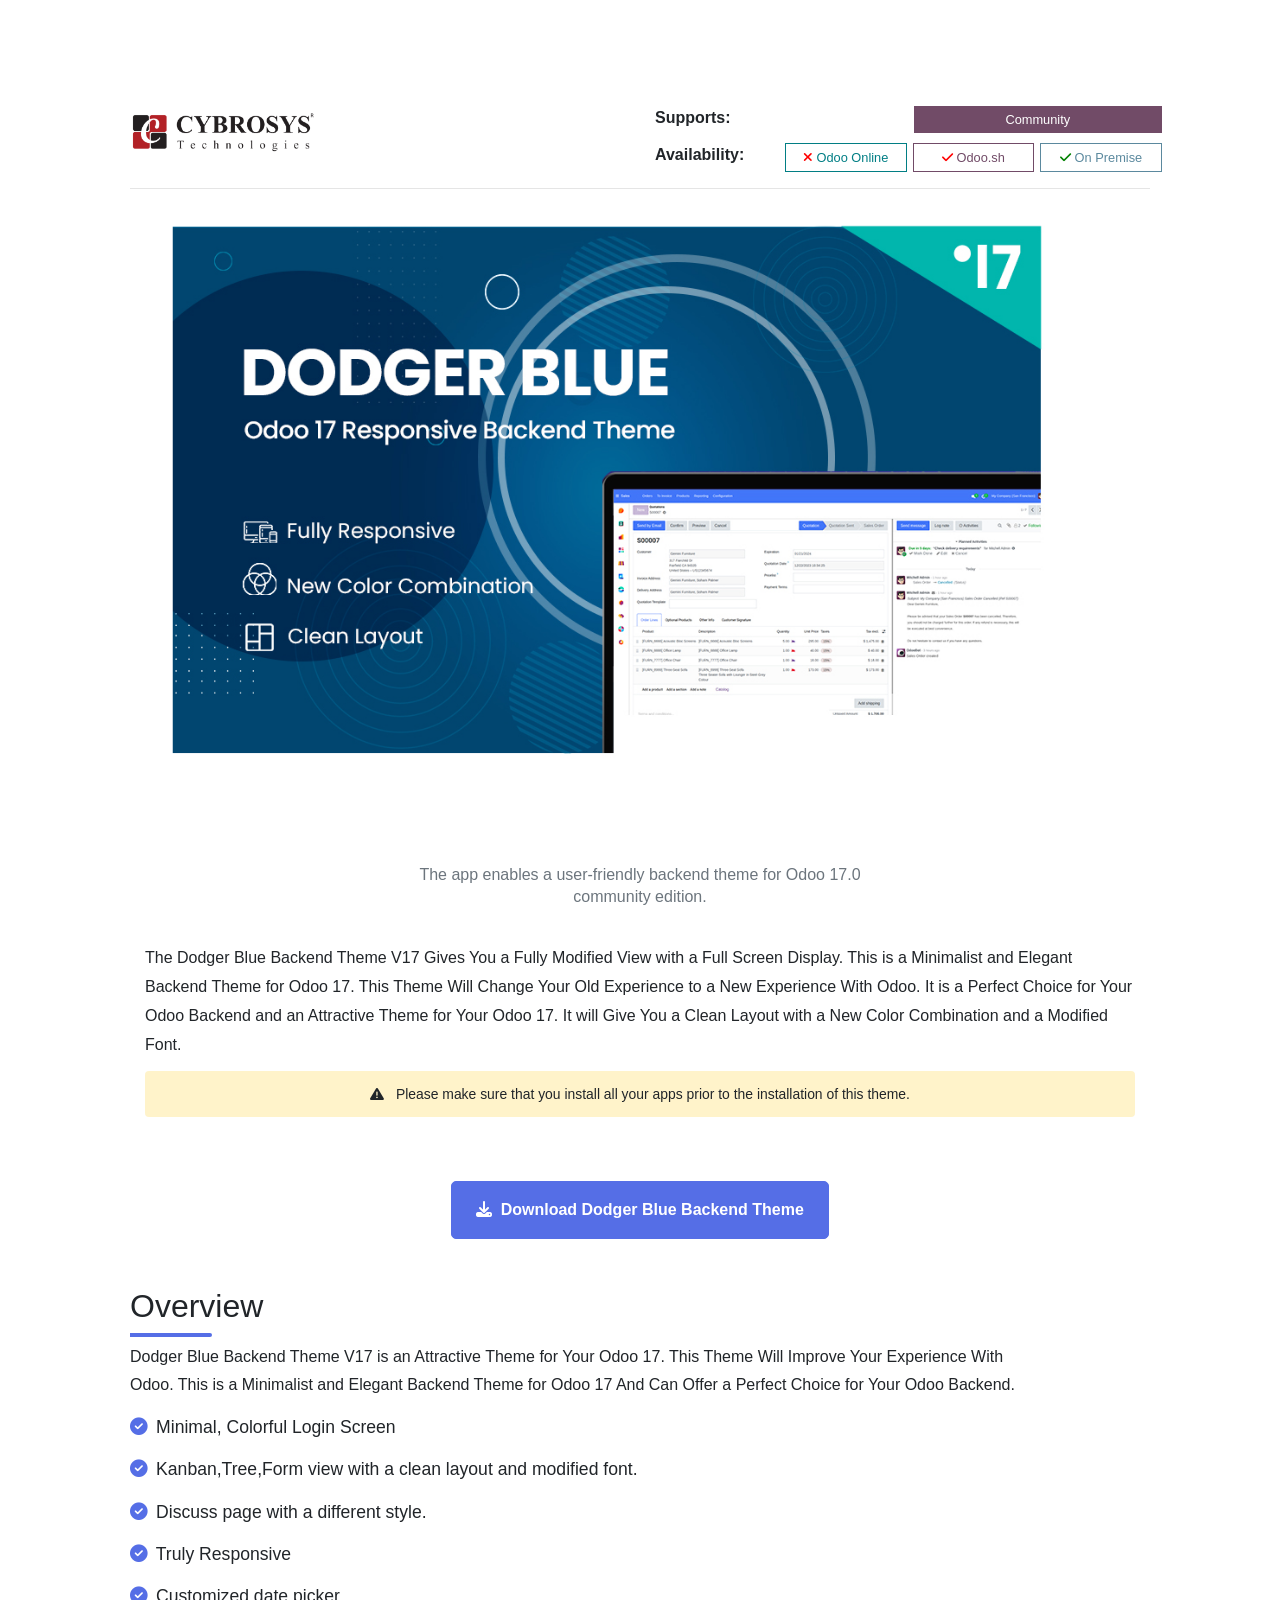
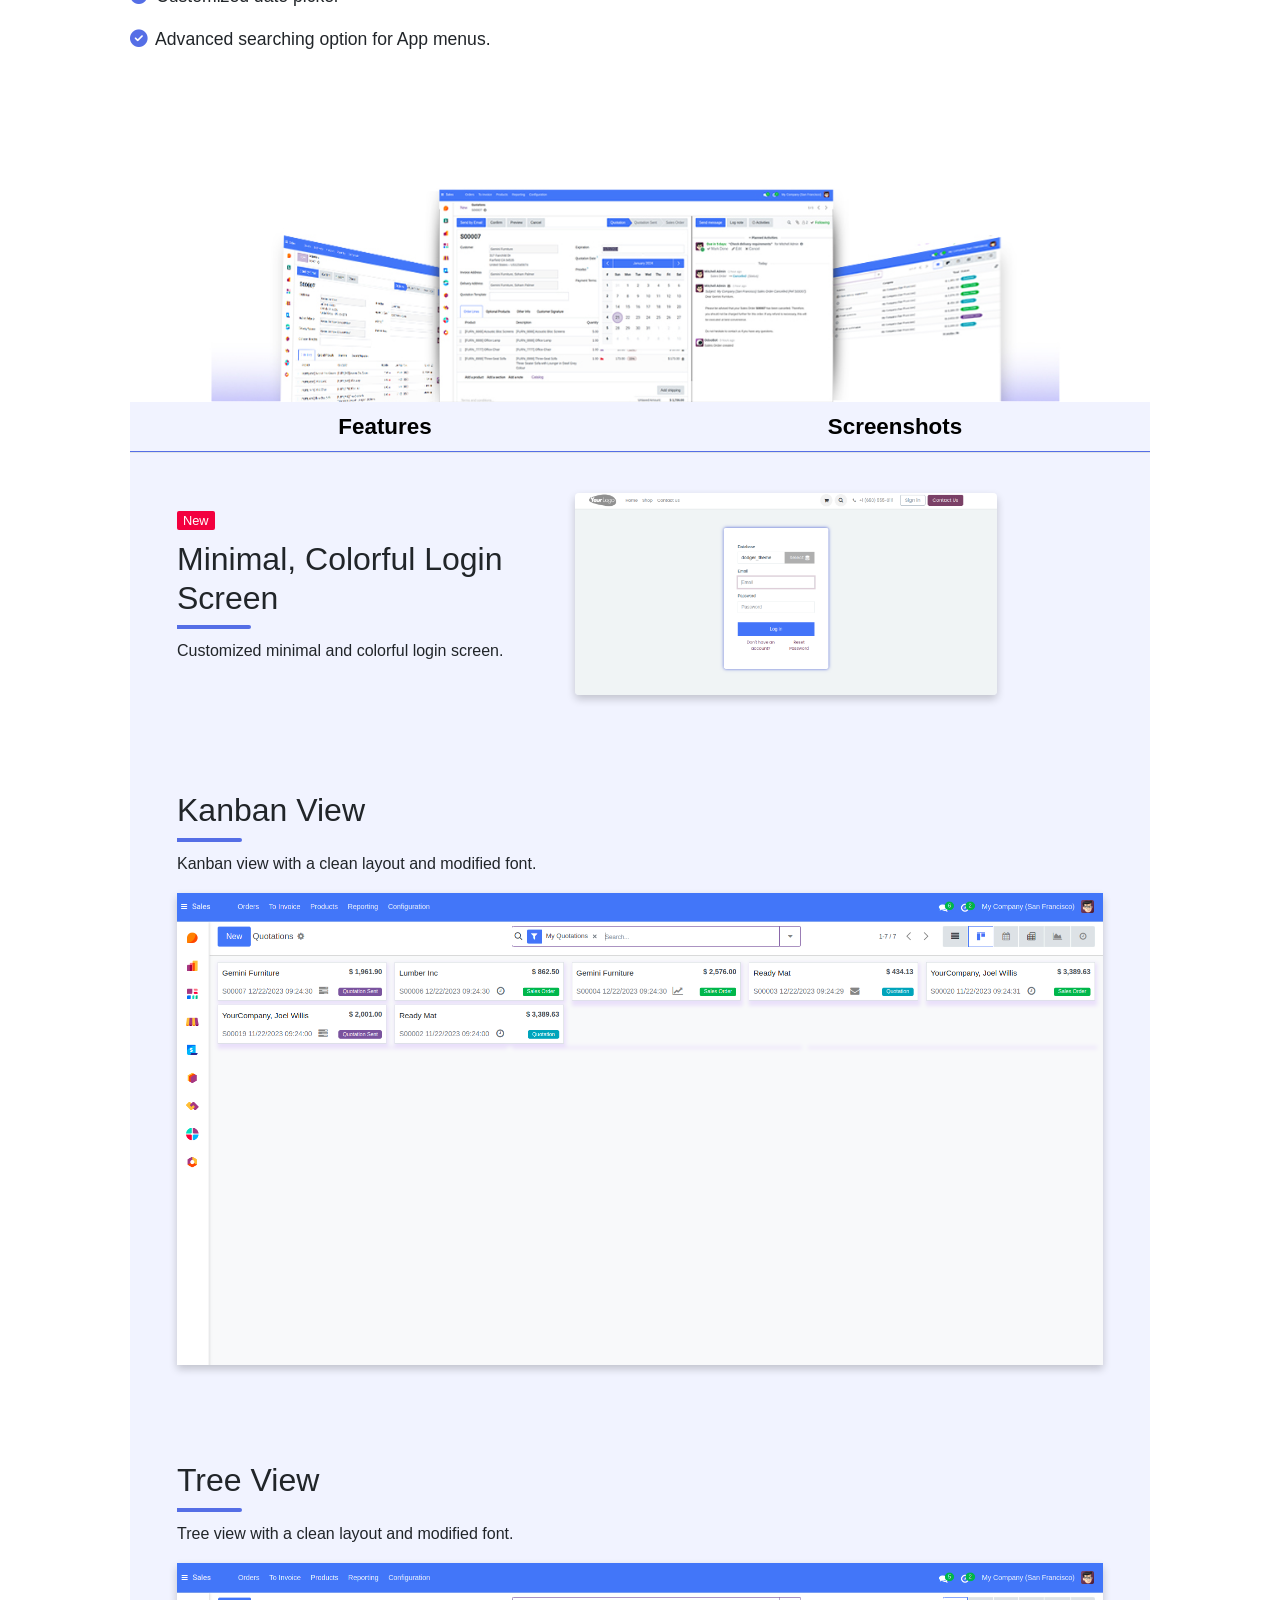
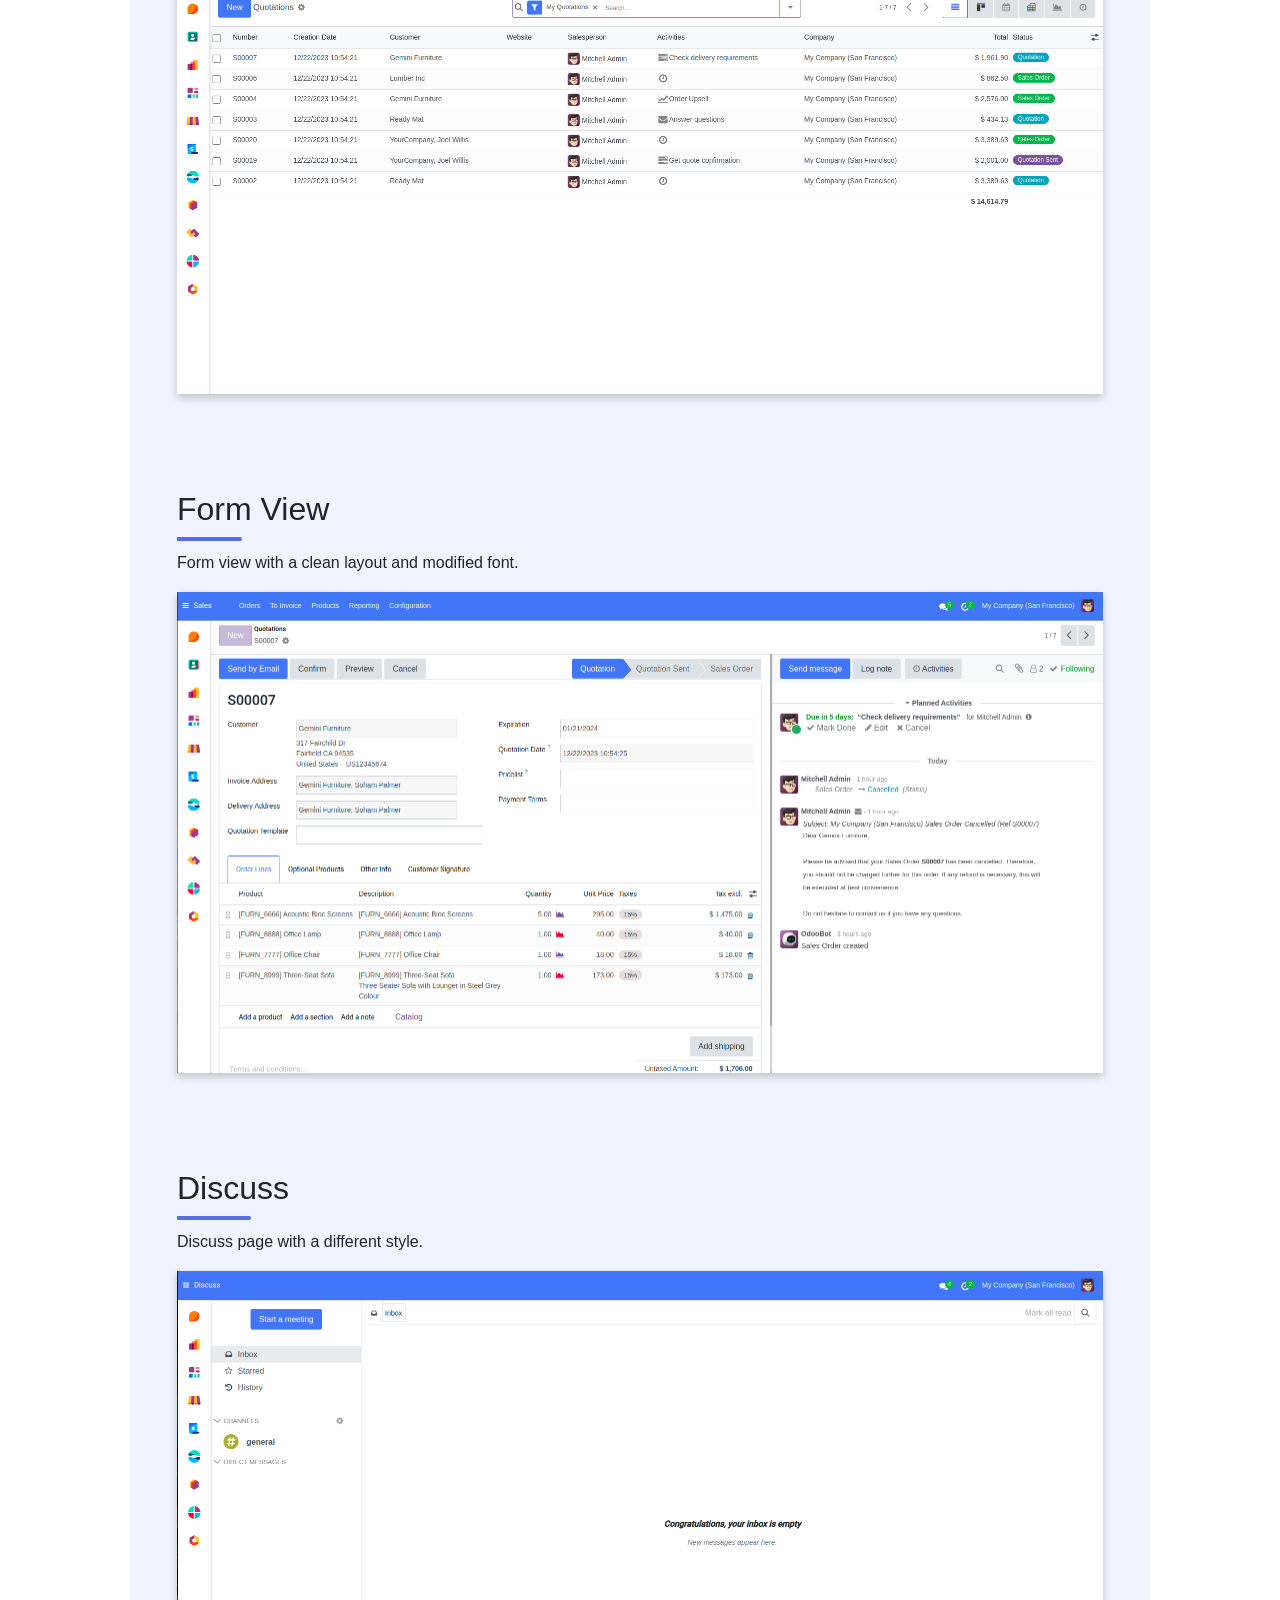
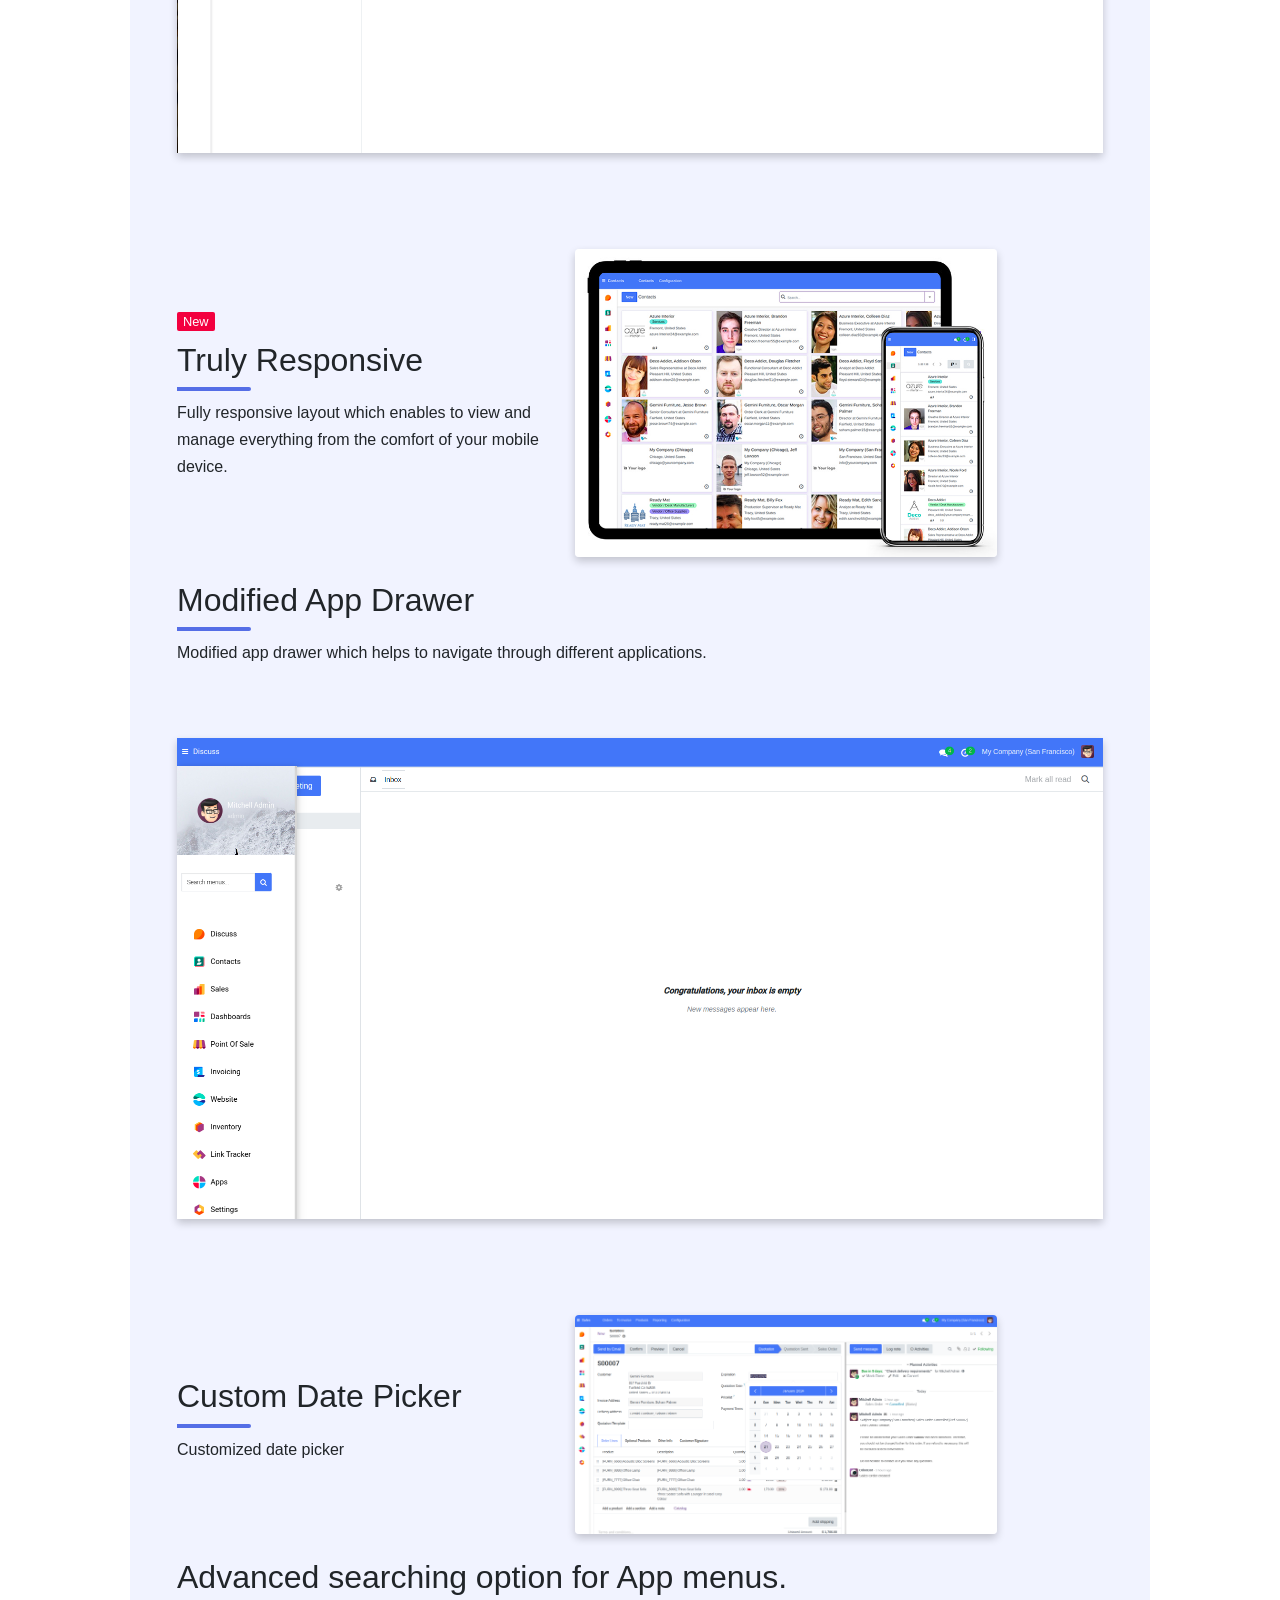
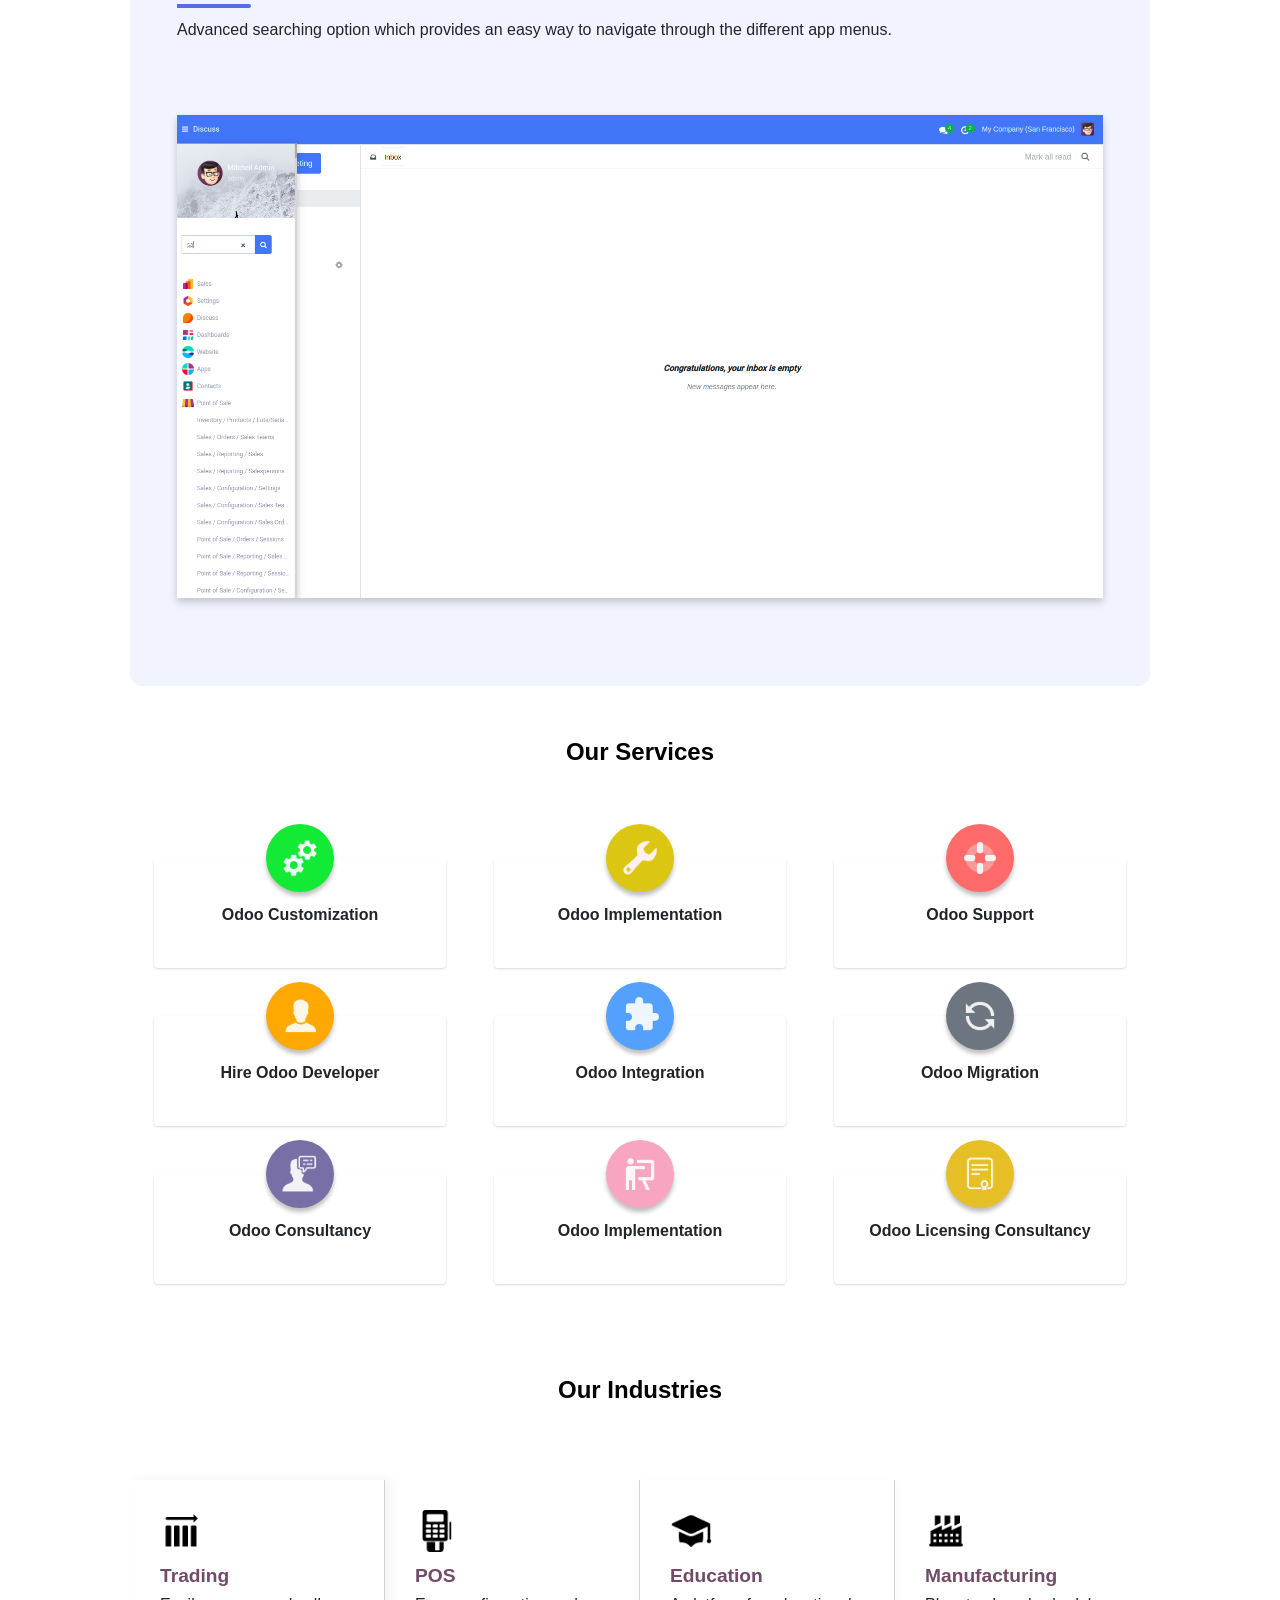
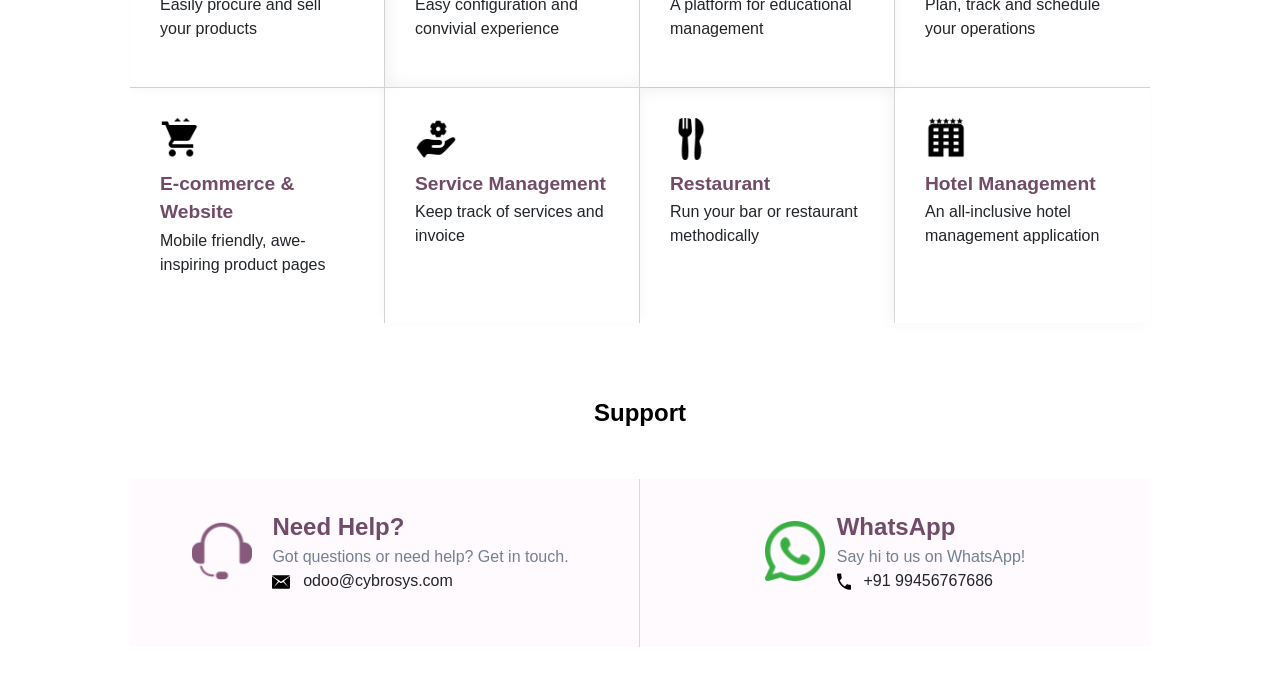
<file: dodger_blue/static/description/index.html>
<!DOCTYPE html>
<html lang="en">

<head>
    <meta charset="UTF-8">
    <meta name="viewport" content="width=device-width, initial-scale=1.0">
    <link rel="stylesheet" href="https://cdn.jsdelivr.net/npm/bootstrap@4.0.0/dist/css/bootstrap.min.css"
          integrity="sha384-Gn5384xqQ1aoWXA+058RXPxPg6fy4IWvTNh0E263XmFcJlSAwiGgFAW/dAiS6JXm" crossorigin="anonymous">
    <link rel="stylesheet" href="https://cdnjs.cloudflare.com/ajax/libs/font-awesome/6.2.1/css/all.min.css">
    <link rel="preconnect" href="https://fonts.googleapis.com">
    <link rel="preconnect" href="https://fonts.gstatic.com" crossorigin>
    <link href="https://fonts.googleapis.com/css2?family=Inter:wght@400;500;600;700;800&display=swap" rel="stylesheet">
    <title>Dodger Blue</title>

    <style>

        @media screen and (max-width: 1200px) {
      .supports-enterprise {
        width:99% !important;
      }
    }

    </style>

</head>
<body class="">
<div id="wrapwrap" class="loempia_themes_page o_footer_effect_enable">

    <main style="padding-top: 95.8px;">
        <div id="wrap" itemscope="" itemtype="http://schema.org/SoftwareApplication" class="js_apps auto_pop">
            <div class="container apps_page">
                <div id="module-description">
                    <div class="container loempia_srt_container">
                        <div class="container">
                            <div class="oe_styling_v8">
                                <div class="container">
                                    <div class="supports">
                                        <div class="row justify-content-between">
                                            <div class="col-4">
                                                <div class="my-3">
                                                    <img src="images/Cybrosys R.png"
                                                         style="width:auto !important; height:40px !important">
                                                </div>
                                            </div>
                                            <div class="col-6">
                                                <div class="row" style="margin-top:10px;">
                                                    <div class="col">
                                                        <span><b>Supports: </b></span>
                                                    </div>
                                                    <div class="text-center col"
                                                         style="background-color:#714b67 !important; font-size:0.8rem !important; color:#fff !important; font-weight:500 !important; padding:4px !important; margin:0 3px !important; border-radius:0px !important; min-width:120px !important">
                                                        Community
                                                    </div>
                                                </div>
                                                <div class="row" style="margin-top:10px;">
                                                    <div class="col">
                                                        <span><b>Availability: </b></span>
                                                    </div>
                                                    <div class="text-center col"
                                                         style="border: 1px solid #017E84; font-size:0.8rem !important; color:#017E84 !important; font-weight:500 !important; padding:4px !important; margin:0 3px !important; border-radius:0px !important; min-width:120px !important">
                                                        <i class="fa fa-times" style="color: red;"></i> Odoo Online
                                                    </div>
                                                    <div class="text-center col"
                                                         style="font-size:0.8rem !important; border:1px solid #714b67; color:#714b67 !important; font-weight:500 !important; padding:4px !important; margin:0 3px !important; border-radius:0px !important; min-width:120px !important">
                                                        <i class="fa fa-check" style="color: red;"></i> Odoo.sh
                                                    </div>
                                                    <div class="text-center col"
                                                         style="font-size:0.8rem !important; color:#5B899E !important; border:1px solid #5B899E; font-weight:500 !important; padding:4px !important; margin:0 3px !important; border-radius:0px !important; min-width:120px !important">
                                                        <i class="fa fa-check" style="color: green;"></i> On Premise
                                                    </div>
                                                </div>
                                            </div>
                                        </div>
                                    </div>
                                    <hr/>
                                    <div class="container">
                                            <div>
                                                <img src="images/template02.jpg" alt="" width="100%">
                                            </div>
                                        </div>

                                    <!-- SHORT DESCRIPTION -->
                                    <br/>
                                    <br/>
                                    <div class="container">
                                        <div class="row my-4">
                                            <div class="col-lg-12 d-flex justify-content-center align-items-center">

                                                <h6 class="text-muted text-center w-50" style="line-height: 22px;">
                                                    The
                                                    app enables a user-friendly backend
                                                    theme for Odoo 17.0 community edition.</h6>
                                            </div>
                                        </div>
                                    </div>
                                    <!-- END OF SHORT DESCRIPTION -->
                                    <!-- FEATURE ICONS -->
                                    <div class="col-lg-12 d-flex flex-column justify-content-center">
                                        <p class="my-1 " style="line-height: 1.8;">
                                            The Dodger Blue Backend Theme V17 Gives You a Fully Modified View with
                                            a Full Screen Display.
                                            This is a Minimalist and Elegant Backend Theme for Odoo 17.
                                            This Theme Will Change Your Old Experience to a New Experience
                                            With Odoo.
                                            It is a Perfect Choice for Your Odoo Backend and an Attractive
                                            Theme for Your Odoo 17.
                                            It will Give You a Clean Layout with a New Color Combination and
                                            a Modified Font.
                                        </p>
                                        <div class="mt-2">
                                            <div class="alert " role="alert"
                                                 style="width: 100%; text-align: center; background-color: #ffeca79a;font-size: 0.87rem !important;padding: 0.7rem !important;">
                                                <i class="fa fa-exclamation-triangle mr-2"
                                                   aria-hidden="true"></i>
                                                Please make sure that you install all your apps prior to the
                                                installation of this theme.
                                            </div>
                                        </div>
                                        <div style="text-align: center;">
                                            <div class="col-lg-12 text-center mt-5">
                                                <a href="https://apps.odoo.com/apps/themes/17.0/dodger_blue/"
                                                   style="background-color:#556EE6 !important;border: 1px solid #556EE6; color:#fff ; font-weight: 600; padding: 16px 24px; margin: 0 5px; border-radius: 5px; text-decoration: none; display: inline-block; transition: background-color 0.3s ease-in-out;">
                                                    <i class="fa fa-download mr-1"></i> Download Dodger Blue
                                                    Backend Theme
                                                </a>
                                                <br>
                                            </div>
                                        </div>
                                    </div>
                                    <div class="row m-0">
                                        <div class="my-4 py-3">
                                            <h2 class="my-2">Overview</h2>

                                            <div style="width: 8% !important;height: 4px
                                                            !important;background-color: #556EE6
                                                            !important;border-radius: 0px 6px 6px 0px!important;
                                                            margin-bottom: 0.4rem;"></div>
                                            <p
                                                    style="line-height: 1.7 !important;font-size: 1rem;width: 90% !important;">
                                                Dodger Blue
                                                Backend Theme V17 is an Attractive Theme for Your Odoo
                                                17.
                                                This Theme Will Improve Your Experience With
                                                Odoo.
                                                This is a Minimalist and Elegant Backend Theme for Odoo
                                                17
                                                And Can Offer a Perfect Choice for Your Odoo Backend.
                                            </p>
                                            <ul class="p-0 my-3 list-unstyled" style="list-style: none!important; ">
                                                <li class="mb-3"><span
                                                        style="font-size: 1.1rem;font-weight: 500;max-width: 80%;color: #212529 !important; margin-bottom: 1rem !important;"><i
                                                        class="fa fa-check-circle"
                                                        style="color: #556EE6 !important;margin-right: 0.2rem;"></i>
                                                                        Minimal, Colorful Login Screen</span>
                                                </li>
                                                <li class="mb-3"><span
                                                        style="font-size: 1.1rem;font-weight: 500;max-width: 80%;color: #212529 !important; margin-bottom: 1rem !important;"><i
                                                        class="fa fa-check-circle"
                                                        style="color: #556EE6 !important; margin-right: 0.2rem;"></i>
                                                                        Kanban,Tree,Form view with a clean layout and modified font.</span>
                                                </li>
                                                <li class="mb-3"><span
                                                        style="font-size: 1.1rem;font-weight: 500;max-width: 80%;color: #212529 !important; margin-bottom: 1rem !important;"><i
                                                        class="fa fa-check-circle"
                                                        style="color: #556EE6 !important;margin-right: 0.2rem;"></i>

                                                                        Discuss page with a different style.</span>
                                                </li>
                                                <li class="mb-3"><span
                                                        style="font-size: 1.1rem;font-weight: 500;max-width: 80%;color: #212529 !important; margin-bottom: 1rem !important;"><i
                                                        class="fa fa-check-circle"
                                                        style="color: #556EE6 !important;margin-right: 0.2rem;"></i>
                                                                        Truly Responsive</span></li>
                                                <li class="mb-3"><span
                                                        style="font-size: 1.1rem;font-weight: 500;max-width: 80%;color: #212529 !important; margin-bottom: 1rem !important;"><i
                                                        class="fa fa-check-circle"
                                                        style="color: #556EE6 !important;margin-right: 0.2rem;"></i>
                                                                        Customized date picker</span></li>
                                                <li class="mb-3"><span
                                                        style="font-size: 1.1rem;font-weight: 500;max-width: 80%;color: #212529;"><i
                                                        class="fa fa-check-circle"
                                                        style="color: #556EE6 !important;margin-right: 0.2rem;"></i>
                                                                        Advanced searching option for App menus.</span>
                                                </li>
                                            </ul>
                                        </div>
                                    </div>

                                    <!-- END OF FEATURE ICONS -->
                                    <div class="container p-0">
                                        <img src="images/template01.jpg" class="img-responsive"
                                             width="100% !important"
                                             height="auto !important">
                                    </div>
                                    <div class="container mb-5 p-0"
                                         style="background-color: #f1f3fff8 !important;border-radius: 0px 0px 12px 12px;">
                                        <ul class="nav nav-tabs d-flex justify-content-around list-unstyled"
                                            style="list-style:none !important; ">
                                            <li class="col text-center p-1 py-2"
                                                style="border-bottom: 1px solid #556EE6 !important;"><a
                                                    data-toggle="tab" href="#tab1"
                                                    style="color: #000;font-weight: 600;  text-decoration: none;font-size: 1.4rem;">Features</a>
                                            </li>
                                            <li class="col text-center p-1 py-2"
                                                style="border-bottom: 1px solid #556EE6 !important;"><a
                                                    data-toggle="tab" href="#tab2"
                                                    style="color: #000;font-weight: 600;  text-decoration: none !important;font-size: 1.4rem;">

                                                Screenshots</a></li>
                                        </ul>

                                        <div class="tab-content overflow-hidden" style="overflow: hidden;">
                                            <div id="tab1" class="tab-pane fade in active show">
                                                <div class="col-mg-12 active" style="padding: 1rem 2rem;">


                                                    <div class="row m-0 align-items-center py-4 ">
                                                        <div class="col-lg-5">
                                                                <span class=" mb-3"
                                                                      style="background-color:#f3003f !important;border-radius: 2px !important;font-size:0.8rem;color:#fff !important;padding: 2px 6px;">New</span>
                                                            <h2 class="my-2">Minimal, Colorful Login Screen</h2>
                                                            <div
                                                                    style="width: 20% !important;height: 4px !important;background-color: #556EE6 !important;border-radius: 0px 6px 6px 0px!important; margin-bottom: 0.4rem;">
                                                            </div>

                                                            <p
                                                                    style=" font-size: 1rem;line-height: 1.7;margin-top: 0.5rem;">
                                                                Customized minimal and colorful login screen.</p>


                                                        </div>
                                                        <div class="col-lg-7">
                                                            <div>
                                                                <img src="./images/login_page.png" width="80%"
                                                                     height="auto"
                                                                     class="img-responsive rounded"
                                                                     style="box-shadow: 0 4px 8px rgba(0, 0, 0, 0.2) !important;">
                                                            </div>

                                                        </div>
                                                    </div>
                                                    <div
                                                            class="row align-items-center py-4 position-relative m-0 my-5">
                                                        <div class="col-12">
                                                            <h2 class="mb-2">Kanban View</h2>
                                                            <div
                                                                    style="width: 7% !important;height: 4px !important;background-color: #556EE6 !important;border-radius: 0px 6px 6px 0px!important; margin-bottom: 0.4rem !important;">
                                                            </div>
                                                            <p
                                                                    style=" font-size: 1rem;line-height: 1.7; margin-top: 0.5rem;">
                                                                Kanban view with a clean layout and modified font.

                                                            </p>


                                                        </div>
                                                        <div class="col-lg-12">
                                                            <img src="./images/kanban.png?720ba0a"
                                                                 width="100%" height="auto"
                                                                 class="img-responsive position-relative"
                                                                 style="box-shadow: 0 4px 8px rgba(0, 0, 0, 0.2)!important;"/>

                                                        </div>
                                                    </div>
                                                    <div
                                                            class="row align-items-center py-4 position-relative m-0 my-5">
                                                        <div class="col-12">
                                                            <h2 class="mb-2">Tree View</h2>
                                                            <div
                                                                    style="width: 7% !important;height: 4px !important;background-color: #556EE6 !important;border-radius: 0px 6px 6px 0px!important; margin-bottom: 0.4rem !important;">
                                                            </div>
                                                            <p
                                                                    style=" font-size: 1rem;line-height: 1.7; margin-top: 0.5rem;">
                                                                Tree view with a clean layout and
                                                                modified font.
                                                            </p>
                                                        </div>
                                                        <div class="col-lg-12">
                                                            <img src="./images/tree_views.png?720ba0a"
                                                                 width="100%" height="auto"
                                                                 class="img-responsive position-relative"
                                                                 style="box-shadow: 0 4px 8px rgba(0, 0, 0, 0.2)!important;"/>
                                                        </div>
                                                    </div>
                                                    <div
                                                            class="row align-items-center py-4 position-relative m-0 my-5">
                                                        <div class="col-12">
                                                            <h2 class="mb-2">Form View</h2>
                                                            <div
                                                                    style="width: 7% !important;height: 4px !important;background-color: #556EE6 !important;border-radius: 0px 6px 6px 0px!important; margin-bottom: 0.4rem !important;">
                                                            </div>
                                                            <p
                                                                    style=" font-size: 1rem;line-height: 1.7; margin-top: 0.5rem;">
                                                                Form view with a clean layout and
                                                                modified font.
                                                            </p>
                                                        </div>
                                                        <div class="col-lg-12">
                                                            <img src="./images/form_views.png?720ba0a"
                                                                 width="100%" height="auto"
                                                                 class="img-responsive position-relative"
                                                                 style="box-shadow: 0 4px 8px rgba(0, 0, 0, 0.2)!important;"/>
                                                        </div>
                                                    </div>
                                                    <div
                                                            class="row align-items-center py-4  position-relative m-0 my-5">
                                                        <div class="col-lg-12">
                                                            <h2 class="mb-2">
                                                                Discuss</h2>
                                                            <div
                                                                    style="width: 8% !important;height: 4px !important;background-color: #556EE6 !important;border-radius: 0px 6px 6px 0px!important; margin-bottom: 0.4rem;">
                                                            </div>
                                                            <p
                                                                    style=" font-size: 1rem;line-height: 1.7; margin-top: 0.5rem;">
                                                                Discuss page with a different style.</p>
                                                        </div>
                                                        <div class="col-lg-12">
                                                            <img class="" src="./images/discuss_desktop.png"
                                                                 width="100%"
                                                                 height="auto" class="img-responsive"
                                                                 style="box-shadow: 0 4px 8px rgba(0, 0, 0, 0.2) !important;">
                                                        </div>
                                                    </div>
                                                    <div class="row m-0 align-items-center py-4 ">
                                                        <div class="col-lg-5">
                                                                <span class=" mb-3"
                                                                      style="background-color:#f3003f !important;border-radius: 2px !important;font-size:0.8rem;color:#fff !important;padding: 2px 6px;">New</span>
                                                            <h2 class="my-2">Truly Responsive</h2>
                                                            <div
                                                                    style="width: 20% !important;height: 4px !important;background-color: #556EE6 !important;border-radius: 0px 6px 6px 0px!important; margin-bottom: 0.4rem;">
                                                            </div>
                                                            <p
                                                                    style=" font-size: 1rem;line-height: 1.7;margin-top: 0.5rem;">
                                                                Fully responsive layout which enables to view and manage
                                                                everything from the comfort of your mobile device.</p>
                                                        </div>
                                                        <div class="col-lg-7">
                                                            <div>
                                                                <img src="./images/responsive_page.jpg" width="80%"
                                                                     height="auto"
                                                                     class="img-responsive rounded"
                                                                     style="box-shadow: 0 4px 8px rgba(0, 0, 0, 0.2) !important;">
                                                            </div>
                                                        </div>
                                                    </div>
                                                    <div class="col-12">
                                                        <h2 class="mb-2">Modified App Drawer</h2>
                                                        <div
                                                                style="width: 8% !important;height: 4px !important;background-color: #556EE6 !important;border-radius: 0px 6px 6px 0px!important; margin-bottom: 0.4rem;">
                                                        </div>
                                                        <p
                                                                style=" font-size: 1rem;line-height: 1.7 !important; margin-top: 0.5rem;">
                                                            Modified app drawer which helps to navigate through
                                                            different applications.</p>
                                                    </div>
                                                    <div class="col-lg-12">
                                                        <div
                                                                class="row align-items-center py-4 position-relative m-0 my-5">
                                                            <img src="./images/app_drawer1.png" width="100%"
                                                                 height="auto"
                                                                 class="img-responsive " style="box-shadow: 0 4px 8px rgba(0, 0, 0, 0.2)!important;
                                                                  ">
                                                        </div>
                                                    </div>
                                                    <div class="row m-0 align-items-center py-4 ">
                                                        <div class="col-lg-5">
                                                            <h2 class="my-2">Custom Date Picker</h2>
                                                            <div
                                                                    style="width: 20% !important;height: 4px !important;background-color: #556EE6 !important;border-radius: 0px 6px 6px 0px!important; margin-bottom: 0.4rem;">
                                                            </div>
                                                            <p
                                                                    style=" font-size: 1rem;line-height: 1.7;margin-top: 0.5rem;">
                                                                Customized date picker</p>
                                                        </div>
                                                        <div class="col-lg-7">
                                                            <div>
                                                                <img src="./images/custom_date_picker.png" width="80%"
                                                                     height="auto"
                                                                     class="img-responsive rounded"
                                                                     style="box-shadow: 0 4px 8px rgba(0, 0, 0, 0.2) !important;">
                                                            </div>
                                                        </div>
                                                    </div>
                                                    <div class="col-12">
                                                        <h2 class="mb-2">Advanced searching option for App menus.</h2>
                                                        <div
                                                                style="width: 8% !important;height: 4px !important;background-color: #556EE6 !important;border-radius: 0px 6px 6px 0px!important; margin-bottom: 0.4rem;">
                                                        </div>
                                                        <p
                                                                style=" font-size: 1rem;line-height: 1.7 !important; margin-top: 0.5rem;">
                                                            Advanced searching option which provides an easy way to
                                                            navigate through the different app menus.</p>
                                                    </div>
                                                    <div class="col-lg-12">
                                                        <div
                                                                class="row align-items-center py-4 position-relative m-0 my-5">
                                                            <img src="./images/search_page.png" width="100%"
                                                                 height="auto"
                                                                 class="img-responsive " style="box-shadow: 0 4px 8px rgba(0, 0, 0, 0.2)!important;
                                                                  ">
                                                        </div>
                                                    </div>
                                                </div>
                                            </div>
                                            <div id="tab2" class="tab-pane fade">
                                                <div class="col-mg-12 d-flex align-items-center flex-column active
                                                        justify-content-center" style="padding: 1rem 2rem;">
                                                    <div class="mb-3" style="max-width: 90%;">
                                                        <div class="d-flex align-items-center gap-2 my-3"> <span
                                                                style="margin-right: 0.4rem !important;    font-size: 1rem;
                                                                           font-weight: 400;
                                                                                color: #f3003f;">01</span>
                                                            <p class="m-0 bold"
                                                               style="font-weight: 500 !important;color: #212529 !important;">

                                                                Custom Login</p>
                                                        </div>
                                                        <img src="./images/login_page.png" width="100%" height="auto"
                                                             class="img-responsive"
                                                             style="box-shadow: 0 4px 8px rgba(0, 0, 0, 0.2)!important;">
                                                    </div>
                                                    <div class="mb-3" style="max-width: 90%;">
                                                        <div class="d-flex align-items-center gap-2 my-3"> <span
                                                                style="margin-right: 0.4rem !important;    font-size: 1rem;
                                                                font-weight: 400;
                                                                     color: #f3003f;">02</span>
                                                            <p class="m-0 bold"
                                                               style="font-weight: 500 !important;color: #212529 !important; ">
                                                                Discuss</p>
                                                        </div>
                                                        <img src="./images/discuss_desktop.png" width="100%"
                                                             height="auto"
                                                             class="img-responsive">
                                                    </div>
                                                    <div class="mb-3" style="max-width: 90%;">
                                                        <div class="d-flex align-items-center gap-2 my-3"> <span
                                                                style="margin-right: 0.4rem !important;    font-size: 1rem;
                                                            font-weight: 400;
                                                                 color: #f3003f;">03</span>
                                                            <p class="m-0 bold"
                                                               style="font-weight: 500 !important;color: #212529 !important;">

                                                                Responsive Layout
                                                            </p>
                                                        </div>
                                                        <img src="./images/responsive_page.jpg" width="100%"
                                                             height="auto"
                                                             class="img-responsive"
                                                             style="box-shadow: 0 4px 8px rgba(0, 0, 0, 0.2)!important;">
                                                    </div>
                                                    <div class="mb-3" style="max-width: 90%;">
                                                        <div class="d-flex align-items-center gap-2 my-3"> <span
                                                                style="margin-right: 0.4rem !important;    font-size: 1rem;
                                                            font-weight: 400;
                                                                 color: #f3003f;">04</span>
                                                            <p class="m-0 bold"
                                                               style="font-weight: 500 !important;color: #212529 !important; ">
                                                                Custom App Drawer
                                                            </p>
                                                        </div>
                                                        <img src="./images/app_drawer1.png" width="100%"
                                                             height="auto"
                                                             class="img-responsive"
                                                             style="box-shadow: 0 4px 8px rgba(0, 0, 0, 0.2)!important;">
                                                    </div>
                                                    <div class="mb-3" style="max-width: 90%;">
                                                        <div class="d-flex align-items-center gap-2 my-3"> <span
                                                                style="margin-right: 0.4rem !important;    font-size: 1rem;
                                                            font-weight: 400;
                                                                 color: #f3003f;">05</span>
                                                            <p class="m-0 bold"
                                                               style="font-weight: 500 !important;color: #212529 !important; ">
                                                                Custom Search option
                                                            </p>
                                                        </div>
                                                        <img src="./images/search_page.png" width="100%"
                                                             height="auto" class="img-responsive"
                                                             style="box-shadow: 0 4px 8px rgba(0, 0, 0, 0.2)!important;">
                                                    </div>
                                                    <div class="mb-3" style="max-width: 90%;">
                                                        <div class="d-flex align-items-center gap-2 my-3"> <span
                                                                style="margin-right: 0.4rem !important;    font-size: 1rem;
                                                            font-weight: 400;
                                                                 color: #f3003f;">06</span>
                                                            <p class="m-0 bold"
                                                               style="font-weight: 500 !important;color: #212529 !important;">
                                                                Custom Date Picker
                                                            </p>
                                                        </div>
                                                        <img src="./images/custom_date_picker.png" width="100%"
                                                             height="auto"
                                                             class="img-responsive"
                                                             style="box-shadow: 0 4px 8px rgba(0, 0, 0, 0.2)!important;">
                                                    </div>
                                                    <div class="mb-3" style="max-width: 90%;">
                                                        <div class="d-flex align-items-center gap-2 my-3"> <span
                                                                style="margin-right: 0.4rem !important;    font-size: 1rem;
                                                            font-weight: 400;
                                                                 color: #f3003f;">07</span>
                                                            <p class="m-0 bold"
                                                               style="font-weight: 500 !important;color: #212529 !important;">
                                                                Tree View
                                                            </p>
                                                        </div>
                                                        <img src="./images/tree_views.png"
                                                             width="100%"
                                                             height="auto" class="img-responsive"
                                                             style="box-shadow: 0 4px 8px rgba(0, 0, 0, 0.2)!important;">
                                                    </div>
                                                    <div class="mb-3" style="max-width: 90%;">
                                                        <div class="d-flex align-items-center gap-2 my-3"> <span
                                                                style="margin-right: 0.4rem !important;    font-size: 1rem;
                                                            font-weight: 400;
                                                                 color: #f3003f;">08</span>
                                                            <p class="m-0 bold"
                                                               style="font-weight: 500 !important;color: #212529 !important;">
                                                                Form View

                                                            </p>
                                                        </div>
                                                        <img src="./images/form_views.png" width="100%" height="auto"
                                                             class="img-responsive"
                                                             style="box-shadow: 0 4px 8px rgba(0, 0, 0, 0.2)!important;">
                                                    </div>
                                                    <div class="mb-3" style="max-width: 90%;">
                                                        <div class="d-flex align-items-center gap-2 my-3"> <span
                                                                style="margin-right: 0.4rem !important;    font-size: 1rem;
                                                            font-weight: 400;
                                                                 color: #f3003f;">09</span>
                                                            <p class="m-0 bold"
                                                               style="font-weight: 500 !important;color: #212529 !important;">
                                                                Kanban View
                                                            </p>
                                                        </div>
                                                        <img src="./images/kanban.png" width="100%"
                                                             height="auto"
                                                             class="img-responsive"
                                                             style="box-shadow: 0 4px 8px rgba(0, 0, 0, 0.2)!important;">
                                                    </div>
                                                </div>
                                            </div>

                                        </div>
                                    </div>
                                </div>
                                <!-- OUR SERVICES -->
                                <div class="container mt-5">
                                    <div
                                            class="col-lg-12 d-flex flex-column justify-content-center align-items-center mt-4">
                                        <p class="m-0"
                                           style="font-weight: 600; font-size: 24px; color:#000 !important">Our
                                            Services</p>
                                    </div>
                                </div>
                                <div class="container my-5">
                                    <div class="row py-3 m-0">
                                        <div class="col-md-4 col-sm-6 px-4 py-4">
                                            <div
                                                    style="background-color: #fff; padding: 25px; text-align: center;  box-shadow: rgba(0, 0, 0, 0.1) 0px 1px 3px 0px, rgba(0, 0, 0, 0.06) 0px 1px 2px 0px !important; position: relative;border-radius: 4px;">
                                                <div
                                                        style="position: absolute; top: 0%; left: 50%; transform: translate(-50%, -50%);">
                                                    <div
                                                            style="background-color:#13EA36 ; border-radius: 50%; padding: 15px;    width: 68px;
                                                            height: 68px; display: inline-block; box-shadow:0px 4px 4px rgba(0, 0, 0, 0.25);">
                                                        <img src="assets/icons/cogs.png" alt="service-icon" width="38px"
                                                             height="auto">
                                                    </div>
                                                </div>
                                                <p style="margin-top: 20px; font-weight: bold;">Odoo Customization
                                                </p>

                                            </div>
                                        </div>
                                        <div class="col-md-4 col-sm-6 px-4 py-4">
                                            <div
                                                    style="background-color: #fff; padding: 25px; text-align: center; box-shadow: rgba(0, 0, 0, 0.1) 0px 1px 3px 0px, rgba(0, 0, 0, 0.06) 0px 1px 2px 0px; position: relative;border-radius: 4px;">

                                                <div
                                                        style="position: absolute; top: 0%; left: 50%; transform: translate(-50%, -50%);">
                                                    <div
                                                            style="background-color:#DBC711; border-radius: 50%; padding: 15px;    width: 68px;
                                                            height: 68px; display: inline-block; box-shadow:0px 4px 4px rgba(0, 0, 0, 0.25);">
                                                        <img src="assets/icons/wrench.png" alt="service-icon"
                                                             width="38px"
                                                             height="auto">
                                                    </div>
                                                </div>
                                                <p style="margin-top: 20px; font-weight: bold;">Odoo Implementation
                                                </p>

                                            </div>
                                        </div>
                                        <div class="col-md-4 col-sm-6 px-4 py-4">
                                            <div
                                                    style="background-color: #fff; padding: 25px; text-align: center;  box-shadow: rgba(0, 0, 0, 0.1) 0px 1px 3px 0px, rgba(0, 0, 0, 0.06) 0px 1px 2px  !important; position: relative; border-radius: 4px;">

                                                <div
                                                        style="position: absolute; top: 0%; left: 50%; transform: translate(-50%, -50%) !important;">
                                                    <div
                                                            style="background-color:#FF6B6B ; border-radius: 50%; padding: 15px;    width: 68px;
                                                            height: 68px; display: inline-block; box-shadow:0px 4px 4px rgba(0, 0, 0, 0.25) !important;">
                                                        <img src="assets/icons/lifebuoy.png" alt="service-icon"
                                                             width="38px" height="auto">
                                                    </div>
                                                </div>
                                                <p style="margin-top: 20px; font-weight: bold;">Odoo Support</p>

                                            </div>
                                        </div>
                                        <div class="col-md-4 col-sm-6 px-4 py-4">
                                            <div
                                                    style="background-color: #fff; padding: 25px; text-align: center; box-shadow: rgba(0, 0, 0, 0.1) 0px 1px 3px 0px, rgba(0, 0, 0, 0.06) 0px 1px 2px 0px !important; position: relative; border-radius: 4px;">

                                                <div
                                                        style="position: absolute; top: 0%; left: 50%; transform: translate(-50%, -50%) !important;">
                                                    <div
                                                            style="background-color:#FFA801 ; border-radius: 50%; padding: 15px;    width: 68px;
                                                            height: 68px; display: inline-block; box-shadow:0px 4px 4px rgba(0, 0, 0, 0.25) !important;">
                                                        <img src="assets/icons/user.png" alt="service-icon" width="38px"
                                                             height="auto">
                                                    </div>
                                                </div>
                                                <p style="margin-top: 20px; font-weight: bold;">Hire Odoo Developer
                                                </p>

                                            </div>
                                        </div>
                                        <div class="col-md-4 col-sm-6 px-4 py-4">
                                            <div
                                                    style="background-color: #fff; padding: 25px; text-align: center;  box-shadow: rgba(0, 0, 0, 0.1) 0px 1px 3px 0px, rgba(0, 0, 0, 0.06) 0px 1px 2px 0px !important; position: relative; border-radius: 4px;">

                                                <div
                                                        style="position: absolute; top: 0%; left: 50% !important; transform: translate(-50%, -50%) !important;">
                                                    <div
                                                            style="background-color:#54A0FF; border-radius: 50%; padding: 15px;    width: 68px;
                                                            height: 68px; display: inline-block; box-shadow:0px 4px 4px rgba(0, 0, 0, 0.25) !important;">
                                                        <img src="assets/icons/puzzle.png" alt="service-icon"
                                                             width="38px"
                                                             height="auto">
                                                    </div>
                                                </div>
                                                <p style="margin-top: 20px; font-weight: bold;">Odoo Integration</p>

                                            </div>
                                        </div>
                                        <div class="col-md-4 col-sm-6 px-4 py-4">
                                            <div
                                                    style="background-color: #fff; padding: 25px; text-align: center;  box-shadow: rgba(0, 0, 0, 0.1) 0px 1px 3px 0px, rgba(0, 0, 0, 0.06) 0px 1px 2px 0px !important; position: relative;border-radius: 4px;">

                                                <div
                                                        style="position: absolute; top: 0%; left: 50%; transform: translate(-50%, -50%) !important;">
                                                    <div
                                                            style="background-color:#6D7680 ; border-radius: 50%; padding: 15px;    width: 68px;
                                                            height: 68px; display: inline-block; box-shadow:0px 4px 4px rgba(0, 0, 0, 0.25) !important;">
                                                        <img src="assets/icons/update.png" alt="service-icon"
                                                             width="38px"
                                                             height="auto">
                                                    </div>
                                                </div>
                                                <p style="margin-top: 20px; font-weight: bold;">Odoo Migration</p>

                                            </div>
                                        </div>
                                        <div class="col-md-4 col-sm-6 px-4 py-4">
                                            <div
                                                    style="background-color: #fff; padding: 25px; text-align: center;  box-shadow: rgba(0, 0, 0, 0.1) 0px 1px 3px 0px, rgba(0, 0, 0, 0.06) 0px 1px 2px 0px !important; position: relative;border-radius: 4px;">

                                                <div
                                                        style="position: absolute; top: 0%; left: 50%; transform: translate(-50%, -50%) !important;">
                                                    <div
                                                            style="background-color:#786FA6 ; border-radius: 50%; padding: 15px;    width: 68px;
                                                            height: 68px; display: inline-block; box-shadow:0px 4px 4px rgba(0, 0, 0, 0.25) !important;">
                                                        <img src="assets/icons/consultation.png" alt="service-icon"
                                                             width="38px" height="auto">
                                                    </div>
                                                </div>
                                                <p style="margin-top: 20px; font-weight: bold;">Odoo Consultancy</p>

                                            </div>
                                        </div>
                                        <div class="col-md-4 col-sm-6 px-4 py-4">
                                            <div
                                                    style="background-color: #fff; padding: 25px; text-align: center; box-shadow: rgba(0, 0, 0, 0.1) 0px 1px 3px 0px, rgba(0, 0, 0, 0.06) 0px 1px 2px 0px !important;position: relative;border-radius: 4px;">

                                                <div
                                                        style="position: absolute; top: 0%; left: 50% !important; transform: translate(-50%, -50%) !important;">
                                                    <div
                                                            style="background-color:#F8A5C2 ; border-radius: 50%; padding: 15px;    width: 68px;
                                                            height: 68px; display: inline-block; box-shadow:0px 4px 4px rgba(0, 0, 0, 0.25) !important;">
                                                        <img src="assets/icons/training.png" alt="service-icon"
                                                             width="38px" height="auto">
                                                    </div>
                                                </div>
                                                <p style="margin-top: 20px; font-weight: bold;">Odoo Implementation
                                                </p>

                                            </div>
                                        </div>
                                        <div class="col-md-4 col-sm-6 px-4 py-4">
                                            <div
                                                    style="background-color: #fff; padding: 25px; text-align: center;  box-shadow: rgba(0, 0, 0, 0.1) 0px 1px 3px 0px, rgba(0, 0, 0, 0.06) 0px 1px 2px 0px !important; position: relative;border-radius: 4px;">

                                                <div
                                                        style="position: absolute; top: 0%; left: 50%; transform: translate(-50%, -50%) !important;">
                                                    <div
                                                            style="background-color:#E6BE26; border-radius: 50%; padding: 15px;    width: 68px;
                                                            height: 68px; display: inline-block; box-shadow:0px 4px 4px rgba(0, 0, 0, 0.25) !important;">
                                                        <img src="assets/icons/license.png" alt="service-icon"
                                                             width="38px" height="auto">
                                                    </div>
                                                </div>
                                                <p style="margin-top: 20px; font-weight: bold;">Odoo Licensing
                                                    Consultancy</p>

                                            </div>
                                        </div>
                                    </div>
                                </div>
                                <!-- END OF OUR SERVICES -->
                                <!-- OUR INDUSTRIES -->
                                <div class="container mt-5">
                                    <div
                                            class="col-lg-12 d-flex flex-column justify-content-center align-items-center mt-4">
                                        <p class="m-0"
                                           style="font-weight: 600; font-size: 24px; color:#000 !important">Our
                                            Industries</p>
                                    </div>
                                </div>
                                <div class="container">
                                    <div class="row m-0 my-5 py-4">
                                        <div class="col-md-3 col-sm-6 p-0">
                                            <div class="d-flex flex-column h-100"
                                                 style="border-right: 1px solid rgb(209, 209, 209) !important; border-bottom: 1px solid  rgb(209, 209, 209) !important; padding: 30px; box-shadow: 6px 0 10px rgba(228, 227, 227, 0.373) !important;">
                                                <img src="./assets/icons/trading-black.png" width="42px"
                                                     height="auto"
                                                     alt="">
                                                <p style="color: #714B67;font-weight: 600; margin-top: 10px;
                                                   font-size: 1.2rem; margin-bottom: 2px;">Trading</p>
                                                <p>Easily procure and sell your products</p>
                                            </div>
                                        </div>
                                        <div class="col-md-3 col-sm-6  p-0">
                                            <div class="d-flex flex-column h-100"
                                                 style="border-right: 1px solid rgb(209, 209, 209) !important;border-bottom: 1px solid  rgb(209, 209, 209) !important; padding: 30px;">
                                                <img src="./assets/icons/pos-black.png" width="42px" height="auto"
                                                     alt="">
                                                <p style="color: #714B67;font-weight: 600; margin-top: 10px;
                                                    font-size: 1.2rem; margin-bottom: 2px;">POS</p>
                                                <p>Easy configuration and convivial experience</p>
                                            </div>
                                        </div>
                                        <div class="col-md-3 col-sm-6  p-0">
                                            <div class="d-flex flex-column h-100"
                                                 style="border-right: 1px solid  rgb(209, 209, 209) !important;border-bottom: 1px solid   rgba(0, 0, 0, 0.2) !important; padding: 30px; box-shadow: 0 5px 10px  rgba(228, 227, 227, 0.373) !important">
                                                <img src="./assets/icons/education-black.png" width="42px"
                                                     height="auto"
                                                     alt="">
                                                <p style="color: #714B67;font-weight: 600; margin-top: 10px;
                                                    font-size: 1.2rem; margin-bottom: 2px;">Education</p>
                                                <p>A platform for educational management</p>
                                            </div>
                                        </div>
                                        <div class="col-md-3 col-sm-6  p-0">
                                            <div class="d-flex flex-column h-100"
                                                 style="border-bottom: 1px solid  rgb(209, 209, 209) !important; padding: 30px; ">
                                                <img src="./assets/icons/manufacturing-black.png" width="42px"
                                                     height="auto"
                                                     alt="">
                                                <p style="color: #714B67;font-weight: 600; margin-top: 10px;
                                                    font-size: 1.2rem; margin-bottom: 2px;">Manufacturing</p>
                                                <p>Plan, track and schedule your operations</p>
                                            </div>
                                        </div>
                                        <div class="col-md-3 col-sm-6 p-0">
                                            <div class="d-flex flex-column h-100"
                                                 style="border-right: 1px solid  rgb(209, 209, 209) !important; padding: 30px;">
                                                <img src="./assets/icons/ecom-black.png" width="42px" height="auto"
                                                     alt="">
                                                <p style="color: #714B67;font-weight: 600; margin-top: 10px;
                                                    font-size: 1.2rem; margin-bottom: 2px;">E-commerce & Website</p>
                                                <p>Mobile friendly, awe-inspiring product pages</p>
                                            </div>
                                        </div>
                                        <div class="col-md-3 col-sm-6   p-0">
                                            <div class="d-flex flex-column h-100"
                                                 style="border-right: 1px solid  rgb(209, 209, 209) !important; padding: 30px;box-shadow: 0 -5px 10px  rgba(228, 227, 227, 0.373) !important;">
                                                <img src="./assets/icons/service-black.png" width="42px"
                                                     height="auto"
                                                     alt="">
                                                <p style="color: #714B67;font-weight: 600; margin-top: 10px;
                                                    font-size: 1.2rem; margin-bottom: 2px;">Service Management</p>
                                                <p>Keep track of services and invoice</p>
                                            </div>
                                        </div>
                                        <div class="col-md-3 col-sm-6    p-0">
                                            <div class="d-flex flex-column h-100"
                                                 style="border-right: 1px solid  rgb(209, 209, 209) !important; padding: 30px; ">
                                                <img src="./assets/icons/restaurant-black.png" width="42px"
                                                     height="auto"
                                                     alt="">
                                                <p style="color: #714B67;font-weight: 600; margin-top: 10px;
                                                    font-size: 1.2rem; margin-bottom: 2px;">Restaurant</p>
                                                <p>Run your bar or restaurant methodically</p>
                                            </div>
                                        </div>
                                        <div class="col-md-3 col-sm-6   p-0">
                                            <div class="d-flex flex-column h-100"
                                                 style=" padding: 30px;box-shadow: -5px 0 10px  rgba(228, 227, 227, 0.373) !important;">
                                                <img src="./assets/icons/hotel-black.png" width="42px" height="auto"
                                                     alt="">
                                                <p style="color: #714B67;font-weight: 600; margin-top: 10px;
                                                    font-size: 1.2rem; margin-bottom: 2px;">Hotel Management</p>
                                                <p>An all-inclusive hotel management application</p>
                                            </div>
                                        </div>
                                    </div>
                                </div>

                                <!-- END OF OUR INDUSTRIES -->
                                <!-- FOOTER -->
                                <!-- Footer Section -->

                                <div class="container mt-5">
                                    <div
                                            class="col-lg-12 d-flex flex-column justify-content-center align-items-center mt-5">
                                        <p class="m-0"
                                           style="font-weight: 600; font-size: 24px; color:#000 !important;">
                                            Support
                                        </p>

                                    </div>

                                </div>

                                <div class="container my-5">
                                    <div class="row m-0" style="background-color: #FFFAFE;">
                                        <div class="col-md-6 pb-4  d-flex align-items-center justify-content-center"
                                             style="border-right: 1px solid #D9D9D9!important;">
                                            <div style="padding: 30px;">
                                                <div class="d-flex align-items-center">
                                                    <img src="images/support (1) 1.svg" alt="" width="60px"
                                                         style="margin-right: 12px;">
                                                    <div style="padding: 0px 8px;">
                                                            <span
                                                                    style="color: #714B67;font-size: 24px;font-weight: 600;padding-bottom: 1rem!important;">Need
                                                                Help?</span>
                                                        <p class="m-0" style="color:#718096;">Got questions or need
                                                            help? Get in touch.</p>
                                                        <div style="font-weight: 400;"><span><img
                                                                src="images/support-email.svg" alt=""
                                                                width="18px"
                                                                style="filter: invert(1) !important;margin-right: 0.8rem;"></span>odoo@cybrosys.com
                                                        </div>
                                                    </div>
                                                </div>

                                            </div>

                                        </div>

                                        <div class="col-md-6 pb-4 d-flex align-items-center justify-content-center">
                                            <div style="padding: 30px;">
                                                <div class="d-flex align-items-center">
                                                    <img src="images/whatsapp 1.svg" alt="" width="60px"
                                                         style="margin-right: 12px;">
                                                    <div>
                                                            <span
                                                                    style="color: #714B67;font-size: 24px;font-weight: 600;">WhatsApp</span>
                                                        <p class="m-0" style="color:#718096;">Say hi to us on
                                                            WhatsApp!</p>
                                                        <div style="font-weight: 400; font-size: 16px;"><span><img
                                                                src="images/phone.svg" alt="" width="14px"
                                                                style="filter: invert(1) !important; margin-right: 0.8rem;"></span>+91
                                                            99456767686
                                                        </div>
                                                    </div>
                                                </div>
                                            </div>
                                        </div>
                                    </div>
                                </div>
                            </div>
                        </div>
                    </div>
                </div>
            </div>
        </div>
    </main>
</div>
<script name="plausible" defer="defer" src="https://download.odoo.com/js/plausi_odoo.js"
        data-domain="odoo.com"></script>
<script src="https://ajax.googleapis.com/ajax/libs/jquery/3.5.1/jquery.min.js"></script>
<script src="https://maxcdn.bootstrapcdn.com/bootstrap/4.5.2/js/bootstrap.min.js"></script>
</body>
</html>
</file>
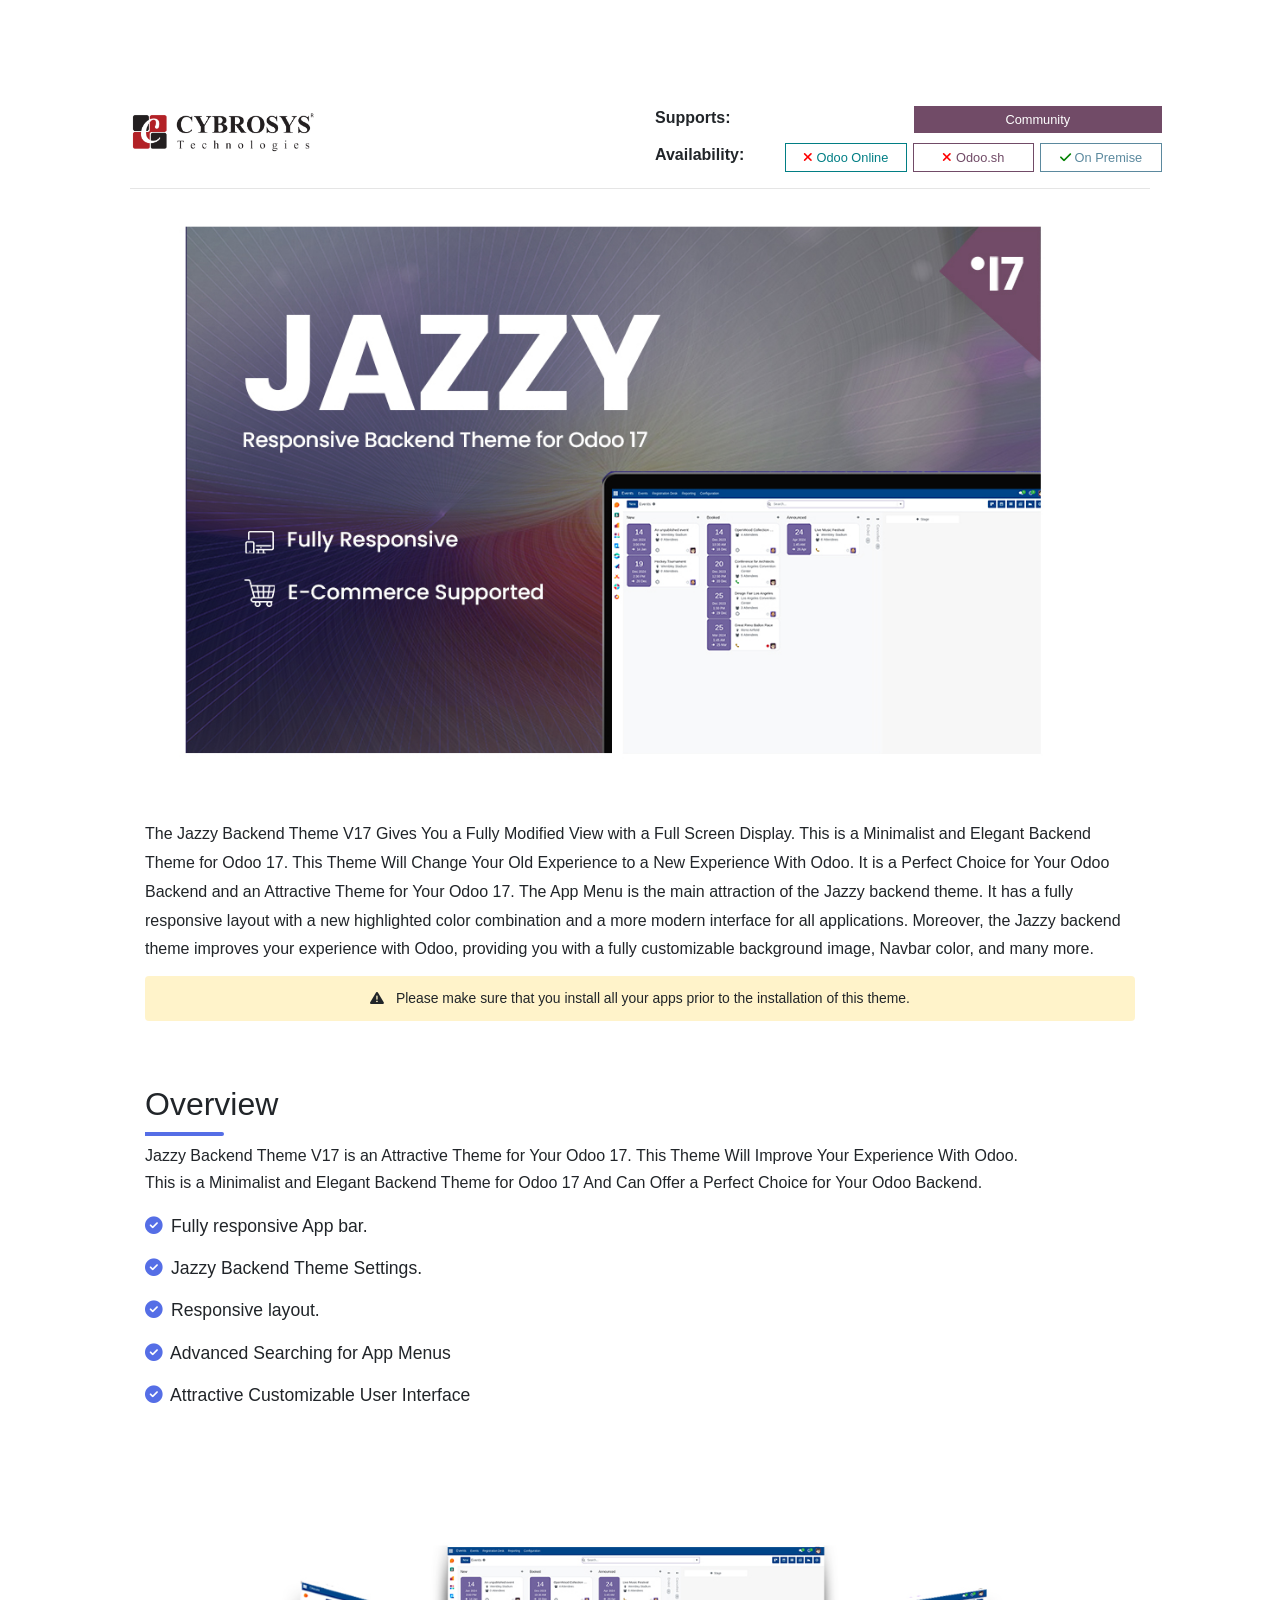
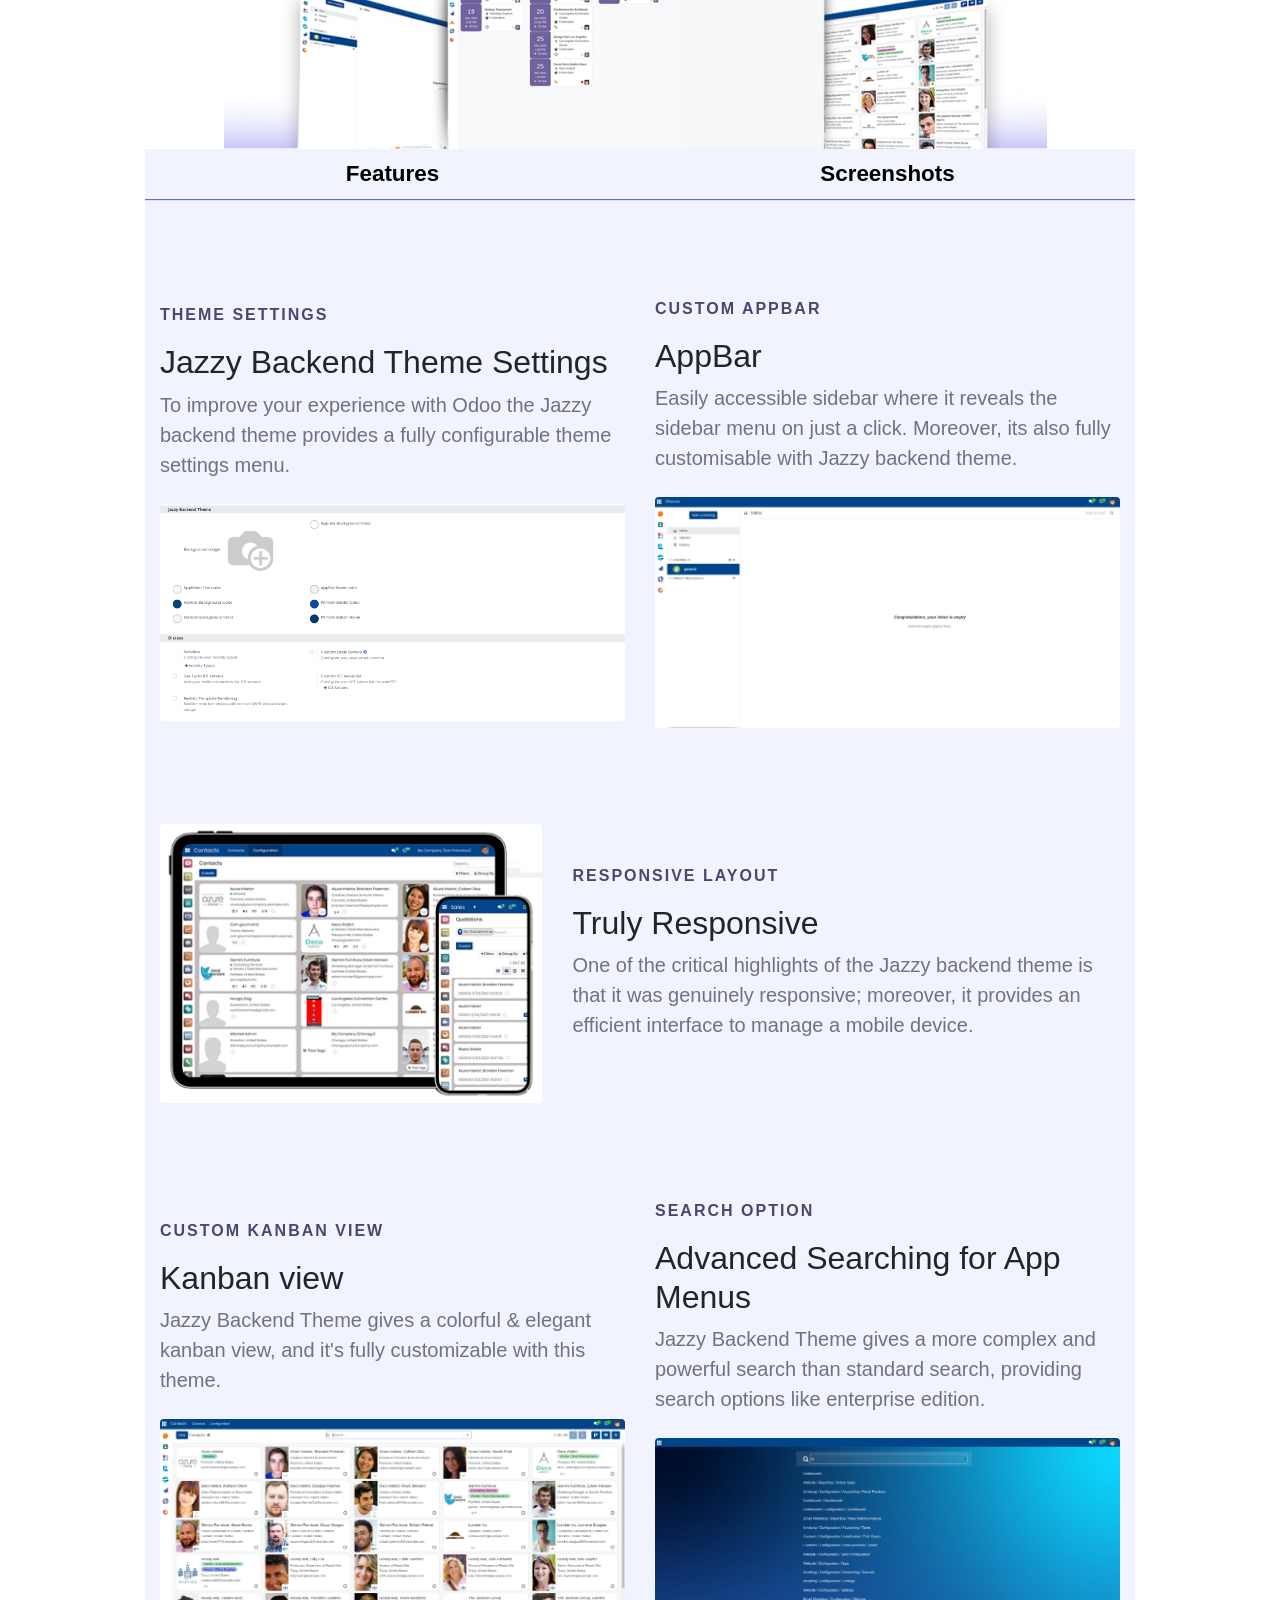
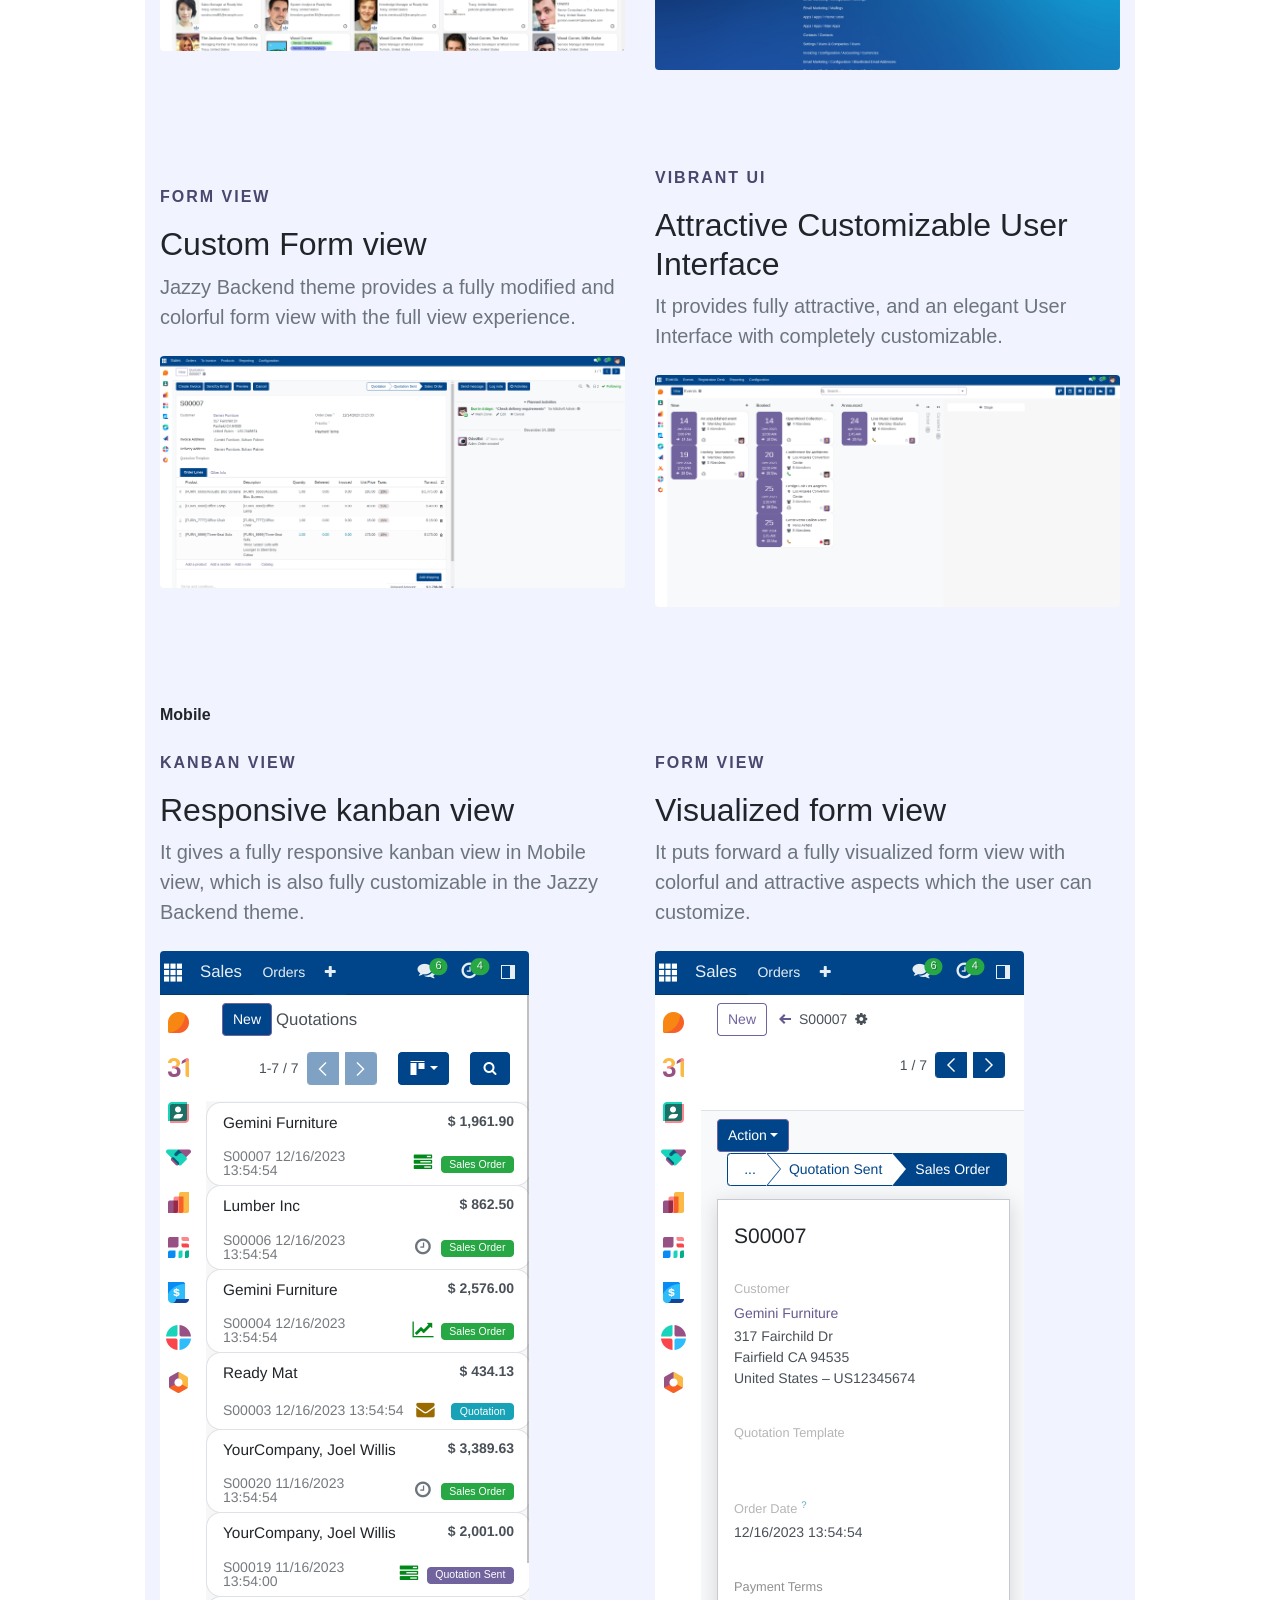
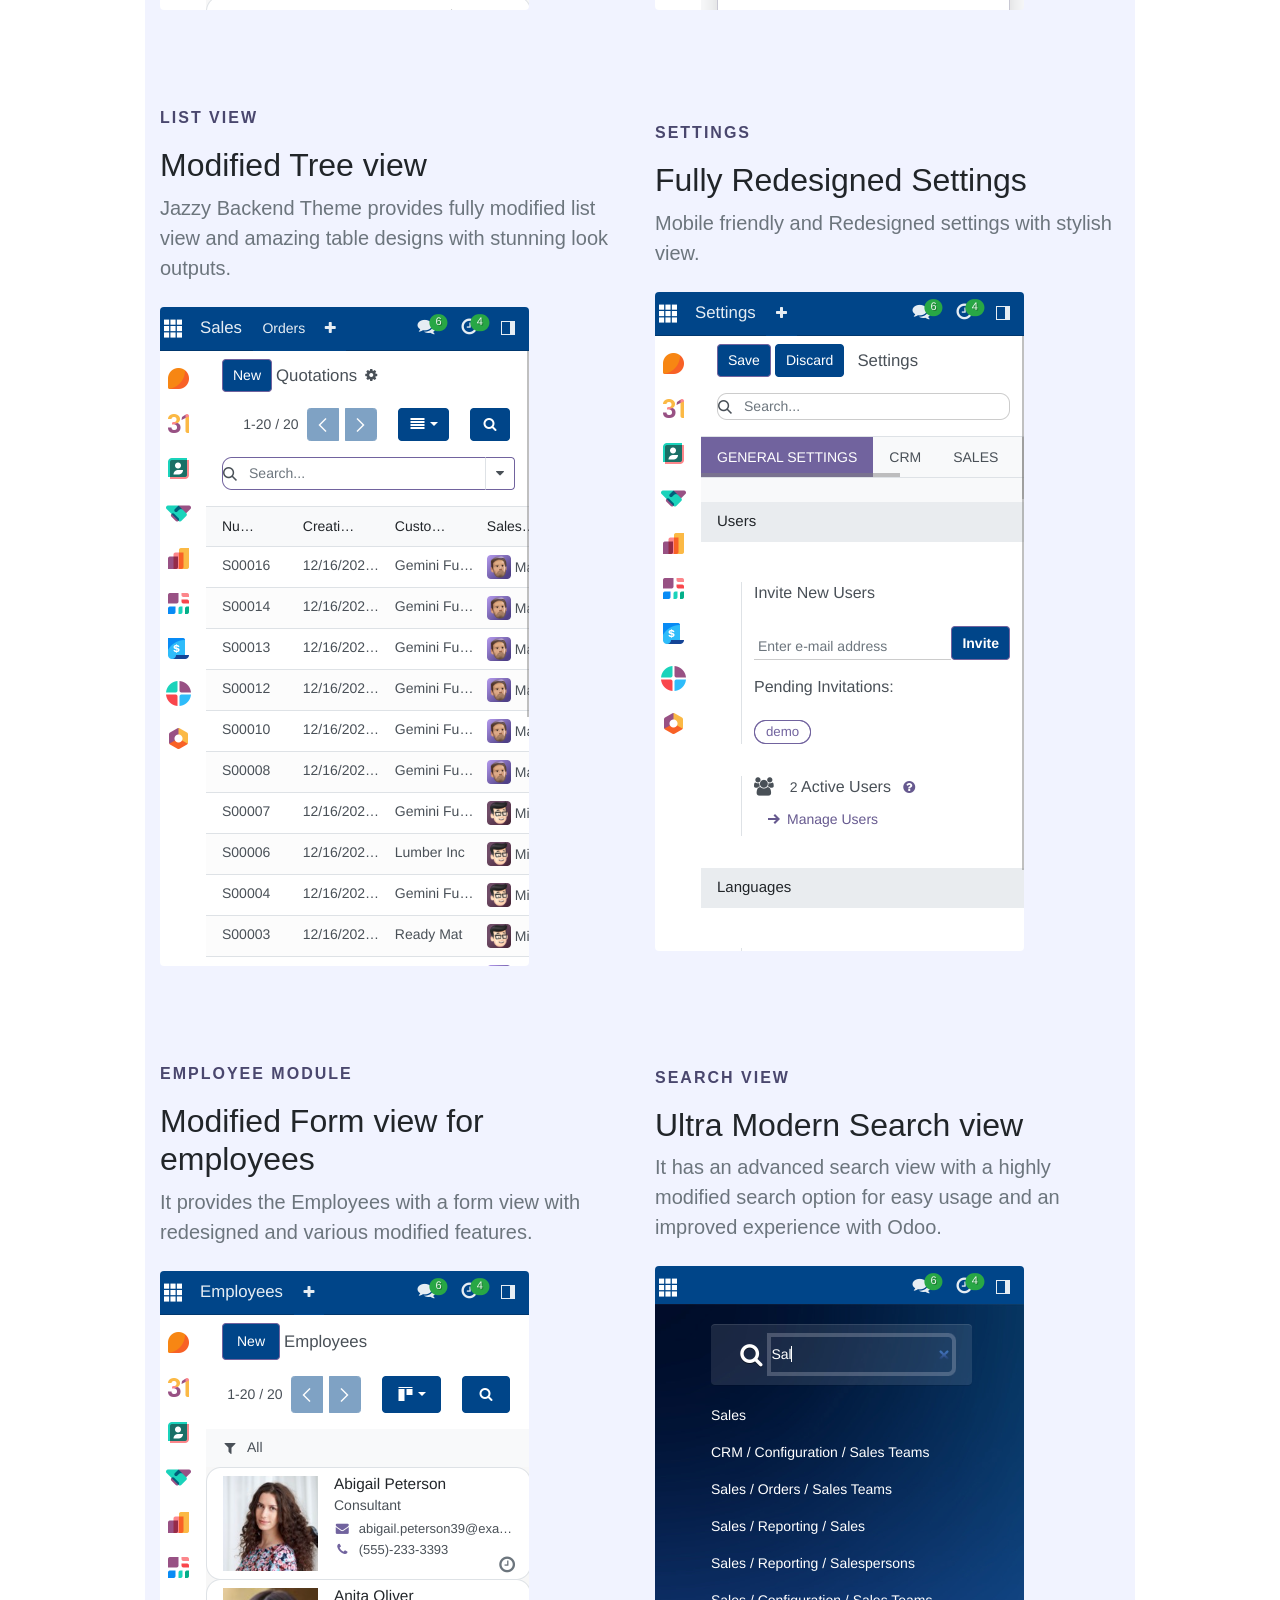
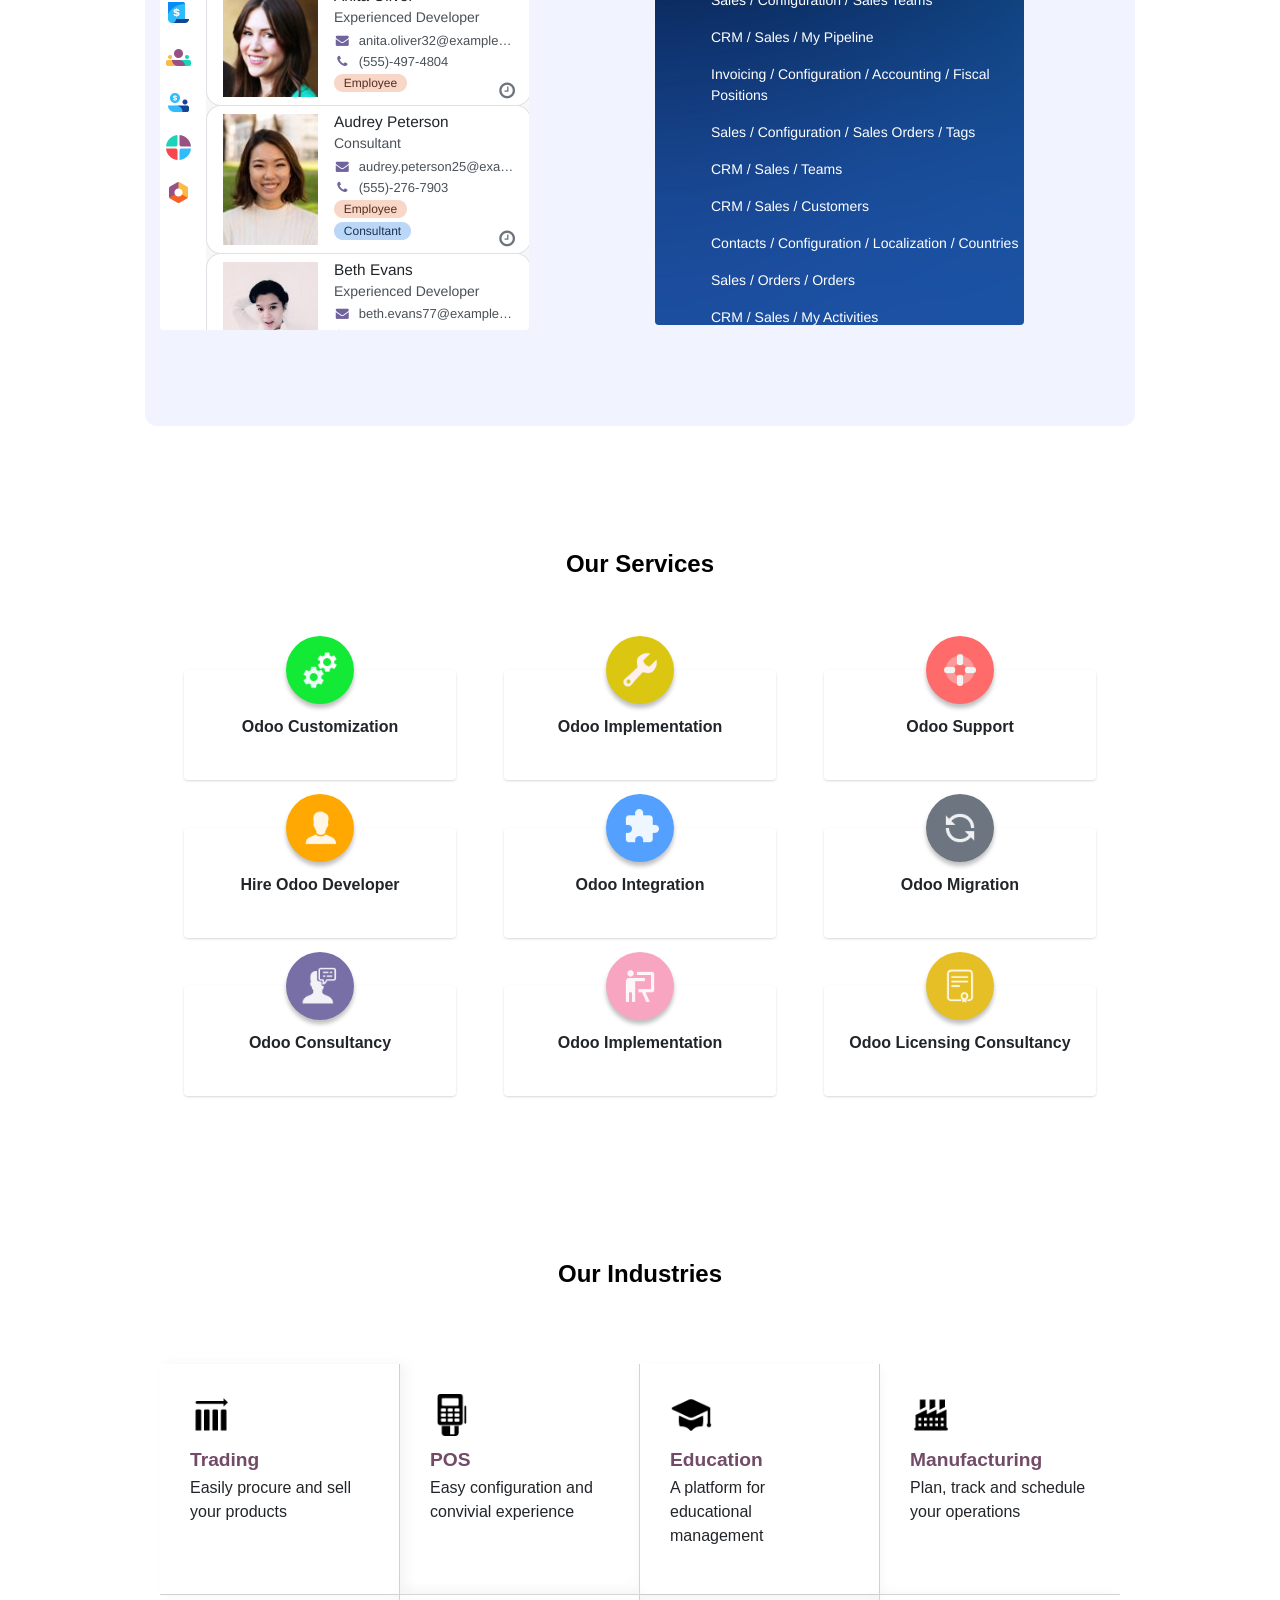
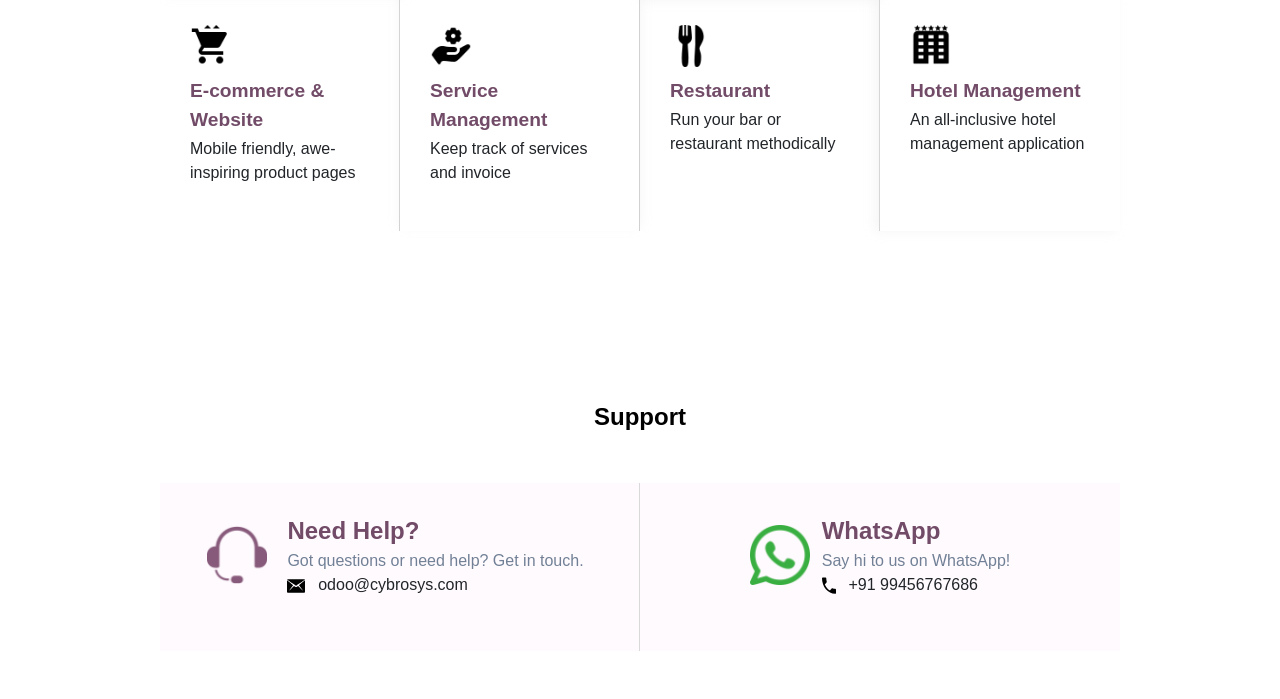
<file: jazzy_backend_theme/static/description/index.html>
<!DOCTYPE html>
<html lang="en">

<head>
    <meta charset="UTF-8">
    <meta name="viewport" content="width=device-width, initial-scale=1.0">
    <link rel="stylesheet"
          href="https://cdn.jsdelivr.net/npm/bootstrap@4.0.0/dist/css/bootstrap.min.css"
          integrity="sha384-Gn5384xqQ1aoWXA+058RXPxPg6fy4IWvTNh0E263XmFcJlSAwiGgFAW/dAiS6JXm"
          crossorigin="anonymous">
    <link rel="stylesheet"
          href="https://cdnjs.cloudflare.com/ajax/libs/font-awesome/6.2.1/css/all.min.css">
    <link rel="preconnect" href="https://fonts.googleapis.com">
    <link rel="preconnect" href="https://fonts.gstatic.com" crossorigin>
    <link href="https://fonts.googleapis.com/css2?family=Inter:wght@400;500;600;700;800&display=swap"
          rel="stylesheet">
    <title>Document</title>
</head>

<body class="">
<div id="wrapwrap" class="loempia_themes_page o_footer_effect_enable">

    <main style="padding-top: 95.8px;">
        <div id="wrap" itemscope=""
             itemtype="http://schema.org/SoftwareApplication"
             class="js_apps auto_pop">
            <div class="container apps_page">
                <div id="module-description">
                    <div class="container loempia_srt_container">
                        <div class="container">
                            <div class="oe_styling_v8">
                                <div class="container">
                                    <div class="supports">
                                        <div class="row justify-content-between">
                                            <div class="col-4">
                                                <div class="my-3">
                                                    <img src="images/Cybrosys R.png"
                                                         style="width:auto !important; height:40px !important">
                                                </div>
                                            </div>
                                            <div class="col-6">
                                                <div class="row"
                                                     style="margin-top:10px;">
                                                    <div class="col">
                                                        <span><b>Supports: </b></span>
                                                    </div>
                                                    <div class="text-center col"
                                                         style="background-color:#714b67 !important; font-size:0.8rem !important; color:#fff !important; font-weight:500 !important; padding:4px !important; margin:0 3px !important; border-radius:0px !important; min-width:120px !important">
                                                        Community
                                                    </div>
                                                </div>
                                                <div class="row"
                                                     style="margin-top:10px;">
                                                    <div class="col">
                                                        <span><b>Availability: </b></span>
                                                    </div>
                                                    <div class="text-center col"
                                                         style="border: 1px solid #017E84; font-size:0.8rem !important; color:#017E84 !important; font-weight:500 !important; padding:4px !important; margin:0 3px !important; border-radius:0px !important; min-width:120px !important">
                                                        <i class="fa fa-times"
                                                           style="color: red;"></i>
                                                        Odoo Online
                                                    </div>
                                                    <div class="text-center col"
                                                         style="font-size:0.8rem !important; border:1px solid #714b67; color:#714b67 !important; font-weight:500 !important; padding:4px !important; margin:0 3px !important; border-radius:0px !important; min-width:120px !important">
                                                        <i class="fa fa-times"
                                                           style="color: red;"></i>
                                                        Odoo.sh
                                                    </div>
                                                    <div class="text-center col"
                                                         style="font-size:0.8rem !important; color:#5B899E !important; border:1px solid #5B899E; font-weight:500 !important; padding:4px !important; margin:0 3px !important; border-radius:0px !important; min-width:120px !important">
                                                        <i class="fa fa-check"
                                                           style="color: green;"></i>
                                                        On Premise
                                                    </div>
                                                </div>
                                            </div>
                                        </div>
                                    </div>
                                    <hr/>
                                    <!-- HERO SECTION -->
                                    <div class="container">
                                        <div>
                                            <img src="images/template-02.jpg"
                                                 alt="" width="100%">
                                        </div>
                                    </div>
                                    <!-- END OF HERO SECTION -->
                                    <!-- SHORT DESCRIPTION -->
                                    <br/>
                                    <!-- END OF SHORT DESCRIPTION -->
                                    <div class="col-lg-12 d-flex flex-column justify-content-center">
                                        <p class="my-1 "
                                           style="line-height: 1.8;">
                                            The Jazzy Backend Theme V17 Gives
                                            You a Fully Modified View with
                                            a Full Screen Display.
                                            This is a Minimalist and Elegant
                                            Backend Theme for Odoo 17.
                                            This Theme Will Change Your Old
                                            Experience to a New Experience
                                            With Odoo.
                                            It is a Perfect Choice for Your Odoo
                                            Backend and an Attractive
                                            Theme for Your Odoo 17.
                                            The App Menu is the main attraction
                                            of the Jazzy backend theme.
                                            It has a fully responsive layout
                                            with a new highlighted color
                                            combination and a more modern
                                            interface for all applications.
                                            Moreover, the Jazzy backend theme
                                            improves your experience with Odoo,
                                            providing you with a fully
                                            customizable background image,
                                            Navbar color, and many more.
                                        </p>
                                        <div class="mt-2">
                                            <div class="alert " role="alert"
                                                 style="width: 100%; text-align: center; background-color: #ffeca79a;font-size: 0.87rem !important;padding: 0.7rem !important;">
                                                <i class="fa fa-exclamation-triangle mr-2"
                                                   aria-hidden="true"></i>
                                                Please make sure that you
                                                install all your apps prior to
                                                the
                                                installation of this theme.
                                            </div>
                                        </div>
                                        <div class="row m-0">
                                            <div class="my-4 py-3">
                                                <h2 class="my-2">Overview</h2>

                                                <div style="width: 8% !important;height: 4px
                                                    !important;background-color: #556EE6
                                                    !important;border-radius: 0px 6px 6px 0px!important;
                                                    margin-bottom: 0.4rem;"></div>
                                                <p
                                                        style="line-height: 1.7 !important;font-size: 1rem;width: 90% !important;">
                                                    Jazzy
                                                    Backend Theme V17 is an
                                                    Attractive Theme for Your
                                                    Odoo
                                                    17.
                                                    This Theme Will Improve Your
                                                    Experience With
                                                    Odoo.
                                                    This is a Minimalist and
                                                    Elegant Backend Theme for
                                                    Odoo
                                                    17
                                                    And Can Offer a Perfect
                                                    Choice for Your Odoo
                                                    Backend.
                                                </p>
                                                <ul class="p-0 my-3 list-unstyled"
                                                    style="list-style: none!important; ">
                                                    <li class="mb-3"><span
                                                            style="font-size: 1.1rem;font-weight: 500;max-width: 80%;color: #212529 !important; margin-bottom: 1rem !important;"><i
                                                            class="fa fa-check-circle"
                                                            style="color: #556EE6 !important;margin-right: 0.2rem;"></i>
                                                                Fully responsive App bar.</span>
                                                    </li>
                                                    <li class="mb-3"><span
                                                            style="font-size: 1.1rem;font-weight: 500;max-width: 80%;color: #212529 !important; margin-bottom: 1rem !important;"><i
                                                            class="fa fa-check-circle"
                                                            style="color: #556EE6 !important; margin-right: 0.2rem;"></i>
                                                                Jazzy Backend Theme Settings.
                                                                </span></li>
                                                    <li class="mb-3"><span
                                                            style="font-size: 1.1rem;font-weight: 500;max-width: 80%;color: #212529 !important; margin-bottom: 1rem !important;"><i
                                                            class="fa fa-check-circle"
                                                            style="color: #556EE6 !important;margin-right: 0.2rem;"></i>

                                                                Responsive layout.</span>
                                                    </li>
                                                    <li class="mb-3"><span
                                                            style="font-size: 1.1rem;font-weight: 500;max-width: 80%;color: #212529 !important; margin-bottom: 1rem !important;"><i
                                                            class="fa fa-check-circle"
                                                            style="color: #556EE6 !important;margin-right: 0.2rem;"></i>
                                                                Advanced Searching for App Menus</span>
                                                    </li>
                                                    <li class="mb-3"><span
                                                            style="font-size: 1.1rem;font-weight: 500;max-width: 80%;color: #212529 !important; margin-bottom: 1rem !important;"><i
                                                            class="fa fa-check-circle"
                                                            style="color: #556EE6 !important;margin-right: 0.2rem;"></i>
                                                                Attractive Customizable User Interface</span>
                                                    </li>
                                                </ul>
                                            </div>

                                            <div class="container p-0">
                                                <img src="images/template-01.jpg"
                                                     class="img-responsive"
                                                     width="100% !important"
                                                     height="auto !important">
                                            </div>

                                            <div class="container mb-5 p-0"
                                                 style="background-color: #f1f3fff8 !important;border-radius: 0px 0px 12px 12px;">
                                                <ul class="nav nav-tabs d-flex justify-content-around list-unstyled"
                                                    style="list-style:none !important; ">
                                                    <li class="col text-center p-1 py-2"
                                                        style="border-bottom: 1px solid #556EE6 !important;">
                                                        <a
                                                                data-toggle="tab"
                                                                href="#tab1"
                                                                style="color: #000;font-weight: 600;  text-decoration: none;font-size: 1.4rem;">Features</a>
                                                    </li>
                                                    <li class="col text-center p-1 py-2"
                                                        style="border-bottom: 1px solid #556EE6 !important;">
                                                        <a
                                                                data-toggle="tab"
                                                                href="#tab2"
                                                                style="color: #000;font-weight: 600;  text-decoration: none !important;font-size: 1.4rem;">

                                                            Screenshots</a></li>
                                                </ul>

                                                <div class="tab-content overflow-hidden"
                                                     style="overflow: hidden;">
                                                    <div id="tab1"
                                                         class="tab-pane fade in active show">


                                                        <div class="container"
                                                             style="margin: 6rem auto;">
                                                            <div class="row my-4">
                                                                <div class="col-lg-6 d-flex flex-column justify-content-center align-items-start">
                                              <span class="font-weight-bold"
                                                    style="letter-spacing: 2px; text-transform: uppercase; color: #4a476e ">Theme
                                                Settings</span>
                                                                    <h2 class="mt-3">
                                                                        Jazzy
                                                                        Backend
                                                                        Theme
                                                                        Settings</h2>
                                                                    <p class="lead text-muted mb-4">
                                                                        To
                                                                        improve
                                                                        your
                                                                        experience
                                                                        with
                                                                        Odoo the
                                                                        Jazzy
                                                                        backend
                                                                        theme
                                                                        provides
                                                                        a fully
                                                                        configurable
                                                                        theme
                                                                        settings
                                                                        menu.</p>
                                                                    <img src="./assets/settings_customisation.png"
                                                                         class="img img-fluid deep-2 rounded">
                                                                </div>

                                                                <div class="col-lg-6 d-flex flex-column justify-content-center align-items-start">
                                              <span class="font-weight-bold"
                                                    style="letter-spacing: 2px; text-transform: uppercase; color: #4a476e">Custom
                                                AppBar</span>
                                                                    <h2 class="mt-3">
                                                                        AppBar</h2>
                                                                    <p class="lead text-muted mb-4">
                                                                        Easily
                                                                        accessible
                                                                        sidebar
                                                                        where it
                                                                        reveals
                                                                        the
                                                                        sidebar
                                                                        menu on
                                                                        just a
                                                                        click.
                                                                        Moreover,
                                                                        its also
                                                                        fully
                                                                        customisable
                                                                        with
                                                                        Jazzy
                                                                        backend
                                                                        theme.</p>
                                                                    <img src="./images/app_bar.png"
                                                                         class="img img-fluid deep-2 rounded">
                                                                </div>

                                                            </div>
                                                        </div>
                                                        <!-- END OF TWO COLUMN SECTION-->

                                                        <!-- RESPONSIVE SECTION-->
                                                        <div class="container"
                                                             style="margin: 6rem auto;">
                                                            <div class="row my-4">
                                                                <div class="col-lg-5 d-flex flex-column justify-content-center align-items-start">
                                                                    <img src="./images/responsive.jpg"
                                                                         class="img img-fluid deep-2 rounded">
                                                                </div>
                                                                <div class="col-lg-7 d-flex flex-column justify-content-center">
                                              <span class="font-weight-bold"
                                                    style="letter-spacing: 2px; text-transform: uppercase; color: #4a476e">Responsive
                                                Layout</span>
                                                                    <h2 class="mt-3">
                                                                        Truly
                                                                        Responsive</h2>
                                                                    <p class="lead text-muted mb-4">
                                                                        One of
                                                                        the
                                                                        critical
                                                                        highlights
                                                                        of the
                                                                        Jazzy
                                                                        backend
                                                                        theme is
                                                                        that it
                                                                        was
                                                                        genuinely
                                                                        responsive;
                                                                        moreover,
                                                                        it
                                                                        provides
                                                                        an
                                                                        efficient
                                                                        interface
                                                                        to
                                                                        manage a
                                                                        mobile
                                                                        device.</p>
                                                                </div>
                                                            </div>

                                                        </div>
                                                        <!-- END OF RESPONSIVE SECTION-->

                                                        <!-- TWO COLUMN SECTION-->
                                                        <div class="container"
                                                             style="margin: 6rem auto;">
                                                            <div class="row my-4">
                                                                <div class="col-lg-6 d-flex flex-column justify-content-center align-items-start">
                                              <span class="font-weight-bold"
                                                    style="letter-spacing: 2px; text-transform: uppercase; color: #4a476e">Custom
                                                Kanban View</span>
                                                                    <h2 class="mt-3">
                                                                        Kanban
                                                                        view</h2>
                                                                    <p class="lead text-muted mb-4">
                                                                        Jazzy
                                                                        Backend
                                                                        Theme
                                                                        gives a
                                                                        colorful
                                                                        &
                                                                        elegant
                                                                        kanban
                                                                        view,
                                                                        and it's
                                                                        fully
                                                                        customizable
                                                                        with
                                                                        this
                                                                        theme.</p>
                                                                    <img src="./images/kanban.png"
                                                                         class="img img-fluid deep-2 rounded">
                                                                </div>

                                                                <div class="col-lg-6 d-flex flex-column justify-content-center align-items-start">
                                              <span class="font-weight-bold"
                                                    style="letter-spacing: 2px; text-transform: uppercase; color: #4a476e">Search
                                                Option</span>
                                                                    <h2 class="mt-3">
                                                                        Advanced
                                                                        Searching
                                                                        for App
                                                                        Menus</h2>
                                                                    <p class="lead text-muted mb-4">
                                                                        Jazzy
                                                                        Backend
                                                                        Theme
                                                                        gives a
                                                                        more
                                                                        complex
                                                                        and
                                                                        powerful
                                                                        search
                                                                        than
                                                                        standard
                                                                        search,
                                                                        providing
                                                                        search
                                                                        options
                                                                        like
                                                                        enterprise
                                                                        edition.</p>
                                                                    <img src="./images/search.png"
                                                                         class="img img-fluid deep-2 rounded">
                                                                </div>

                                                            </div>
                                                        </div>

                                                        <!-- TWO COLUMN SECTION-->
                                                        <div class="container"
                                                             style="margin: 6rem auto;">
                                          <span>
                                          </span>
                                                            <div class="row my-4">
                                                                <div class="col-lg-6 d-flex flex-column justify-content-center align-items-start">
                                              <span class="font-weight-bold"
                                                    style="letter-spacing: 2px; text-transform: uppercase; color: #4a476e">
                                                Form View</span>
                                                                    <h2 class="mt-3">
                                                                        Custom
                                                                        Form
                                                                        view</h2>
                                                                    <p class="lead text-muted mb-4">
                                                                        Jazzy
                                                                        Backend
                                                                        theme
                                                                        provides
                                                                        a fully
                                                                        modified
                                                                        and
                                                                        colorful
                                                                        form
                                                                        view
                                                                        with the
                                                                        full
                                                                        view
                                                                        experience.</p>
                                                                    <img src="./images/sale_kanban.png"
                                                                         class="img img-fluid deep-2 rounded">
                                                                </div>

                                                                <div class="col-lg-6 d-flex flex-column justify-content-center align-items-start">
                                              <span class="font-weight-bold"
                                                    style="letter-spacing: 2px; text-transform: uppercase; color: #4a476e">Vibrant
                                                ui</span>
                                                                    <h2 class="mt-3">
                                                                        Attractive
                                                                        Customizable
                                                                        User
                                                                        Interface</h2>
                                                                    <p class="lead text-muted mb-4">
                                                                        It
                                                                        provides
                                                                        fully
                                                                        attractive,
                                                                        and an
                                                                        elegant
                                                                        User
                                                                        Interface
                                                                        with
                                                                        completely
                                                                        customizable.</p>
                                                                    <img src="./images/event.png"
                                                                         class="img img-fluid deep-2 rounded">
                                                                </div>

                                                            </div>
                                                        </div>
                                                        <!-- MOBILE -->
                                                        <div class="container"
                                                             style="margin: 6rem auto;">
                                          <span>
                                            <strong>
                                              Mobile
                                            </strong>
                                          </span>
                                                            <div class="row my-4">
                                                                <div class="col-lg-6 d-flex flex-column justify-content-center align-items-start">
                                              <span class="font-weight-bold"
                                                    style="letter-spacing: 2px; text-transform: uppercase; color: #4a476e">
                                                Kanban View</span>
                                                                    <h2 class="mt-3">
                                                                        Responsive
                                                                        kanban
                                                                        view</h2>
                                                                    <p class="lead text-muted mb-4">
                                                                        It gives
                                                                        a fully
                                                                        responsive
                                                                        kanban
                                                                        view in
                                                                        Mobile
                                                                        view,
                                                                        which is
                                                                        also
                                                                        fully
                                                                        customizable
                                                                        in the
                                                                        Jazzy
                                                                        Backend
                                                                        theme.</p>
                                                                    <img src="./images/mobile_kanban01.jpg"
                                                                         class="img img-fluid deep-2 rounded">
                                                                </div>

                                                                <div class="col-lg-6 d-flex flex-column justify-content-center align-items-start">
                                              <span class="font-weight-bold"
                                                    style="letter-spacing: 2px; text-transform: uppercase; color: #4a476e">Form
                                                View</span>
                                                                    <h2 class="mt-3">
                                                                        Visualized
                                                                        form
                                                                        view</h2>
                                                                    <p class="lead text-muted mb-4">
                                                                        It puts
                                                                        forward
                                                                        a fully
                                                                        visualized
                                                                        form
                                                                        view
                                                                        with
                                                                        colorful
                                                                        and
                                                                        attractive
                                                                        aspects
                                                                        which
                                                                        the user
                                                                        can
                                                                        customize. </p>
                                                                    <img src="./images/mobile_form.jpg"
                                                                         class="img img-fluid deep-2 rounded">
                                                                </div>

                                                            </div>
                                                        </div>
                                                        <div class="container"
                                                             style="margin: 6rem auto;">
                                          <span>
                                          </span>
                                                            <div class="row my-4">
                                                                <div class="col-lg-6 d-flex flex-column justify-content-center align-items-start">
                                              <span class="font-weight-bold"
                                                    style="letter-spacing: 2px; text-transform: uppercase; color: #4a476e">
                                                List view</span>
                                                                    <h2 class="mt-3">
                                                                        Modified
                                                                        Tree
                                                                        view</h2>
                                                                    <p class="lead text-muted mb-4">
                                                                        Jazzy
                                                                        Backend
                                                                        Theme
                                                                        provides
                                                                        fully
                                                                        modified
                                                                        list
                                                                        view and
                                                                        amazing
                                                                        table
                                                                        designs
                                                                        with
                                                                        stunning
                                                                        look
                                                                        outputs.</p>
                                                                    <img src="./images/mobile_lost.jpg"
                                                                         class="img img-fluid deep-2 rounded">
                                                                </div>

                                                                <div class="col-lg-6 d-flex flex-column justify-content-center align-items-start">
                                              <span class="font-weight-bold"
                                                    style="letter-spacing: 2px; text-transform: uppercase; color: #4a476e">settings</span>
                                                                    <h2 class="mt-3">
                                                                        Fully
                                                                        Redesigned
                                                                        Settings</h2>
                                                                    <p class="lead text-muted mb-4">
                                                                        Mobile
                                                                        friendly
                                                                        and
                                                                        Redesigned
                                                                        settings
                                                                        with
                                                                        stylish
                                                                        view.</p>
                                                                    <img src="./images/mobile_settings.jpg"
                                                                         class="img img-fluid deep-2 rounded">
                                                                </div>

                                                            </div>
                                                        </div>
                                                        <div class="container"
                                                             style="margin: 6rem auto;">
                                          <span>
                                          </span>
                                                            <div class="row my-4">
                                                                <div class="col-lg-6 d-flex flex-column justify-content-center align-items-start">
                                              <span class="font-weight-bold"
                                                    style="letter-spacing: 2px; text-transform: uppercase; color: #4a476e">
                                                Employee module</span>
                                                                    <h2 class="mt-3">
                                                                        Modified
                                                                        Form
                                                                        view for
                                                                        employees</h2>
                                                                    <p class="lead text-muted mb-4">
                                                                        It
                                                                        provides
                                                                        the
                                                                        Employees
                                                                        with a
                                                                        form
                                                                        view
                                                                        with
                                                                        redesigned
                                                                        and
                                                                        various
                                                                        modified
                                                                        features.
                                                                    </p>
                                                                    <img src="./images/employe.jpg"
                                                                         class="img img-fluid deep-2 rounded">
                                                                </div>

                                                                <div class="col-lg-6 d-flex flex-column justify-content-center align-items-start">
                                              <span class="font-weight-bold"
                                                    style="letter-spacing: 2px; text-transform: uppercase; color: #4a476e">Search
                                                View</span>
                                                                    <h2 class="mt-3">
                                                                        Ultra
                                                                        Modern
                                                                        Search
                                                                        view</h2>
                                                                    <p class="lead text-muted mb-4">
                                                                        It has
                                                                        an
                                                                        advanced
                                                                        search
                                                                        view
                                                                        with a
                                                                        highly
                                                                        modified
                                                                        search
                                                                        option
                                                                        for easy
                                                                        usage
                                                                        and an
                                                                        improved
                                                                        experience
                                                                        with
                                                                        Odoo.</p>
                                                                    <img src="./images/mobile_search.jpg"
                                                                         class="img img-fluid deep-2 rounded">
                                                                </div>
                                                            </div>
                                                        </div>

                                                    </div>

                                                    <div id="tab2"
                                                         class="tab-pane fade">
                                                        <div class="col-mg-12 d-flex align-items-center flex-column active
                                                        justify-content-center"
                                                             style="padding: 1rem 2rem;">

                                                            <div class="mb-3"
                                                                 style="max-width: 90%;">
                                                                <div class="d-flex align-items-center gap-2 my-3"> <span
                                                                        style="margin-right: 0.4rem !important;    font-size: 1rem;
                                                                           font-weight: 400;
                                                                                color: #f3003f;">01</span>
                                                                    <p class="m-0 bold"
                                                                       style="font-weight: 500 !important;color: #212529 !important;">
                                                                        Jazzy
                                                                        Backend
                                                                        Theme
                                                                        Settings</p>
                                                                </div>
                                                                <img src="./assets/settings_customisation.png"
                                                                     width="100%"
                                                                     height="auto"
                                                                     class="img-responsive"
                                                                     style="box-shadow: 0 4px 8px rgba(0, 0, 0, 0.2)!important;">
                                                            </div>
                                                            <div class="mb-3"
                                                                 style="max-width: 90%;">
                                                                <div class="d-flex align-items-center gap-2 my-3"> <span
                                                                        style="margin-right: 0.4rem !important;    font-size: 1rem;
                                                                font-weight: 400;
                                                                     color: #f3003f;">02</span>
                                                                    <p class="m-0 bold"
                                                                       style="font-weight: 500 !important;color: #212529 !important; ">
                                                                        App
                                                                        Bar</p>
                                                                </div>
                                                                <img src="./images/app_bar.png"
                                                                     width="100%"
                                                                     height="auto"
                                                                     class="img-responsive">
                                                            </div>
                                                            <div class="mb-3"
                                                                 style="max-width: 90%;">
                                                                <div class="d-flex align-items-center gap-2 my-3"> <span
                                                                        style="margin-right: 0.4rem !important;    font-size: 1rem;
                                                            font-weight: 400;
                                                                 color: #f3003f;">03</span>
                                                                    <p class="m-0 bold"
                                                                       style="font-weight: 500 !important;color: #212529 !important;">
                                                                        Responsive
                                                                        Layout
                                                                    </p>
                                                                </div>
                                                                <img src="./images/responsive.jpg"
                                                                     width="100%"
                                                                     height="auto"
                                                                     class="img-responsive"
                                                                     style="box-shadow:
                                                                0 4px 8px
                                                                rgba(0, 0, 0,
                                                                0.2)!important;">
                                                            </div>

                                                            <div class="mb-3"
                                                                 style="max-width: 90%;">
                                                                <div class="d-flex align-items-center gap-2 my-3"> <span
                                                                        style="margin-right: 0.4rem !important;    font-size: 1rem;
                                                            font-weight: 400;
                                                                 color: #f3003f;">04</span>
                                                                    <p class="m-0 bold"
                                                                       style="font-weight: 500 !important;color: #212529 !important; ">
                                                                        Kanban
                                                                        view
                                                                    </p>
                                                                </div>
                                                                <img src="./images/kanban.png"
                                                                     width="100%"
                                                                     height="auto"
                                                                     class="img-responsive"
                                                                     style="box-shadow: 0 4px 8px rgba(0, 0, 0, 0.2)!important;">
                                                            </div>
                                                            <div class="mb-3"
                                                                 style="max-width: 90%;">
                                                                <div class="d-flex align-items-center gap-2 my-3"> <span
                                                                        style="margin-right: 0.4rem !important;    font-size: 1rem;
                                                            font-weight: 400;
                                                                 color: #f3003f;">05</span>
                                                                    <p class="m-0 bold"
                                                                       style="font-weight: 500 !important;color: #212529 !important; ">
                                                                        Advanced
                                                                        Searching
                                                                        for App
                                                                        Menus
                                                                    </p>
                                                                </div>
                                                                <img src="./images/search.png"
                                                                     width="100%"
                                                                     height="auto"
                                                                     class="img-responsive"
                                                                     style="box-shadow: 0 4px 8px rgba(0, 0, 0, 0.2)!important;">
                                                            </div>
                                                            <div class="mb-3"
                                                                 style="max-width: 90%;">
                                                                <div class="d-flex align-items-center gap-2 my-3"> <span
                                                                        style="margin-right: 0.4rem !important;    font-size: 1rem;
                                                            font-weight: 400;
                                                                 color: #f3003f;">05</span>
                                                                    <p class="m-0 bold"
                                                                       style="font-weight: 500 !important;color: #212529 !important; ">
                                                                        Responsive
                                                                        kanban
                                                                        view
                                                                    </p>
                                                                </div>
                                                                <img src="./images/mobile_kanban01.jpg"
                                                                     width="100%"
                                                                     height="auto"
                                                                     class="img-responsive"
                                                                     style="box-shadow: 0 4px 8px rgba(0, 0, 0, 0.2)!important;">
                                                            </div>
                                                        </div>
                                                    </div>

                                                </div>
                                            </div>


                                            <!-- OUR SERVICES -->
                                            <div class="container mt-5">
                                                <div
                                                        class="col-lg-12 d-flex flex-column justify-content-center align-items-center mt-4">
                                                    <p class="m-0"
                                                       style="font-weight: 600; font-size: 24px; color:#000 !important">
                                                        Our
                                                        Services</p>
                                                </div>
                                            </div>

                                            <div class="container my-5">
                                                <div class="row py-3 m-0">
                                                    <div class="col-md-4 col-sm-6 px-4 py-4">
                                                        <div
                                                                style="background-color: #fff; padding: 25px; text-align: center;  box-shadow: rgba(0, 0, 0, 0.1) 0px 1px 3px 0px, rgba(0, 0, 0, 0.06) 0px 1px 2px 0px !important; position: relative;border-radius: 4px;">

                                                            <div
                                                                    style="position: absolute; top: 0%; left: 50%; transform: translate(-50%, -50%);">
                                                                <div
                                                                        style="background-color:#13EA36 ; border-radius: 50%; padding: 15px;    width: 68px;
                                                                    height: 68px; display: inline-block; box-shadow:0px 4px 4px rgba(0, 0, 0, 0.25);">
                                                                    <img src="images/cogs.png"
                                                                         alt="service-icon"
                                                                         width="38px"
                                                                         height="auto">
                                                                </div>
                                                            </div>
                                                            <p style="margin-top: 20px; font-weight: bold;">
                                                                Odoo
                                                                Customization
                                                            </p>

                                                        </div>
                                                    </div>
                                                    <div class="col-md-4 col-sm-6 px-4 py-4">
                                                        <div
                                                                style="background-color: #fff; padding: 25px; text-align: center; box-shadow: rgba(0, 0, 0, 0.1) 0px 1px 3px 0px, rgba(0, 0, 0, 0.06) 0px 1px 2px 0px; position: relative;border-radius: 4px;">

                                                            <div
                                                                    style="position: absolute; top: 0%; left: 50%; transform: translate(-50%, -50%);">
                                                                <div
                                                                        style="background-color:#DBC711; border-radius: 50%; padding: 15px;    width: 68px;
                                                                    height: 68px; display: inline-block; box-shadow:0px 4px 4px rgba(0, 0, 0, 0.25);">
                                                                    <img src="images/wrench.png"
                                                                         alt="service-icon"
                                                                         width="38px"
                                                                         height="auto">
                                                                </div>
                                                            </div>
                                                            <p style="margin-top: 20px; font-weight: bold;">
                                                                Odoo
                                                                Implementation
                                                            </p>

                                                        </div>
                                                    </div>
                                                    <div class="col-md-4 col-sm-6 px-4 py-4">
                                                        <div
                                                                style="background-color: #fff; padding: 25px; text-align: center;  box-shadow: rgba(0, 0, 0, 0.1) 0px 1px 3px 0px, rgba(0, 0, 0, 0.06) 0px 1px 2px  !important; position: relative; border-radius: 4px;">

                                                            <div
                                                                    style="position: absolute; top: 0%; left: 50%; transform: translate(-50%, -50%) !important;">
                                                                <div
                                                                        style="background-color:#FF6B6B ; border-radius: 50%; padding: 15px;    width: 68px;
                                                                    height: 68px; display: inline-block; box-shadow:0px 4px 4px rgba(0, 0, 0, 0.25) !important;">
                                                                    <img src="images/lifebuoy.png"
                                                                         alt="service-icon"
                                                                         width="38px"
                                                                         height="auto">
                                                                </div>
                                                            </div>
                                                            <p style="margin-top: 20px; font-weight: bold;">
                                                                Odoo Support</p>

                                                        </div>
                                                    </div>
                                                    <div class="col-md-4 col-sm-6 px-4 py-4">
                                                        <div
                                                                style="background-color: #fff; padding: 25px; text-align: center; box-shadow: rgba(0, 0, 0, 0.1) 0px 1px 3px 0px, rgba(0, 0, 0, 0.06) 0px 1px 2px 0px !important; position: relative; border-radius: 4px;">

                                                            <div
                                                                    style="position: absolute; top: 0%; left: 50%; transform: translate(-50%, -50%) !important;">
                                                                <div
                                                                        style="background-color:#FFA801 ; border-radius: 50%; padding: 15px;    width: 68px;
                                                                    height: 68px; display: inline-block; box-shadow:0px 4px 4px rgba(0, 0, 0, 0.25) !important;">
                                                                    <img src="images/user.png"
                                                                         alt="service-icon"
                                                                         width="38px"
                                                                         height="auto">
                                                                </div>
                                                            </div>
                                                            <p style="margin-top: 20px; font-weight: bold;">
                                                                Hire Odoo
                                                                Developer
                                                            </p>

                                                        </div>
                                                    </div>
                                                    <div class="col-md-4 col-sm-6 px-4 py-4">
                                                        <div
                                                                style="background-color: #fff; padding: 25px; text-align: center;  box-shadow: rgba(0, 0, 0, 0.1) 0px 1px 3px 0px, rgba(0, 0, 0, 0.06) 0px 1px 2px 0px !important; position: relative; border-radius: 4px;">

                                                            <div
                                                                    style="position: absolute; top: 0%; left: 50% !important; transform: translate(-50%, -50%) !important;">
                                                                <div
                                                                        style="background-color:#54A0FF; border-radius: 50%; padding: 15px;    width: 68px;
                                                                    height: 68px; display: inline-block; box-shadow:0px 4px 4px rgba(0, 0, 0, 0.25) !important;">
                                                                    <img src="images/puzzle.png"
                                                                         alt="service-icon"
                                                                         width="38px"
                                                                         height="auto">
                                                                </div>
                                                            </div>
                                                            <p style="margin-top: 20px; font-weight: bold;">
                                                                Odoo
                                                                Integration</p>

                                                        </div>
                                                    </div>
                                                    <div class="col-md-4 col-sm-6 px-4 py-4">
                                                        <div
                                                                style="background-color: #fff; padding: 25px; text-align: center;  box-shadow: rgba(0, 0, 0, 0.1) 0px 1px 3px 0px, rgba(0, 0, 0, 0.06) 0px 1px 2px 0px !important; position: relative;border-radius: 4px;">

                                                            <div
                                                                    style="position: absolute; top: 0%; left: 50%; transform: translate(-50%, -50%) !important;">
                                                                <div
                                                                        style="background-color:#6D7680 ; border-radius: 50%; padding: 15px;    width: 68px;
                                                                    height: 68px; display: inline-block; box-shadow:0px 4px 4px rgba(0, 0, 0, 0.25) !important;">
                                                                    <img src="images/update.png"
                                                                         alt="service-icon"
                                                                         width="38px"
                                                                         height="auto">
                                                                </div>
                                                            </div>
                                                            <p style="margin-top: 20px; font-weight: bold;">
                                                                Odoo
                                                                Migration</p>

                                                        </div>
                                                    </div>
                                                    <div class="col-md-4 col-sm-6 px-4 py-4">
                                                        <div
                                                                style="background-color: #fff; padding: 25px; text-align: center;  box-shadow: rgba(0, 0, 0, 0.1) 0px 1px 3px 0px, rgba(0, 0, 0, 0.06) 0px 1px 2px 0px !important; position: relative;border-radius: 4px;">

                                                            <div
                                                                    style="position: absolute; top: 0%; left: 50%; transform: translate(-50%, -50%) !important;">
                                                                <div
                                                                        style="background-color:#786FA6 ; border-radius: 50%; padding: 15px;    width: 68px;
                                                                    height: 68px; display: inline-block; box-shadow:0px 4px 4px rgba(0, 0, 0, 0.25) !important;">
                                                                    <img src="images/consultation.png"
                                                                         alt="service-icon"
                                                                         width="38px"
                                                                         height="auto">
                                                                </div>
                                                            </div>
                                                            <p style="margin-top: 20px; font-weight: bold;">
                                                                Odoo
                                                                Consultancy</p>

                                                        </div>
                                                    </div>
                                                    <div class="col-md-4 col-sm-6 px-4 py-4">
                                                        <div
                                                                style="background-color: #fff; padding: 25px; text-align: center; box-shadow: rgba(0, 0, 0, 0.1) 0px 1px 3px 0px, rgba(0, 0, 0, 0.06) 0px 1px 2px 0px !important;position: relative;border-radius: 4px;">

                                                            <div
                                                                    style="position: absolute; top: 0%; left: 50% !important; transform: translate(-50%, -50%) !important;">
                                                                <div
                                                                        style="background-color:#F8A5C2 ; border-radius: 50%; padding: 15px;    width: 68px;
                                                                    height: 68px; display: inline-block; box-shadow:0px 4px 4px rgba(0, 0, 0, 0.25) !important;">
                                                                    <img src="images/training.png"
                                                                         alt="service-icon"
                                                                         width="38px"
                                                                         height="auto">
                                                                </div>
                                                            </div>
                                                            <p style="margin-top: 20px; font-weight: bold;">
                                                                Odoo
                                                                Implementation
                                                            </p>

                                                        </div>
                                                    </div>
                                                    <div class="col-md-4 col-sm-6 px-4 py-4">
                                                        <div
                                                                style="background-color: #fff; padding: 25px; text-align: center;  box-shadow: rgba(0, 0, 0, 0.1) 0px 1px 3px 0px, rgba(0, 0, 0, 0.06) 0px 1px 2px 0px !important; position: relative;border-radius: 4px;">

                                                            <div
                                                                    style="position: absolute; top: 0%; left: 50%; transform: translate(-50%, -50%) !important;">
                                                                <div
                                                                        style="background-color:#E6BE26; border-radius: 50%; padding: 15px;    width: 68px;
                                                                    height: 68px; display: inline-block; box-shadow:0px 4px 4px rgba(0, 0, 0, 0.25) !important;">
                                                                    <img src="images/license.png"
                                                                         alt="service-icon"
                                                                         width="38px"
                                                                         height="auto">
                                                                </div>
                                                            </div>
                                                            <p style="margin-top: 20px; font-weight: bold;">
                                                                Odoo Licensing
                                                                Consultancy</p>

                                                        </div>
                                                    </div>
                                                </div>
                                            </div>
                                            <!-- END OF OUR SERVICES -->
                                            <!-- OUR INDUSTRIES -->
                                            <div class="container mt-5">
                                                <div
                                                        class="col-lg-12 d-flex flex-column justify-content-center align-items-center mt-4">
                                                    <p class="m-0"
                                                       style="font-weight: 600; font-size: 24px; color:#000 !important">
                                                        Our
                                                        Industries</p>
                                                </div>
                                            </div>

                                            <div class="container">
                                                <div class="row m-0 my-5 py-4">
                                                    <div class="col-md-3 col-sm-6 p-0">
                                                        <div class="d-flex flex-column h-100"
                                                             style="border-right: 1px solid rgb(209, 209, 209) !important; border-bottom: 1px solid  rgb(209, 209, 209) !important; padding: 30px; box-shadow: 6px 0 10px rgba(228, 227, 227, 0.373) !important;">
                                                            <img src="images/trading-black.png"
                                                                 width="42px"
                                                                 height="auto"
                                                                 alt="">
                                                            <p style="color: #714B67;font-weight: 600; margin-top: 10px;
                                                           font-size: 1.2rem; margin-bottom: 2px;">
                                                                Trading</p>
                                                            <p>Easily procure
                                                                and sell your
                                                                products</p>
                                                        </div>
                                                    </div>
                                                    <div class="col-md-3 col-sm-6  p-0">
                                                        <div class="d-flex flex-column h-100"
                                                             style="border-right: 1px solid rgb(209, 209, 209) !important;border-bottom: 1px solid  rgb(209, 209, 209) !important; padding: 30px;">
                                                            <img src="images/pos-black.png"
                                                                 width="42px"
                                                                 height="auto"
                                                                 alt="">
                                                            <p style="color: #714B67;font-weight: 600; margin-top: 10px;
                                                            font-size: 1.2rem; margin-bottom: 2px;">
                                                                POS</p>
                                                            <p>Easy
                                                                configuration
                                                                and convivial
                                                                experience</p>
                                                        </div>
                                                    </div>
                                                    <div class="col-md-3 col-sm-6  p-0">
                                                        <div class="d-flex flex-column h-100"
                                                             style="border-right: 1px solid  rgb(209, 209, 209) !important;border-bottom: 1px solid   rgba(0, 0, 0, 0.2) !important; padding: 30px; box-shadow: 0 5px 10px  rgba(228, 227, 227, 0.373) !important">
                                                            <img src="images/education-black.png"
                                                                 width="42px"
                                                                 height="auto"
                                                                 alt="">
                                                            <p style="color: #714B67;font-weight: 600; margin-top: 10px;
                                                            font-size: 1.2rem; margin-bottom: 2px;">
                                                                Education</p>
                                                            <p>A platform for
                                                                educational
                                                                management</p>
                                                        </div>
                                                    </div>
                                                    <div class="col-md-3 col-sm-6  p-0">
                                                        <div class="d-flex flex-column h-100"
                                                             style="border-bottom: 1px solid  rgb(209, 209, 209) !important; padding: 30px; ">
                                                            <img src="images/manufacturing-black.png"
                                                                 width="42px"
                                                                 height="auto"
                                                                 alt="">
                                                            <p style="color: #714B67;font-weight: 600; margin-top: 10px;
                                                            font-size: 1.2rem; margin-bottom: 2px;">
                                                                Manufacturing</p>
                                                            <p>Plan, track and
                                                                schedule your
                                                                operations</p>
                                                        </div>
                                                    </div>
                                                    <div class="col-md-3 col-sm-6 p-0">
                                                        <div class="d-flex flex-column h-100"
                                                             style="border-right: 1px solid  rgb(209, 209, 209) !important; padding: 30px;">
                                                            <img src="images/ecom-black.png"
                                                                 width="42px"
                                                                 height="auto"
                                                                 alt="">
                                                            <p style="color: #714B67;font-weight: 600; margin-top: 10px;
                                                            font-size: 1.2rem; margin-bottom: 2px;">
                                                                E-commerce &
                                                                Website</p>
                                                            <p>Mobile friendly,
                                                                awe-inspiring
                                                                product
                                                                pages</p>
                                                        </div>
                                                    </div>
                                                    <div class="col-md-3 col-sm-6   p-0">
                                                        <div class="d-flex flex-column h-100"
                                                             style="border-right: 1px solid  rgb(209, 209, 209) !important; padding: 30px;box-shadow: 0 -5px 10px  rgba(228, 227, 227, 0.373) !important;">
                                                            <img src="images/service-black.png"
                                                                 width="42px"
                                                                 height="auto"
                                                                 alt="">
                                                            <p style="color: #714B67;font-weight: 600; margin-top: 10px;
                                                            font-size: 1.2rem; margin-bottom: 2px;">
                                                                Service
                                                                Management</p>
                                                            <p>Keep track of
                                                                services and
                                                                invoice</p>
                                                        </div>
                                                    </div>
                                                    <div class="col-md-3 col-sm-6    p-0">
                                                        <div class="d-flex flex-column h-100"
                                                             style="border-right: 1px solid  rgb(209, 209, 209) !important; padding: 30px; ">
                                                            <img src="images/restaurant-black.png"
                                                                 width="42px"
                                                                 height="auto"
                                                                 alt="">
                                                            <p style="color: #714B67;font-weight: 600; margin-top: 10px;
                                                            font-size: 1.2rem; margin-bottom: 2px;">
                                                                Restaurant</p>
                                                            <p>Run your bar or
                                                                restaurant
                                                                methodically</p>
                                                        </div>
                                                    </div>
                                                    <div class="col-md-3 col-sm-6   p-0">
                                                        <div class="d-flex flex-column h-100"
                                                             style=" padding: 30px;box-shadow: -5px 0 10px  rgba(228, 227, 227, 0.373) !important;">
                                                            <img src="images/hotel-black.png"
                                                                 width="42px"
                                                                 height="auto"
                                                                 alt="">
                                                            <p style="color: #714B67;font-weight: 600; margin-top: 10px;
                                                            font-size: 1.2rem; margin-bottom: 2px;">
                                                                Hotel
                                                                Management</p>
                                                            <p>An all-inclusive
                                                                hotel management
                                                                application</p>
                                                        </div>
                                                    </div>
                                                </div>
                                            </div>
                                            <!-- END OF OUR INDUSTRIES -->
                                            <!-- FOOTER -->
                                            <div class="container mt-5">
                                                <div
                                                        class="col-lg-12 d-flex flex-column justify-content-center align-items-center mt-5">
                                                    <p class="m-0"
                                                       style="font-weight: 600; font-size: 24px; color:#000 !important;">
                                                        Support
                                                    </p>
                                                </div>
                                            </div>
                                            <div class="container my-5">
                                                <div class="row m-0"
                                                     style="background-color: #FFFAFE;">
                                                    <div class="col-md-6 pb-4  d-flex align-items-center justify-content-center"
                                                         style="border-right: 1px solid #D9D9D9!important;">
                                                        <div style="padding: 30px;">
                                                            <div class="d-flex align-items-center">
                                                                <img src="images/support (1) 1.svg"
                                                                     alt=""
                                                                     width="60px"
                                                                     style="margin-right: 12px;">
                                                                <div style="padding: 0px 8px;">
                                                                <span
                                                                        style="color: #714B67;font-size: 24px;font-weight: 600;padding-bottom: 1rem!important;">Need
                                                                    Help?</span>
                                                                    <p class="m-0"
                                                                       style="color:#718096;">
                                                                        Got
                                                                        questions
                                                                        or need
                                                                        help?
                                                                        Get in
                                                                        touch.</p>
                                                                    <div style="font-weight: 400;"><span><img
                                                                            src="images/support-email.svg"
                                                                            alt=""
                                                                            width="18px"
                                                                            style="filter: invert(1) !important;margin-right: 0.8rem;"></span>odoo@cybrosys.com
                                                                    </div>
                                                                </div>
                                                            </div>
                                                        </div>
                                                    </div>

                                                    <div class="col-md-6 pb-4 d-flex align-items-center justify-content-center">
                                                        <div style="padding: 30px;">
                                                            <div class="d-flex align-items-center">
                                                                <img src="images/whatsapp 1.svg"
                                                                     alt=""
                                                                     width="60px"
                                                                     style="margin-right: 12px;">
                                                                <div>
                                                                <span
                                                                        style="color: #714B67;font-size: 24px;font-weight: 600;">WhatsApp</span>
                                                                    <p class="m-0"
                                                                       style="color:#718096;">
                                                                        Say hi
                                                                        to us on
                                                                        WhatsApp!</p>
                                                                    <div style="font-weight: 400; font-size: 16px;"><span><img
                                                                            src="images/phone.svg"
                                                                            alt=""
                                                                            width="14px"
                                                                            style="filter: invert(1) !important; margin-right: 0.8rem;"></span>+91
                                                                        99456767686
                                                                    </div>
                                                                </div>
                                                            </div>
                                                        </div>
                                                    </div>
                                                </div>
                                            </div>
                                        </div>
                                    </div>
                                </div>
                            </div>
                        </div>
                    </div>
    </main>
</div>
<script name="plausible" defer="defer"
        src="https://download.odoo.com/js/plausi_odoo.js"
        data-domain="odoo.com"></script>
<script src="https://ajax.googleapis.com/ajax/libs/jquery/3.5.1/jquery.min.js"></script>
<script src="https://maxcdn.bootstrapcdn.com/bootstrap/4.5.2/js/bootstrap.min.js"></script>
</body>
</html>
</file>
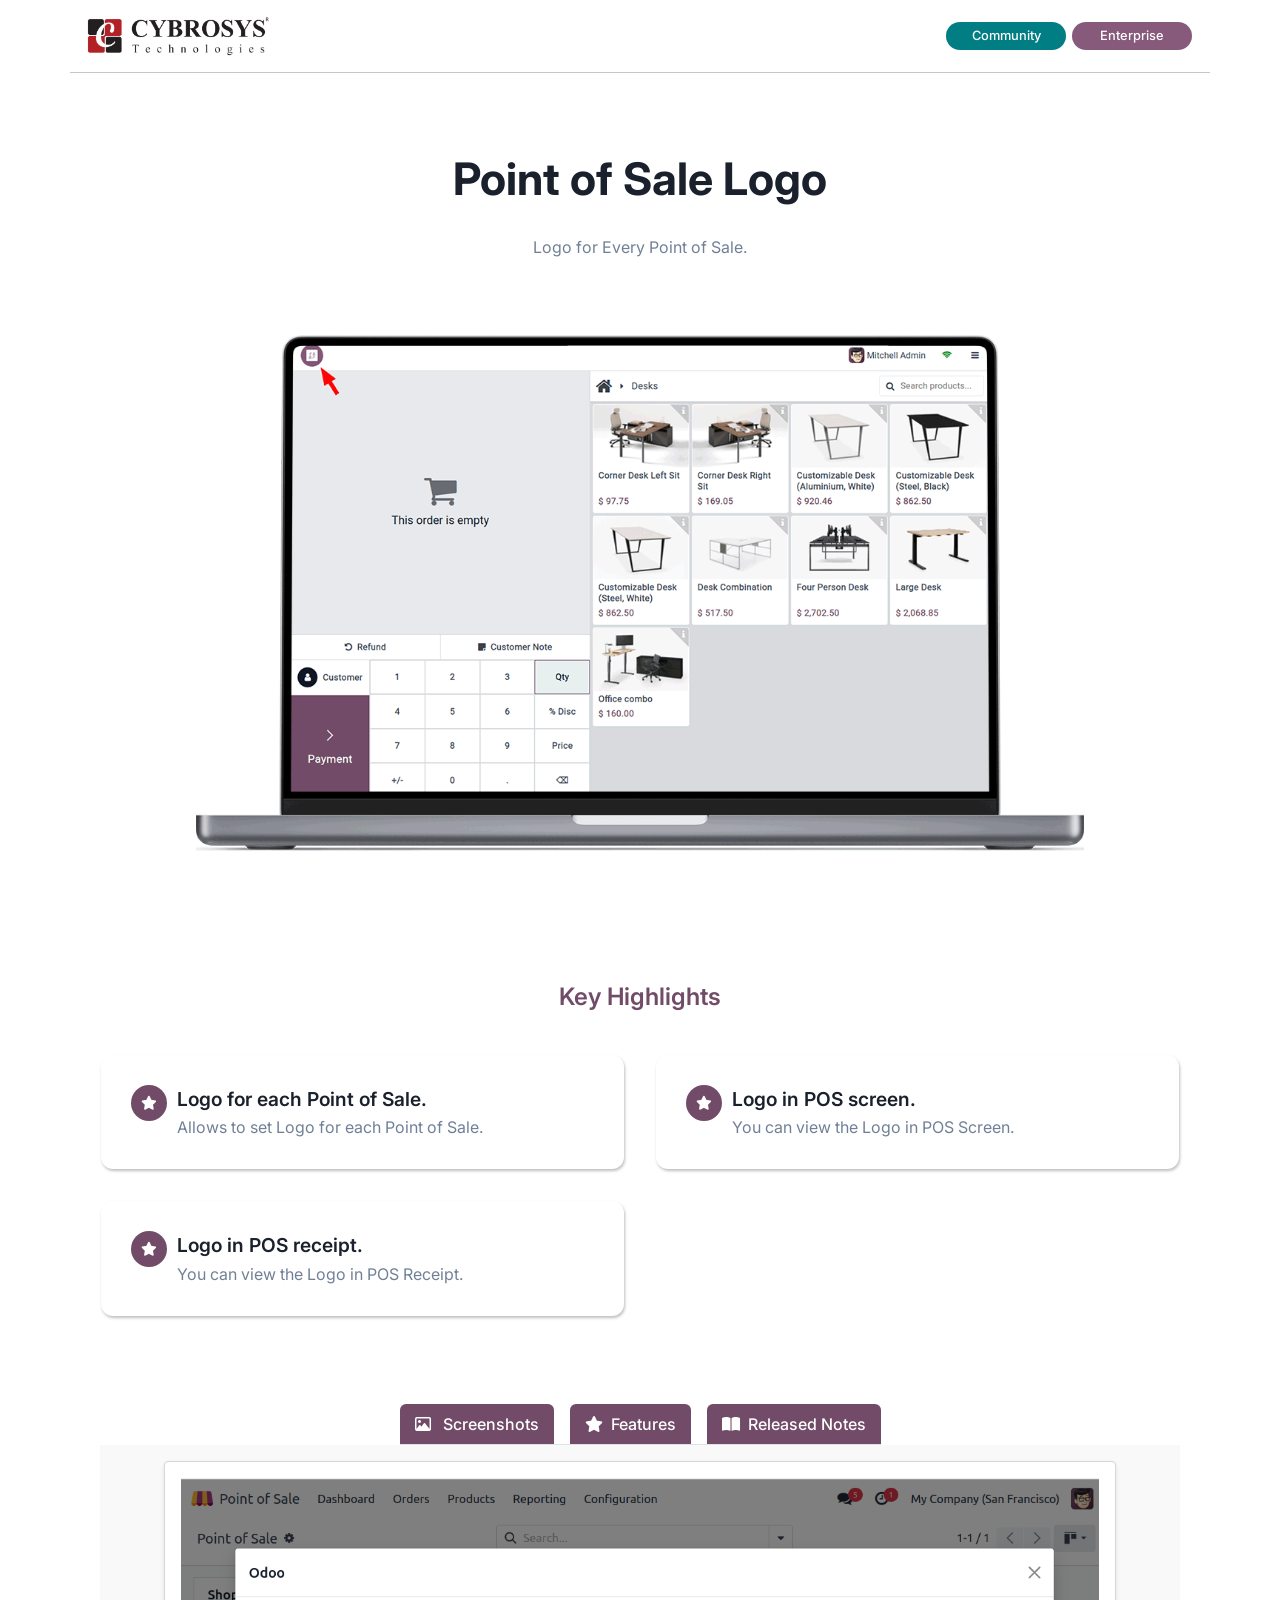
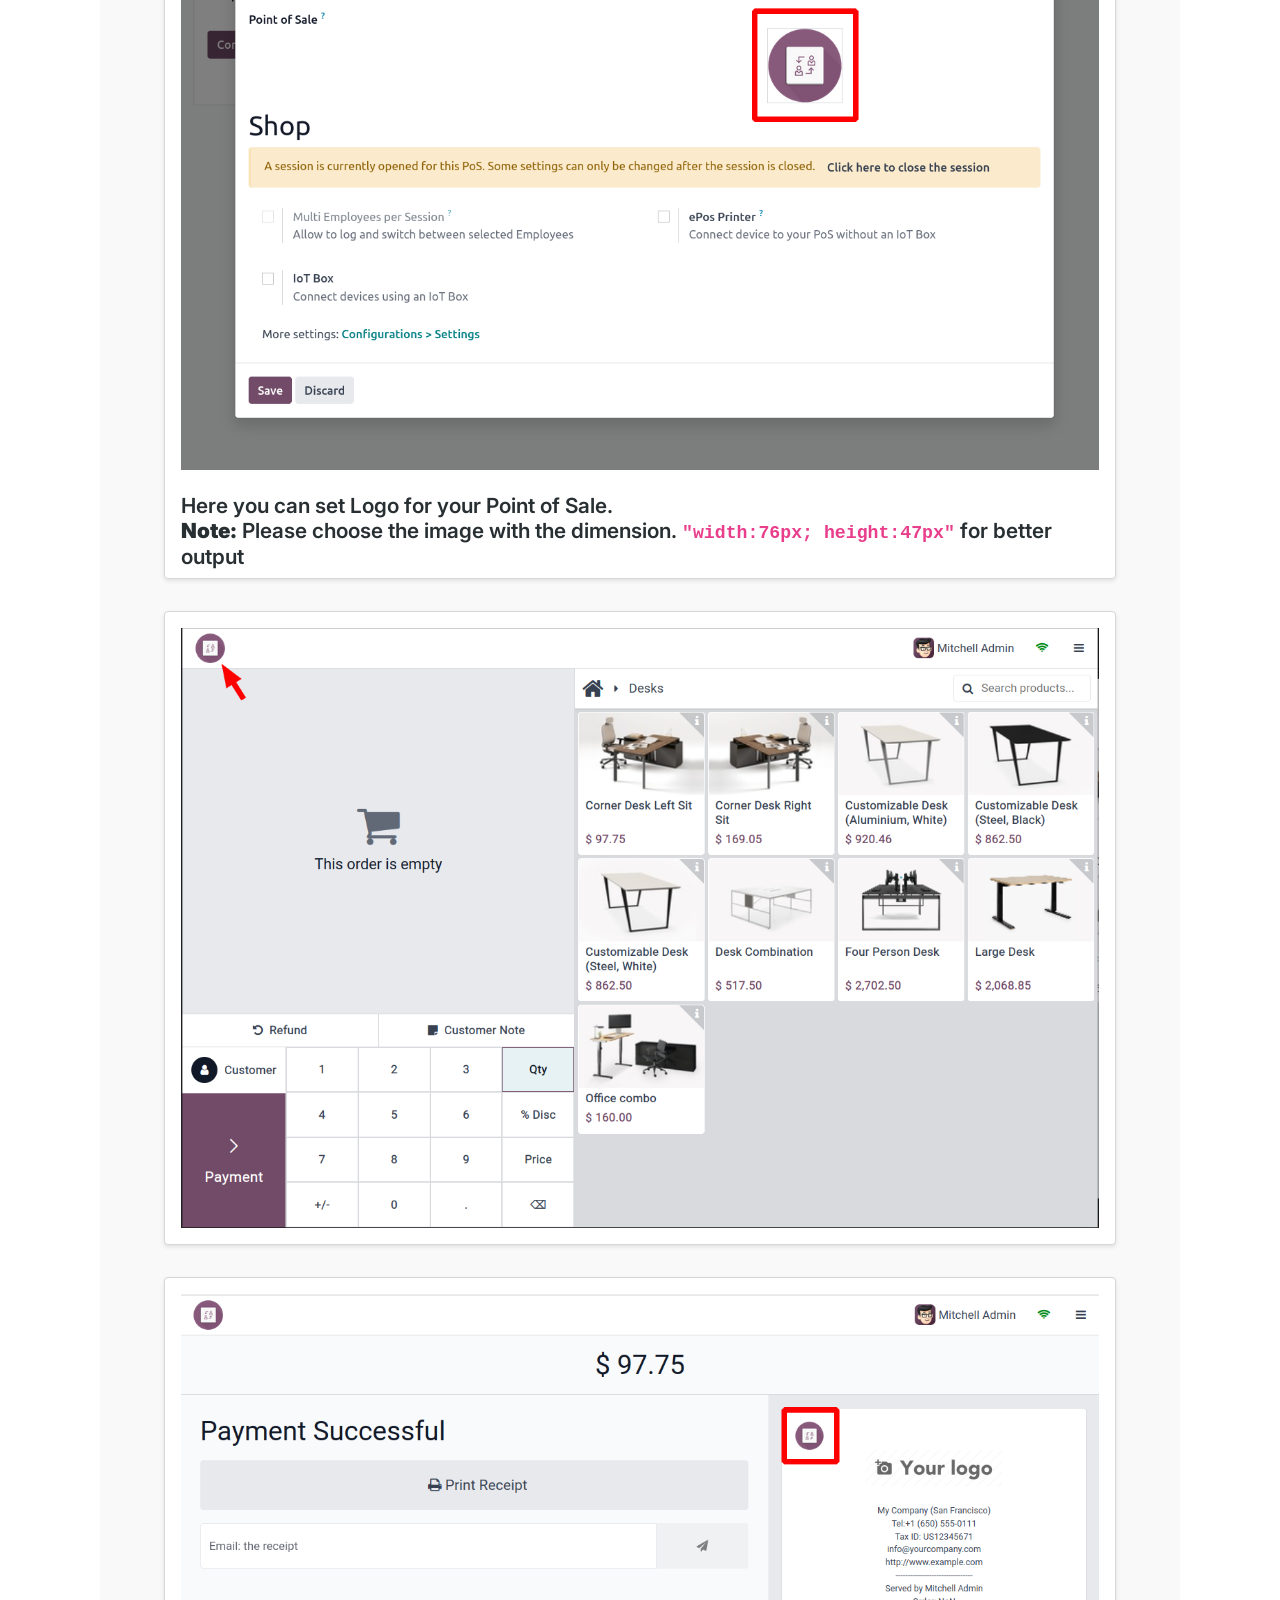
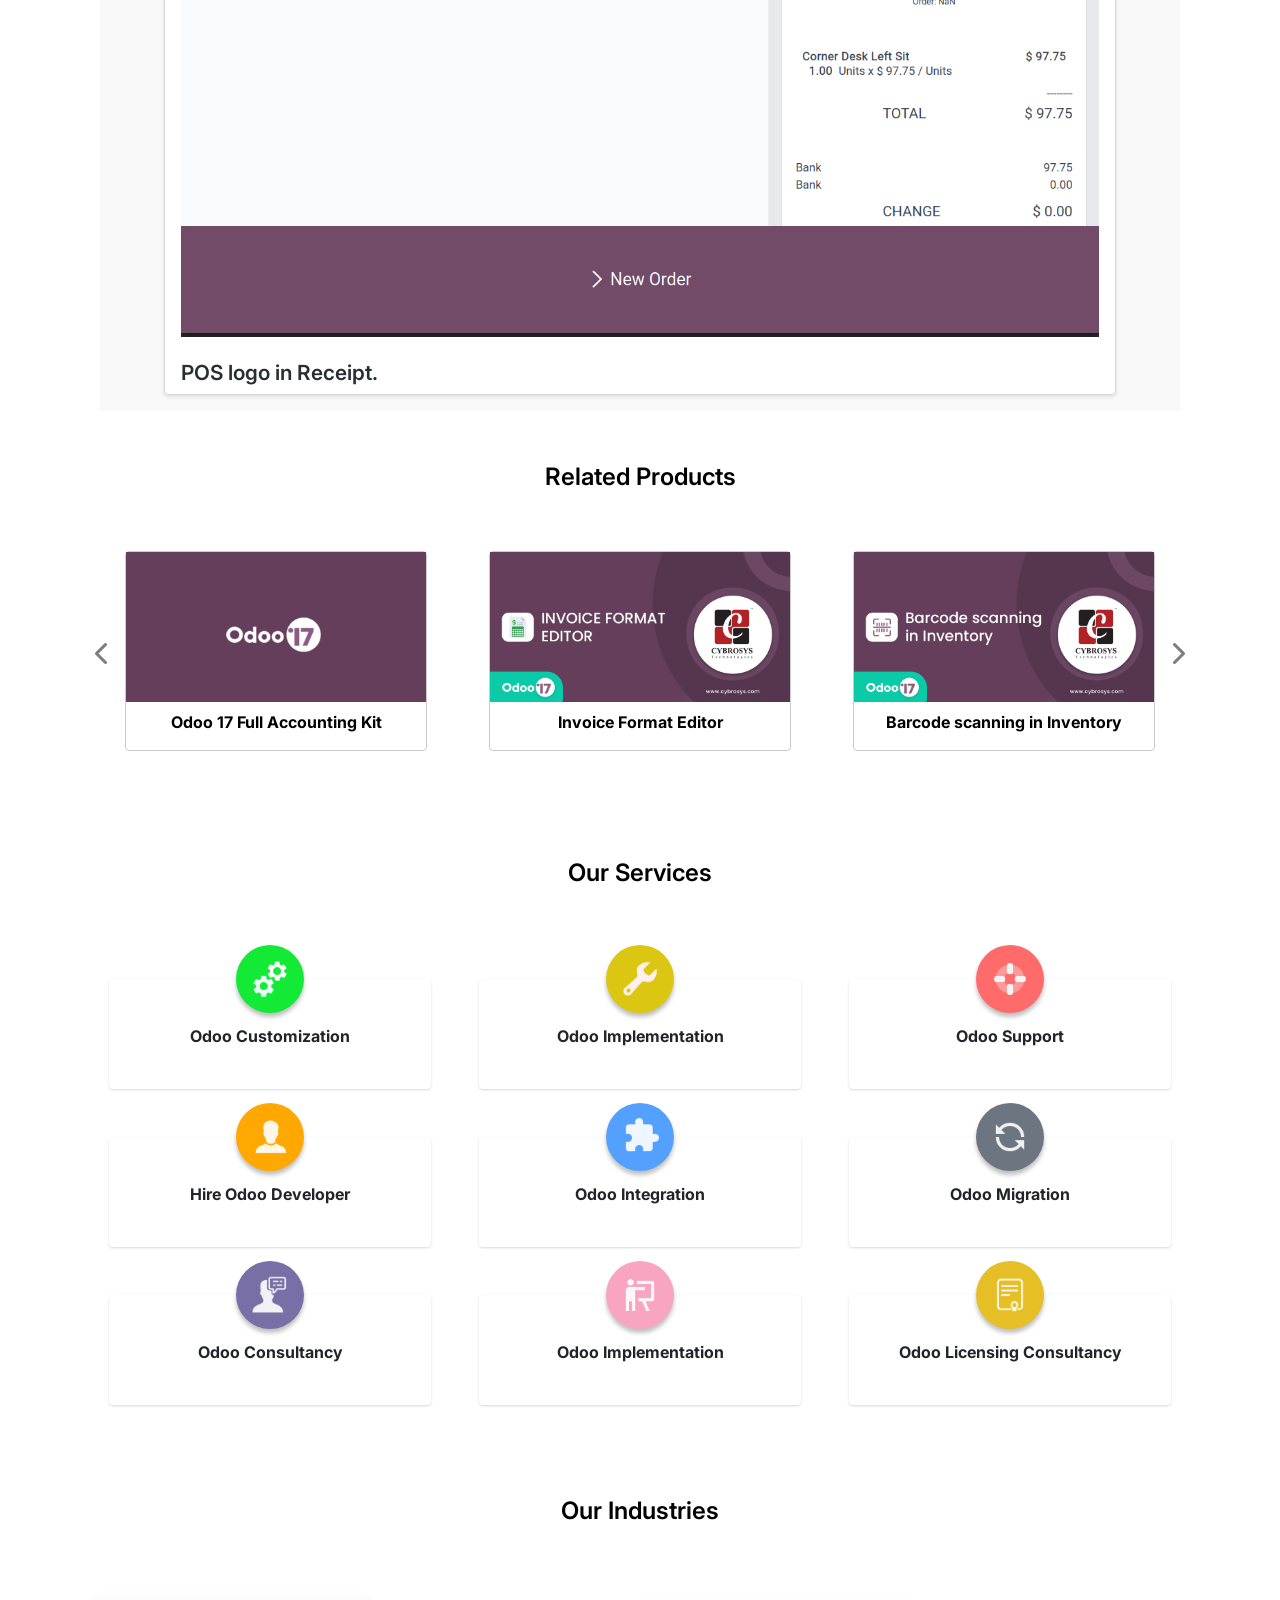
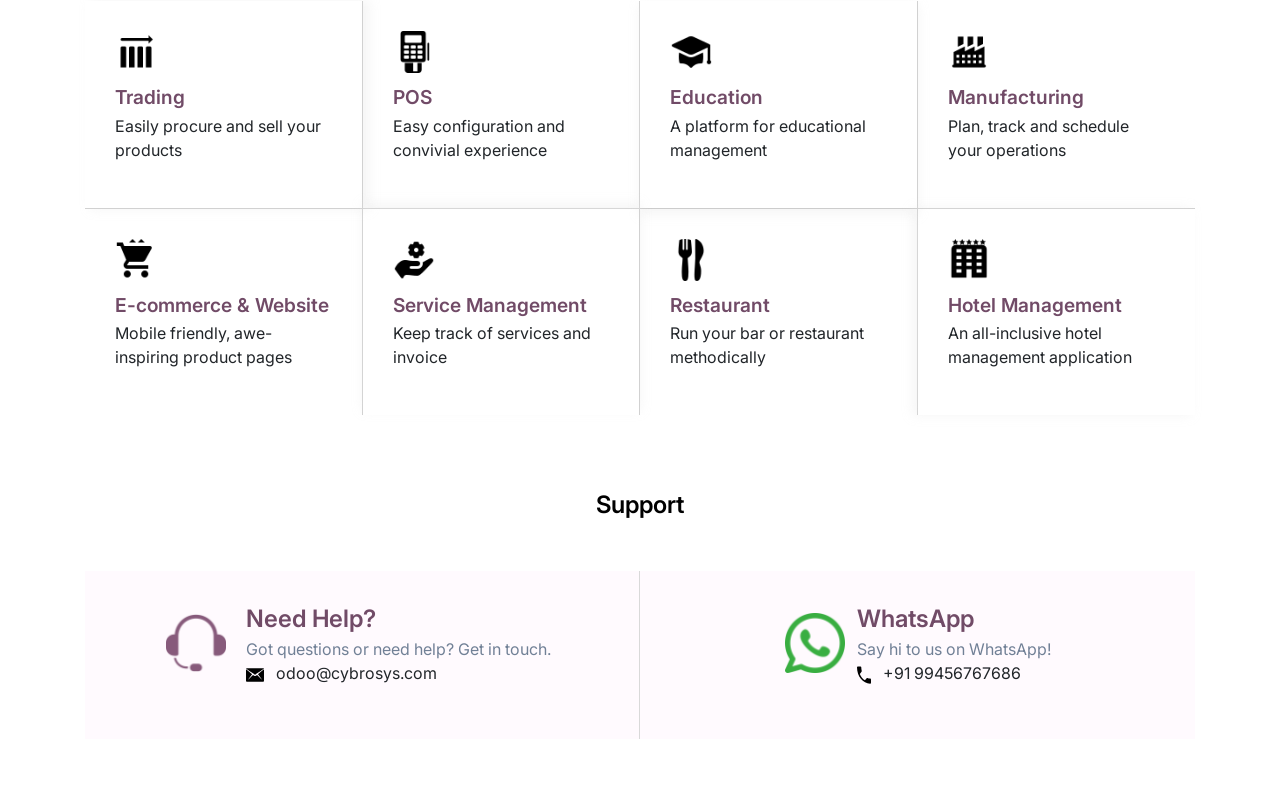
<file: point_of_sale_logo/static/description/index.html>
<!DOCTYPE html>
<html lang="en">
<head>
    <meta charset="UTF-8">
    <meta name="viewport" content="width=device-width, initial-scale=1.0">
    <title>Odoo App 3 Index</title>
    <!-- Bootstrap CSS -->
    <link rel="stylesheet"
          href="https://cdn.jsdelivr.net/npm/bootstrap@4.0.0/dist/css/bootstrap.min.css"
          integrity="sha384-Gn5384xqQ1aoWXA+058RXPxPg6fy4IWvTNh0E263XmFcJlSAwiGgFAW/dAiS6JXm"
          crossorigin="anonymous">
    <link rel="stylesheet"
          href="https://cdnjs.cloudflare.com/ajax/libs/font-awesome/6.2.1/css/all.min.css">
    <link rel="preconnect" href="https://fonts.googleapis.com">
    <link rel="preconnect" href="https://fonts.gstatic.com" crossorigin>
    <link href="https://fonts.googleapis.com/css2?family=Inter:wght@400;500;600;700;800&display=swap"
          rel="stylesheet">
</head>
<body>
<section>
    <div class="container"
         style="font-family: 'Inter', sans-serif !important;background-color: #fff !important;">
        <div class="row">
            <div class="col-sm-12 col-md-12 col-lg-12 d-flex justify-content-between flex-wrap align-items-sm-center"
                 style="border-bottom:1px solid rgba(0, 0, 0, 0.22)">
                <div class="my-3">
                    <img src="assets/misc/Cybrosys R.png"
                         style="width:auto !important; height:40px !important">
                </div>
                <div class="my-3 d-flex align-items-center">
                    <div class="text-center"
                         style="background-color:#017E84 !important;font-size: 0.8rem !important; color:#fff !important; font-weight:500 !important; padding:4px !important; margin:0 3px !important; border-radius:50px !important; min-width: 120px !important;">
                        Community
                    </div>
                    <div class="text-center"
                         style="background-color:#875A7B !important; color:#fff !important;font-size: 0.8rem !important; font-weight:500 !important; padding:4px !important; margin:0 3px !important; border-radius:50px !important;min-width: 120px !important;">
                        Enterprise
                    </div>
                </div>
            </div>
        </div>
        <div class="row">
            <div class="col-sm-12 col-md-12 col-lg-12 text-center d-flex align-items-center flex-column"
                 style="margin: 80px 0px !important;">
                <h1 style="font-size: 2.8rem;font-weight: 700; color:
                    #1A202C;">
                    Point of Sale Logo</h1>
                <p class="my-3 mb-4"
                   style="max-width: 80%; font-weight: 400 !important; line-height: 32px; color: #718096;">
                    Logo for Every Point of Sale.
                </p>
                <div style="width: 80%; margin-top: 3rem;">
                    <img src="assets/screenshots/hero.gif"
                         class="img-responsive" width="100%" height="auto">
                </div>
            </div>
        </div>
        <div class="container mt-5 mb-5">
            <div class="col-lg-12 d-flex flex-column justify-content-center align-items-center mt-4">
                <p class="m-0"
                   style="font-weight: 600; font-size: 24px; color:#714b67 !important">
                    Key Highlights
                </p>
            </div>
            <div class="row py-4">
                <div class="col-md-6 col-sm-12 p-3">
                    <div class="d-flex   h-100" style="padding: 30px;border-radius: 12px;
                                    background: #FFF;
                                    box-shadow: 1px 2px 3px 0px rgba(0, 0, 0, 0.25); ">
                        <div style="width: 36px; height: 36px; border-radius: 50%; background: #714B67;
                                    display: flex; justify-content: center; align-items: center;
                                    margin-right: 10px; flex-shrink: 0;">
                            <i class="fa-solid fa-star  "
                               style="color: #fff;font-size:14px;"></i>
                        </div>
                        <div>
                            <p style="color: #1A202C;font-weight: 600;
                                      font-size: 1.2rem; margin-bottom: 2px;">
                                Logo for each Point of Sale.</p>
                            <p class="m-0" style="color:#718096">Allows to set Logo for each Point of Sale.
                            </p>
                        </div>
                    </div>
                </div>
                <div class="col-md-6 col-sm-12 p-3">
                    <div class="d-flex   h-100" style="padding: 30px;border-radius: 12px;
                                    background: #FFF;
                                    box-shadow: 1px 2px 3px 0px rgba(0, 0, 0, 0.25); ">
                        <div style="width: 36px; height: 36px; border-radius: 50%; background: #714B67;
                                    display: flex; justify-content: center; align-items: center;
                                    margin-right: 10px; flex-shrink: 0;">
                            <i class="fa-solid fa-star  "
                               style="color: #fff;font-size:14px;"></i>
                        </div>
                        <div>
                            <p style="color: #1A202C;font-weight: 600;
                                      font-size: 1.2rem; margin-bottom: 2px;">
                                Logo in POS screen.</p>
                            <p class="m-0" style="color:#718096">You can view the Logo in POS Screen.
                            </p>
                        </div>
                    </div>
                </div>
                <div class="col-md-6 col-sm-12 p-3">
                    <div class="d-flex   h-100" style="padding: 30px;border-radius: 12px;
                                    background: #FFF;
                                    box-shadow: 1px 2px 3px 0px rgba(0, 0, 0, 0.25); ">
                        <div style="width: 36px; height: 36px; border-radius: 50%; background: #714B67;
                                    display: flex; justify-content: center; align-items: center;
                                    margin-right: 10px; flex-shrink: 0;">
                            <i class="fa-solid fa-star  "
                               style="color: #fff;font-size:14px;"></i>
                        </div>
                        <div>
                            <p style="color: #1A202C;font-weight: 600;
                                      font-size: 1.2rem; margin-bottom: 2px;">
                                Logo in POS receipt.</p>
                            <p class="m-0" style="color:#718096">
                                You can view the Logo in POS Receipt.
                            </p>
                        </div>
                    </div>
                </div>
            </div>
        </div>

        <div class="container rounded">
            <ul class="nav nav-tabs d-flex"
                style="width: fit-content;margin: 0 auto;gap: 1rem;">
                <li class="col text-center py-2 text-nowrap "
                    style="color: #fff; background-color: #714B67;border-radius: 6px 6px 0px 0px;">
                    <a
                            class="active show" data-toggle="tab" href="#tab1"
                            style="color: #fff;font-weight: 500; background-color: #714B67; text-decoration: none;">
                        <i class="fa-regular fa-image  pr-2"
                           style="color: #fff;"></i>
                        Screenshots</a></li>
                <li class="col text-center py-2 text-nowrap "
                    style="color: #fff; background-color: #714B67;border-radius: 6px 6px 0px 0px;">
                    <a
                            data-toggle="tab" href="#tab2"
                            style="color: #fff;font-weight: 500;  text-decoration: none;"><i
                            class="fa-solid fa-star  pr-2"
                            style="color: #fff;"></i>Features</a></li>
                <li class="col text-center py-2 text-nowrap "
                    style="color: #fff; background-color: #714B67;border-radius: 6px 6px 0px 0px;">
                    <a
                            data-toggle="tab" href="#tab3"
                            style="color: #fff;font-weight: 500; text-decoration: none; background-color: #714B67;"><i
                            class="fa-solid fa-book-open  pr-2"
                            style="color: #fff;"></i>Released Notes</a></li>
            </ul>
            <div class="tab-content"
                 style="background-color: rgba(121, 113, 119, 0.04);">
                <div id="tab1" class="tab-pane fade in active show">
                    <div class="col-lg-12 py-2"
                         style="padding: 1rem 4rem !important;">
                        <div
                                style="border: 1px solid #d8d6d6; border-radius: 4px; background: #fff; box-shadow: 0 2px 4px rgba(0, 0, 0, 0.1);">
                            <div class="row justify-content-center p-3 w-100 m-0">
                                <img src="assets/screenshots/poslogo1.png"
                                     class="img-responsive" width="100%"
                                     height="auto">
                            </div>
                            <div class="px-3">
                                <h4 class="mt-2"
                                    style=" font-weight:600 !important; color:#282F33 !important; font-size:1.3rem !important">
                                    Here you can set Logo for your Point of
                                    Sale.<br/>
                                    <strong>Note:</strong> Please choose the
                                    image with the dimension.
                                    <code>"width:76px; height:47px"</code> for better output
                                </h4>
                            </div>
                        </div>
                    </div>
                    <div class="col-lg-12 py-2"
                         style="padding: 1rem 4rem !important;">
                        <div
                                style="border: 1px solid #d8d6d6; border-radius: 4px; background: #fff; box-shadow: 0 2px 4px rgba(0, 0, 0, 0.1);">
                            <div class="row justify-content-center p-3 w-100 m-0">
                                <img src="assets/screenshots/poslogo2.png"
                                     class="img-responsive" width="100%"
                                     height="auto">
                            </div>
                        </div>
                    </div>
                    <div class="col-lg-12 py-2"
                         style="padding: 1rem 4rem !important;">
                        <div
                                style="border: 1px solid #d8d6d6; border-radius: 4px; background: #fff; box-shadow: 0 2px 4px rgba(0, 0, 0, 0.1);">
                            <div class="row justify-content-center p-3 w-100 m-0">
                                <img src="assets/screenshots/poslogo3.png"
                                     class="img-responsive" width="100%"
                                     height="auto">
                            </div>
                            <div class="px-3">
                                <h4 class="mt-2"
                                    style=" font-weight:600 !important; color:#282F33 !important; font-size:1.3rem !important">
                                    POS logo in Receipt.
                                </h4>
                            </div>
                        </div>
                    </div>
                </div>
                <div id="tab2" class="tab-pane fade">
                    <div class="col-mg-12" style="padding: 1rem 4rem;">
                        <ul style="list-style: none; padding: 1rem 0;font-weight: 500;">
                            <li class="py-3"
                                style="font-weight: 500;background-color: #fff; border-radius: 4px; padding: 1rem; margin-bottom: 1rem; box-shadow: 0 2px 4px rgba(0, 0, 0, 0.1);">
                                    <span style="margin-right: 12px;"><img
                                            src="assets/misc/star (1) 2.svg"
                                            alt=""
                                            width="16px"></span>Logo for each Point of Sale.
                            </li>
                            <li class="py-3"
                                style="font-weight: 500;background-color: #fff; border-radius: 4px; padding: 1rem; margin-bottom: 1rem; box-shadow: 0 2px 4px rgba(0, 0, 0, 0.1);">
                                    <span style="margin-right: 12px;"><img
                                            src="assets/misc/star (1) 2.svg"
                                            alt=""
                                            width="16px"></span>Logo in POS screen.
                            </li>
                            <li class="py-3"
                                style="font-weight: 500;background-color: #fff; border-radius: 4px; padding: 1rem; margin-bottom: 1rem; box-shadow: 0 2px 4px rgba(0, 0, 0, 0.1);">
                                    <span style="margin-right: 12px;"><img
                                            src="assets/misc/star (1) 2.svg"
                                            alt=""
                                            width="16px"></span>Logo in POS receipt.
                                <ul style="list-style: none;font-weight: 400; color:#718096">
                                </ul>
                            </li>

                        </ul>
                    </div>
                </div>
                <div id="tab3" class="tab-pane fade">
                    <div class="col-mg-12 active" style="padding: 1rem 4rem;">
                        <div class="py-3"
                             style="font-weight: 500;background-color: #fff; border-radius: 4px; padding: 1rem; box-shadow: 0 2px 4px rgba(0, 0, 0, 0.1);">
                            <div class="d-flex mb-3"
                                 style="font-size: 0.8rem; font-weight: 500;"><span>Version
                                        16.0.1.0.0</span><span
                                    class="px-2">|</span><span
                                    style="color: #714B67;font-weight: 600;">Released on:29th November 2023</span>
                            </div>
                            <p class="m-0"
                               style=" color:#718096!important; font-size:1rem !important;line-height: 28px;">
                                Initial Commit for Point of Sale Logo.</p>
                        </div>
                    </div>
                </div>
            </div>
        </div>
        <div class="container mt-5">
            <div class="col-lg-12 d-flex flex-column justify-content-center align-items-center mt-5">
                <p class="m-0"
                   style="font-weight: 600; font-size: 24px; color:#000 !important">
                    Related Products</p>
            </div>
        </div>
        <div id="myCarousel" class="carousel slide py-3" data-ride="carousel">
            <div class="carousel-inner">
                <div class="carousel-item active">
                    <div class="row p-4">
                        <div class="col">
                            <div class="p-3">
                                <a href="https://apps.odoo.com/apps/modules/17.0/base_accounting_kit/" style="color: #000; text-decoration: none;">
                                        <div style="border:1px solid #CBCBCB !important;border-radius: 4px;">
                                            <div style="width: 300px; ">
                                                <img src="assets/modules/1.gif" alt="" width="100%" height="auto">
                                            </div>
                                            <p class="text-center pt-2 text-black font-weight-bold">Odoo 17 Full Accounting Kit</p>
                                        </div>
                                    </a>
                            </div>
                        </div>
                        <div class="col">
                            <div class="p-3">
                                <a href="https://apps.odoo.com/apps/modules/17.0/invoice_format_editor/" style="color: #000; text-decoration: none;">
                                    <div style="border:1px solid #CBCBCB !important;border-radius: 4px;">
                                        <div style="width: 300px; ">
                                                <img src="assets/modules/2.png" alt="" width="100%" height="auto">

                                        </div>
                                        <p class="text-center pt-2 text-black font-weight-bold">Invoice Format Editor</p>
                                    </div>
                                </a>
                            </div>
                        </div>
                        <div class="col">
                            <div class="p-3">
                                <a href="https://apps.odoo.com/apps/modules/17.0/inventory_barcode_scanning/" style="color: #000; text-decoration: none;">
                                    <div style="border:1px solid #CBCBCB !important;border-radius: 4px;">
                                        <div style="width: 300px; ">
                                            <img src="assets/modules/3.png" alt="" width="100%" height="auto">

                                        </div>
                                        <p class="text-center pt-2 text-black font-weight-bold">Barcode scanning in Inventory</p>
                                    </div>
                                </a>
                            </div>
                        </div>
                    </div>
                </div>
                <div class="carousel-item">
                    <div class="row p-4">
                        <div class="col">
                            <div class="p-3">
                                <a href="https://apps.odoo.com/apps/modules/17.0/whatsapp_redirect/" style="color: #000; text-decoration: none;">
                                    <div style="border:1px solid #CBCBCB !important;border-radius: 4px;">
                                        <div style="width: 300px; ">
                                            <img src="assets/modules/4.jpg" alt="" width="100%" height="auto">

                                        </div>
                                        <p class="text-center pt-2 text-black font-weight-bold">Send Whatsapp Message</p>
                                    </div>
                                </a>
                            </div>
                        </div>
                        <div class="col">
                            <div class="p-3">
                                <a href="https://apps.odoo.com/apps/modules/17.0/base_account_budget/" style="color: #000; text-decoration: none;">
                                    <div style="border:1px solid #CBCBCB !important;border-radius: 4px;">
                                        <div style="width: 300px;">
                                            <img src="assets/modules/5.jpg" alt="" width="100%" height="auto">

                                        </div>
                                        <p class="text-center pt-2 text-black font-weight-bold">Budget Management</p>
                                    </div>
                                </a>
                            </div>
                        </div>
                        <div class="col">
                            <div class="p-3">
                                <a href="https://apps.odoo.com/apps/modules/17.0/product_barcode/" style="color: #000; text-decoration: none;">
                                    <div style="border:1px solid #CBCBCB !important;border-radius: 4px;">
                                        <div style="width: 300px;">
                                            <img src="assets/modules/6.png" alt="" width="100%" height="auto">
                                        </div>
                                        <p class="text-center pt-2 text-black font-weight-bold">Product Barcode Generator</p>
                                    </div>
                                </a>
                            </div>
                        </div>
                    </div>
                </div>
            </div>
            <a class="carousel-control-prev" href="#myCarousel"
               data-slide="prev" style="width: 35px; color: #000;">
                    <span class="carousel-control-prev-icon">
                        <i class="fa fa-chevron-left"
                           style="font-size: 24px;"></i>
                    </span>
            </a>
            <a class="carousel-control-next" href="#myCarousel"
               data-slide="next" style="width: 35px; color: #000;">
                    <span class="carousel-control-next-icon">
                        <i class="fa fa-chevron-right"
                           style="font-size: 24px;"></i>
                    </span>
            </a>
        </div>
        <div class="container mt-5">
            <div class="col-lg-12 d-flex flex-column justify-content-center align-items-center mt-4">
                <p class="m-0"
                   style="font-weight: 600; font-size: 24px; color:#000 !important">
                    Our Services</p>

            </div>
        </div>
        <div class="container my-5">
            <div class="row py-3">
                <div class="col-md-4 col-sm-6 px-4 py-4">
                    <div
                            style="background-color: #fff; padding: 25px; text-align: center;  box-shadow: rgba(0, 0, 0, 0.1) 0px 1px 3px 0px, rgba(0, 0, 0, 0.06) 0px 1px 2px 0px; position: relative;border-radius: 4px;">
                        <div style="position: absolute; top: 0%; left: 50%; transform: translate(-50%, -50%);">
                            <div style="background-color:#13EA36 ; border-radius: 50%; padding: 15px;    width: 68px;
                                    height: 68px; display: inline-block; box-shadow:0px 4px 4px rgba(0, 0, 0, 0.25);">
                                <img src="assets/icons/cogs.png"
                                     alt="service-icon" width="38px"
                                     height="auto">
                            </div>
                        </div>
                        <p style="margin-top: 20px; font-weight: bold;">Odoo
                            Customization</p>
                    </div>
                </div>
                <div class="col-md-4 col-sm-6 px-4 py-4">
                    <div
                            style="background-color: #fff; padding: 25px; text-align: center; box-shadow: rgba(0, 0, 0, 0.1) 0px 1px 3px 0px, rgba(0, 0, 0, 0.06) 0px 1px 2px 0px; position: relative;border-radius: 4px;">
                        <div style="position: absolute; top: 0%; left: 50%; transform: translate(-50%, -50%);">
                            <div style="background-color:#DBC711; border-radius: 50%; padding: 15px;    width: 68px;
                                    height: 68px; display: inline-block; box-shadow:0px 4px 4px rgba(0, 0, 0, 0.25);">
                                <img src="assets/icons/wrench.png"
                                     alt="service-icon" width="38px"
                                     height="auto">
                            </div>
                        </div>
                        <p style="margin-top: 20px; font-weight: bold;">Odoo
                            Implementation</p>
                    </div>
                </div>
                <div class="col-md-4 col-sm-6 px-4 py-4">
                    <div
                            style="background-color: #fff; padding: 25px; text-align: center;  box-shadow: rgba(0, 0, 0, 0.1) 0px 1px 3px 0px, rgba(0, 0, 0, 0.06) 0px 1px 2px 0px; position: relative; border-radius: 4px;">
                        <div style="position: absolute; top: 0%; left: 50%; transform: translate(-50%, -50%);">
                            <div style="background-color:#FF6B6B ; border-radius: 50%; padding: 15px;    width: 68px;
                                    height: 68px; display: inline-block; box-shadow:0px 4px 4px rgba(0, 0, 0, 0.25);">
                                <img src="assets/icons/lifebuoy.png"
                                     alt="service-icon" width="38px"
                                     height="auto">
                            </div>
                        </div>
                        <p style="margin-top: 20px; font-weight: bold;">Odoo
                            Support</p>
                    </div>
                </div>
                <div class="col-md-4 col-sm-6 px-4 py-4">
                    <div
                            style="background-color: #fff; padding: 25px; text-align: center; box-shadow: rgba(0, 0, 0, 0.1) 0px 1px 3px 0px, rgba(0, 0, 0, 0.06) 0px 1px 2px 0px; position: relative; border-radius: 4px;">
                        <div style="position: absolute; top: 0%; left: 50%; transform: translate(-50%, -50%);">
                            <div style="background-color:#FFA801 ; border-radius: 50%; padding: 15px;    width: 68px;
                                    height: 68px; display: inline-block; box-shadow:0px 4px 4px rgba(0, 0, 0, 0.25);">
                                <img src="assets/icons/user.png"
                                     alt="service-icon" width="38px"
                                     height="auto">
                            </div>
                        </div>
                        <p style="margin-top: 20px; font-weight: bold;">Hire
                            Odoo Developer</p>
                    </div>
                </div>
                <div class="col-md-4 col-sm-6 px-4 py-4">
                    <div
                            style="background-color: #fff; padding: 25px; text-align: center;  box-shadow: rgba(0, 0, 0, 0.1) 0px 1px 3px 0px, rgba(0, 0, 0, 0.06) 0px 1px 2px 0px; position: relative; border-radius: 4px;">

                        <div style="position: absolute; top: 0%; left: 50%; transform: translate(-50%, -50%);">
                            <div style="background-color:#54A0FF; border-radius: 50%; padding: 15px;    width: 68px;
                                    height: 68px; display: inline-block; box-shadow:0px 4px 4px rgba(0, 0, 0, 0.25);">
                                <img src="assets/icons/puzzle.png"
                                     alt="service-icon" width="38px"
                                     height="auto">
                            </div>
                        </div>
                        <p style="margin-top: 20px; font-weight: bold;">Odoo
                            Integration</p>
                    </div>
                </div>
                <div class="col-md-4 col-sm-6 px-4 py-4">
                    <div
                            style="background-color: #fff; padding: 25px; text-align: center;  box-shadow: rgba(0, 0, 0, 0.1) 0px 1px 3px 0px, rgba(0, 0, 0, 0.06) 0px 1px 2px 0px; position: relative;border-radius: 4px;">
                        <div style="position: absolute; top: 0%; left: 50%; transform: translate(-50%, -50%);">
                            <div style="background-color:#6D7680 ; border-radius: 50%; padding: 15px;    width: 68px;
                                    height: 68px; display: inline-block; box-shadow:0px 4px 4px rgba(0, 0, 0, 0.25);">
                                <img src="assets/icons/update.png"
                                     alt="service-icon" width="38px"
                                     height="auto">
                            </div>
                        </div>
                        <p style="margin-top: 20px; font-weight: bold;">Odoo
                            Migration</p>
                    </div>
                </div>
                <div class="col-md-4 col-sm-6 px-4 py-4">
                    <div
                            style="background-color: #fff; padding: 25px; text-align: center;  box-shadow: rgba(0, 0, 0, 0.1) 0px 1px 3px 0px, rgba(0, 0, 0, 0.06) 0px 1px 2px 0px; position: relative;border-radius: 4px;">
                        <div style="position: absolute; top: 0%; left: 50%; transform: translate(-50%, -50%);">
                            <div style="background-color:#786FA6 ; border-radius: 50%; padding: 15px;    width: 68px;
                                    height: 68px; display: inline-block; box-shadow:0px 4px 4px rgba(0, 0, 0, 0.25);">
                                <img src="assets/icons/consultation.png"
                                     alt="service-icon" width="38px"
                                     height="auto">
                            </div>
                        </div>
                        <p style="margin-top: 20px; font-weight: bold;">Odoo
                            Consultancy</p>
                    </div>
                </div>
                <div class="col-md-4 col-sm-6 px-4 py-4">
                    <div
                            style="background-color: #fff; padding: 25px; text-align: center; box-shadow: rgba(0, 0, 0, 0.1) 0px 1px 3px 0px, rgba(0, 0, 0, 0.06) 0px 1px 2px 0px;position: relative;border-radius: 4px;">
                        <div style="position: absolute; top: 0%; left: 50%; transform: translate(-50%, -50%);">
                            <div style="background-color:#F8A5C2 ; border-radius: 50%; padding: 15px;    width: 68px;
                                    height: 68px; display: inline-block; box-shadow:0px 4px 4px rgba(0, 0, 0, 0.25);">
                                <img src="assets/icons/training.png"
                                     alt="service-icon" width="38px"
                                     height="auto">
                            </div>
                        </div>
                        <p style="margin-top: 20px; font-weight: bold;">Odoo
                            Implementation</p>
                    </div>
                </div>
                <div class="col-md-4 col-sm-6 px-4 py-4">
                    <div
                            style="background-color: #fff; padding: 25px; text-align: center;  box-shadow: rgba(0, 0, 0, 0.1) 0px 1px 3px 0px, rgba(0, 0, 0, 0.06) 0px 1px 2px 0px; position: relative;border-radius: 4px;">
                        <div style="position: absolute; top: 0%; left: 50%; transform: translate(-50%, -50%);">
                            <div style="background-color:#E6BE26; border-radius: 50%; padding: 15px;    width: 68px;
                                    height: 68px; display: inline-block; box-shadow:0px 4px 4px rgba(0, 0, 0, 0.25);">
                                <img src="assets/icons/license.png"
                                     alt="service-icon" width="38px"
                                     height="auto">
                            </div>
                        </div>
                        <p style="margin-top: 20px; font-weight: bold;">Odoo
                            Licensing Consultancy</p>
                    </div>
                </div>
            </div>
        </div>
        <div class="container mt-5">
            <div class="col-lg-12 d-flex flex-column justify-content-center align-items-center mt-4">
                <p class="m-0"
                   style="font-weight: 600; font-size: 24px; color:#000 !important">
                    Our Industries</p>

            </div>
        </div>
        <div class="container">
            <div class="row my-5 py-4">
                <div class="col-md-3 col-sm-6 p-0">
                    <div class="d-flex flex-column h-100 "
                         style="border-right: 1px solid rgb(209, 209, 209); border-bottom: 1px solid  rgb(209, 209, 209); padding: 30px; box-shadow: 6px 0 10px rgba(228, 227, 227, 0.373);">
                        <img src="assets/icons/trading-black.png" width="42px"
                             height="auto" alt="">
                        <p style="color: #714B67;font-weight: 600; margin-top: 10px;
                           font-size: 1.2rem; margin-bottom: 2px;">Trading</p>
                        <p>Easily procure and sell your products</p>
                    </div>
                </div>
                <div class="col-md-3 col-sm-6  p-0">
                    <div class="d-flex flex-column h-100"
                         style="border-right: 1px solid rgb(209, 209, 209);border-bottom: 1px solid  rgb(209, 209, 209); padding: 30px;">
                        <img src="assets/icons/pos-black.png" width="42px"
                             height="auto" alt="">
                        <p style="color: #714B67;font-weight: 600; margin-top: 10px;
                            font-size: 1.2rem; margin-bottom: 2px;">POS</p>
                        <p>Easy configuration and convivial experience</p>
                    </div>
                </div>
                <div class="col-md-3 col-sm-6  p-0">
                    <div class="d-flex flex-column h-100"
                         style="border-right: 1px solid  rgb(209, 209, 209);border-bottom: 1px solid   rgba(0, 0, 0, 0.2); padding: 30px; box-shadow: 0 5px 10px  rgba(228, 227, 227, 0.373)">
                        <img src="assets/icons/education-black.png" width="42px"
                             height="auto" alt="">
                        <p style="color: #714B67;font-weight: 600; margin-top: 10px;
                            font-size: 1.2rem; margin-bottom: 2px;">
                            Education</p>
                        <p>A platform for educational management</p>
                    </div>
                </div>
                <div class="col-md-3 col-sm-6  p-0">
                    <div class="d-flex flex-column h-100"
                         style="border-bottom: 1px solid  rgb(209, 209, 209); padding: 30px; ">
                        <img src="assets/icons/manufacturing-black.png"
                             width="42px" height="auto" alt="">
                        <p style="color: #714B67;font-weight: 600; margin-top: 10px;
                            font-size: 1.2rem; margin-bottom: 2px;">
                            Manufacturing</p>
                        <p>Plan, track and schedule your operations</p>
                    </div>
                </div>
                <div class="col-md-3 col-sm-6 p-0">
                    <div class="d-flex flex-column h-100"
                         style="border-right: 1px solid  rgb(209, 209, 209); padding: 30px;">
                        <img src="assets/icons/ecom-black.png" width="42px"
                             height="auto" alt="">
                        <p style="color: #714B67;font-weight: 600; margin-top: 10px;
                            font-size: 1.2rem; margin-bottom: 2px;">E-commerce &
                            Website</p>
                        <p>Mobile friendly, awe-inspiring product pages</p>
                    </div>
                </div>
                <div class="col-md-3 col-sm-6   p-0">
                    <div class="d-flex flex-column h-100"
                         style="border-right: 1px solid  rgb(209, 209, 209); padding: 30px;box-shadow: 0 -5px 10px  rgba(228, 227, 227, 0.373);">
                        <img src="assets/icons/service-black.png" width="42px"
                             height="auto" alt="">
                        <p style="color: #714B67;font-weight: 600; margin-top: 10px;
                            font-size: 1.2rem; margin-bottom: 2px;">Service
                            Management</p>
                        <p>Keep track of services and invoice</p>
                    </div>
                </div>
                <div class="col-md-3 col-sm-6    p-0">
                    <div class="d-flex flex-column h-100"
                         style="border-right: 1px solid  rgb(209, 209, 209); padding: 30px; ">
                        <img src="assets/icons/restaurant-black.png"
                             width="42px" height="auto" alt="">
                        <p style="color: #714B67;font-weight: 600; margin-top: 10px;
                            font-size: 1.2rem; margin-bottom: 2px;">
                            Restaurant</p>
                        <p>Run your bar or restaurant methodically</p>
                    </div>
                </div>
                <div class="col-md-3 col-sm-6   p-0">
                    <div class="d-flex flex-column h-100"
                         style=" padding: 30px;box-shadow: -5px 0 10px  rgba(228, 227, 227, 0.373);">
                        <img src="assets/icons/hotel-black.png" width="42px"
                             height="auto" alt="">
                        <p style="color: #714B67;font-weight: 600; margin-top: 10px;
                            font-size: 1.2rem; margin-bottom: 2px;">Hotel
                            Management</p>
                        <p>An all-inclusive hotel management application</p>
                    </div>
                </div>
            </div>
        </div>
        <div class="container mt-5">
            <div class="col-lg-12 d-flex flex-column justify-content-center align-items-center mt-5">
                <p class="m-0"
                   style="font-weight: 600; font-size: 24px; color:#000 !important">
                    Support</p>
            </div>
        </div>
        <div class="container my-5">
            <div class="row" style="background-color: #FFFAFE;">
                <div class="col-md-6 pb-4  d-flex align-items-center justify-content-center"
                     style="border-right: 1px solid #D9D9D9;">
                    <div style="padding: 30px;">
                        <div class="d-flex align-items-center">
                            <img src="assets/misc/support (1) 1.svg" alt=""
                                 width="60px" style="margin-right: 12px;">
                            <div style="padding: 0px 8px;">
                                    <span
                                            style="color: #714B67;font-size: 24px;font-weight: 600;padding-bottom: 1rem;">Need
                                        Help?</span>
                                <p class="m-0" style="color:#718096;">Got
                                    questions or need help? Get in touch.</p>
                                <div style="font-weight: 400;"><span><img
                                        src="assets/misc/support-email.svg"
                                        alt=""
                                        width="18px"
                                        style="filter: invert(1);margin-right: 0.8rem;"></span>odoo@cybrosys.com
                                </div>
                            </div>
                        </div>
                    </div>
                </div>
                <div class="col-md-6 pb-4 d-flex align-items-center justify-content-center">
                    <div style="padding: 30px;">
                        <div class="d-flex align-items-center">
                            <img src="assets/misc/whatsapp 1.svg" alt=""
                                 width="60px" style="margin-right: 12px;">
                            <div>
                                <span style="color: #714B67;font-size: 24px;font-weight: 600;">WhatsApp</span>
                                <p class="m-0" style="color:#718096;">Say hi to
                                    us on WhatsApp!</p>
                                <div style="font-weight: 400; font-size: 16px;"><span><img
                                        src="assets/misc/phone.svg"
                                        alt="" width="14px"
                                        style="filter: invert(1); margin-right: 0.8rem;"></span>+91
                                    99456767686
                                </div>
                            </div>
                        </div>
                    </div>
                </div>
            </div>
        </div>
    </div>
</section>
<!-- Optional JavaScript -->
<!-- jQuery first, then Popper.js, then Bootstrap JS -->
<script src="https://ajax.googleapis.com/ajax/libs/jquery/3.5.1/jquery.min.js"></script>
<script src="https://maxcdn.bootstrapcdn.com/bootstrap/4.5.2/js/bootstrap.min.js"></script>
</body>
</html>
</file>
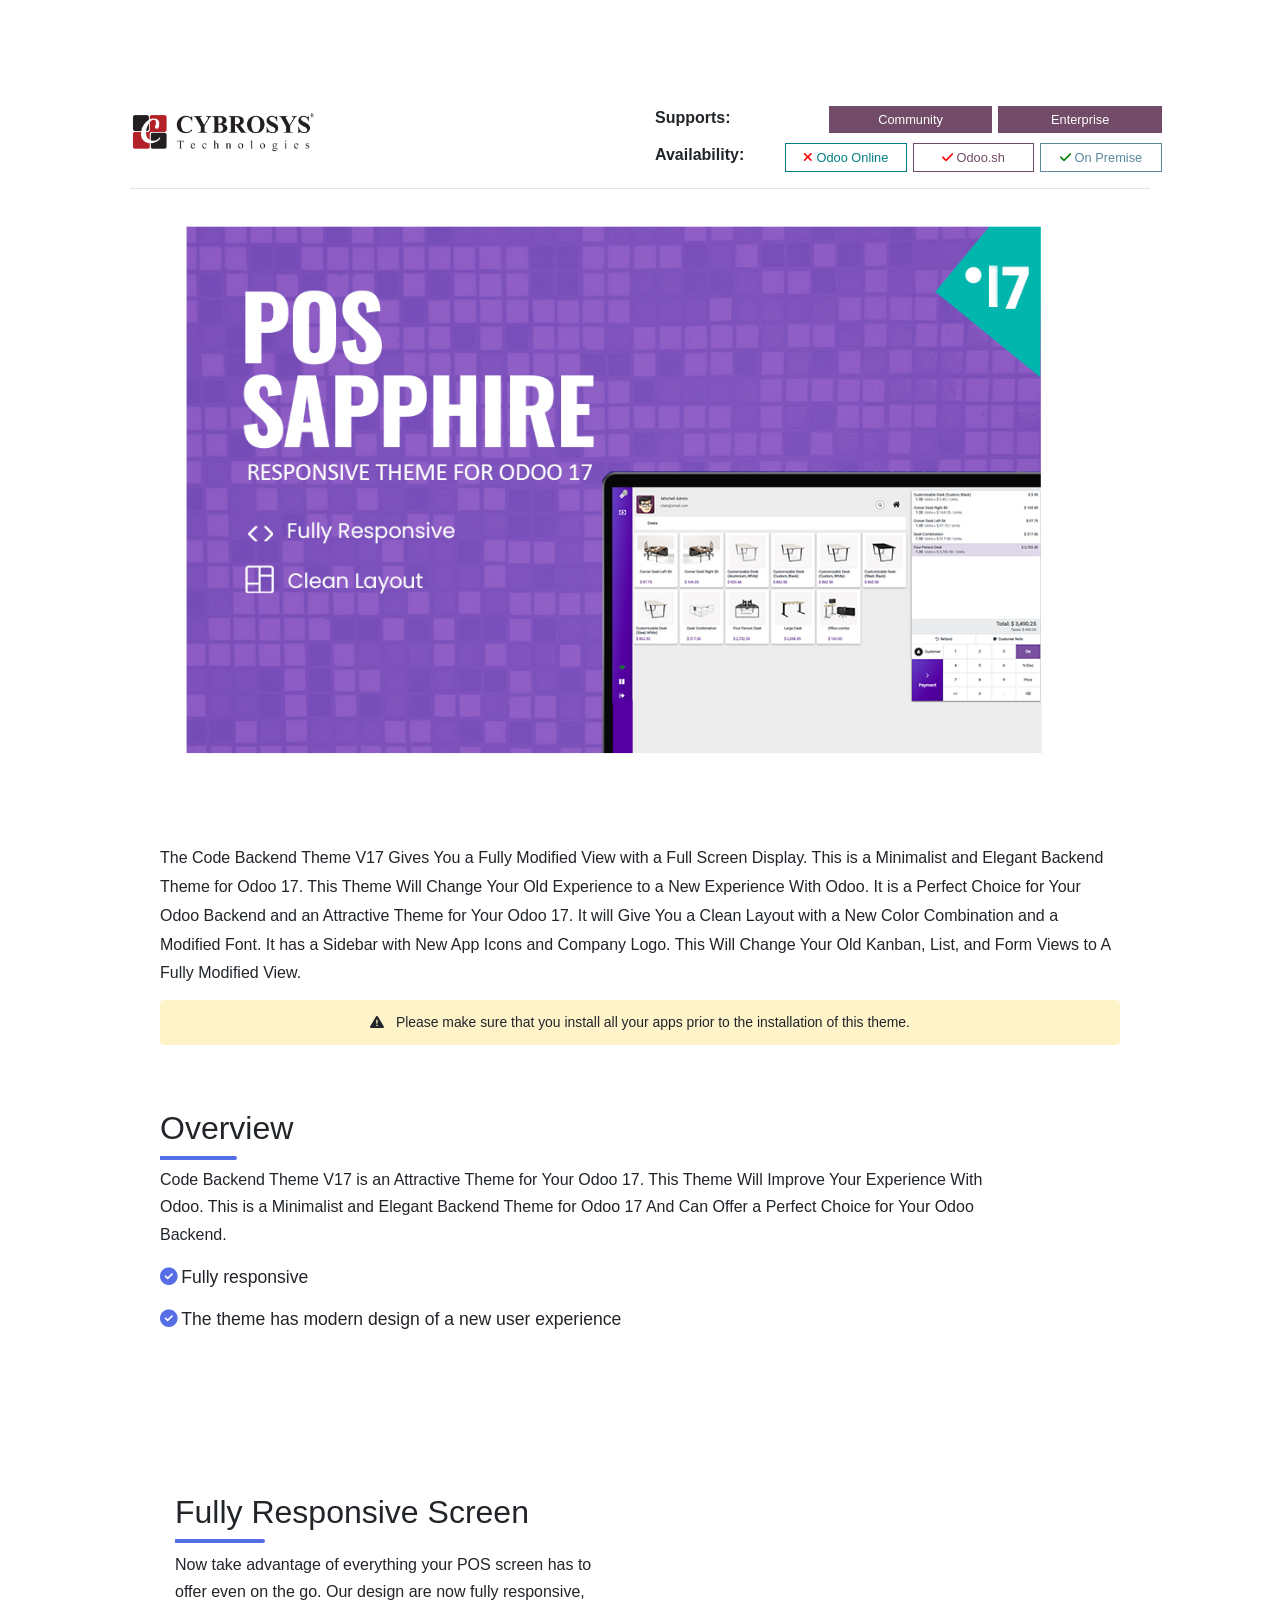
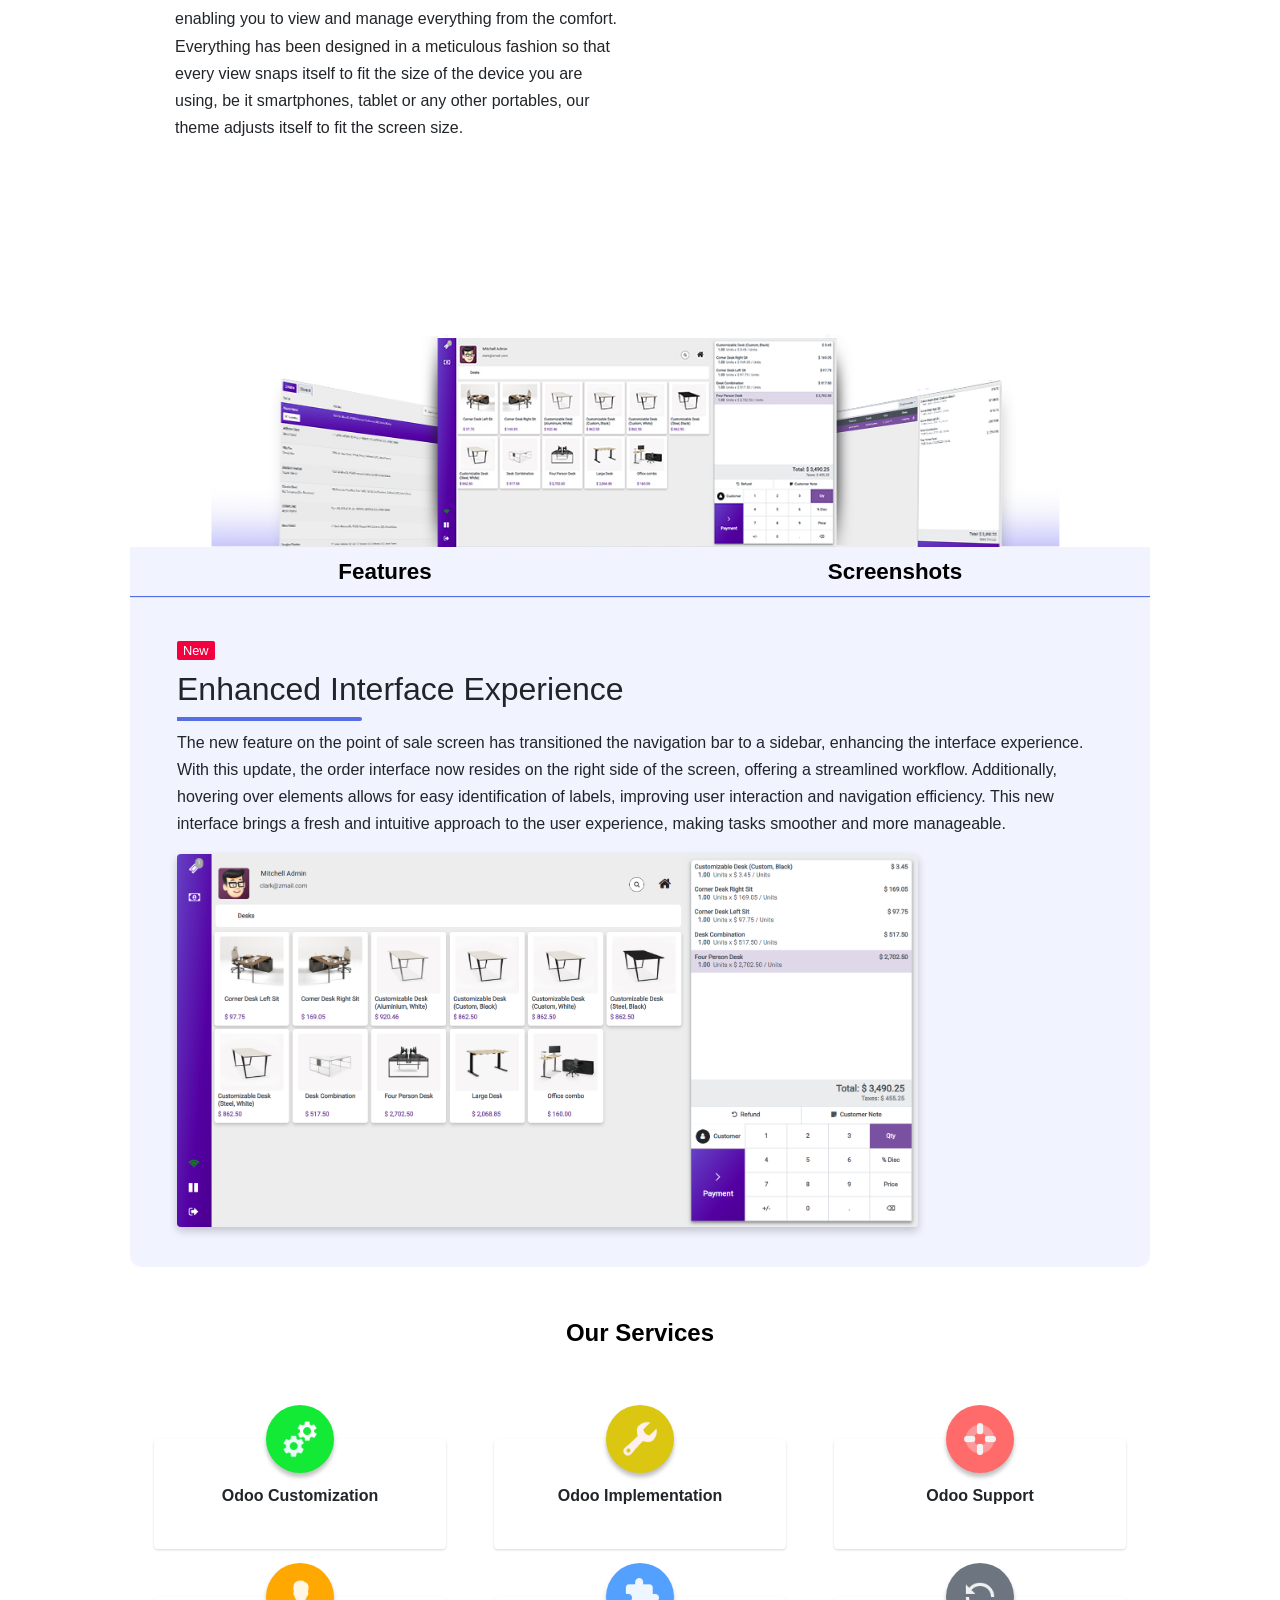
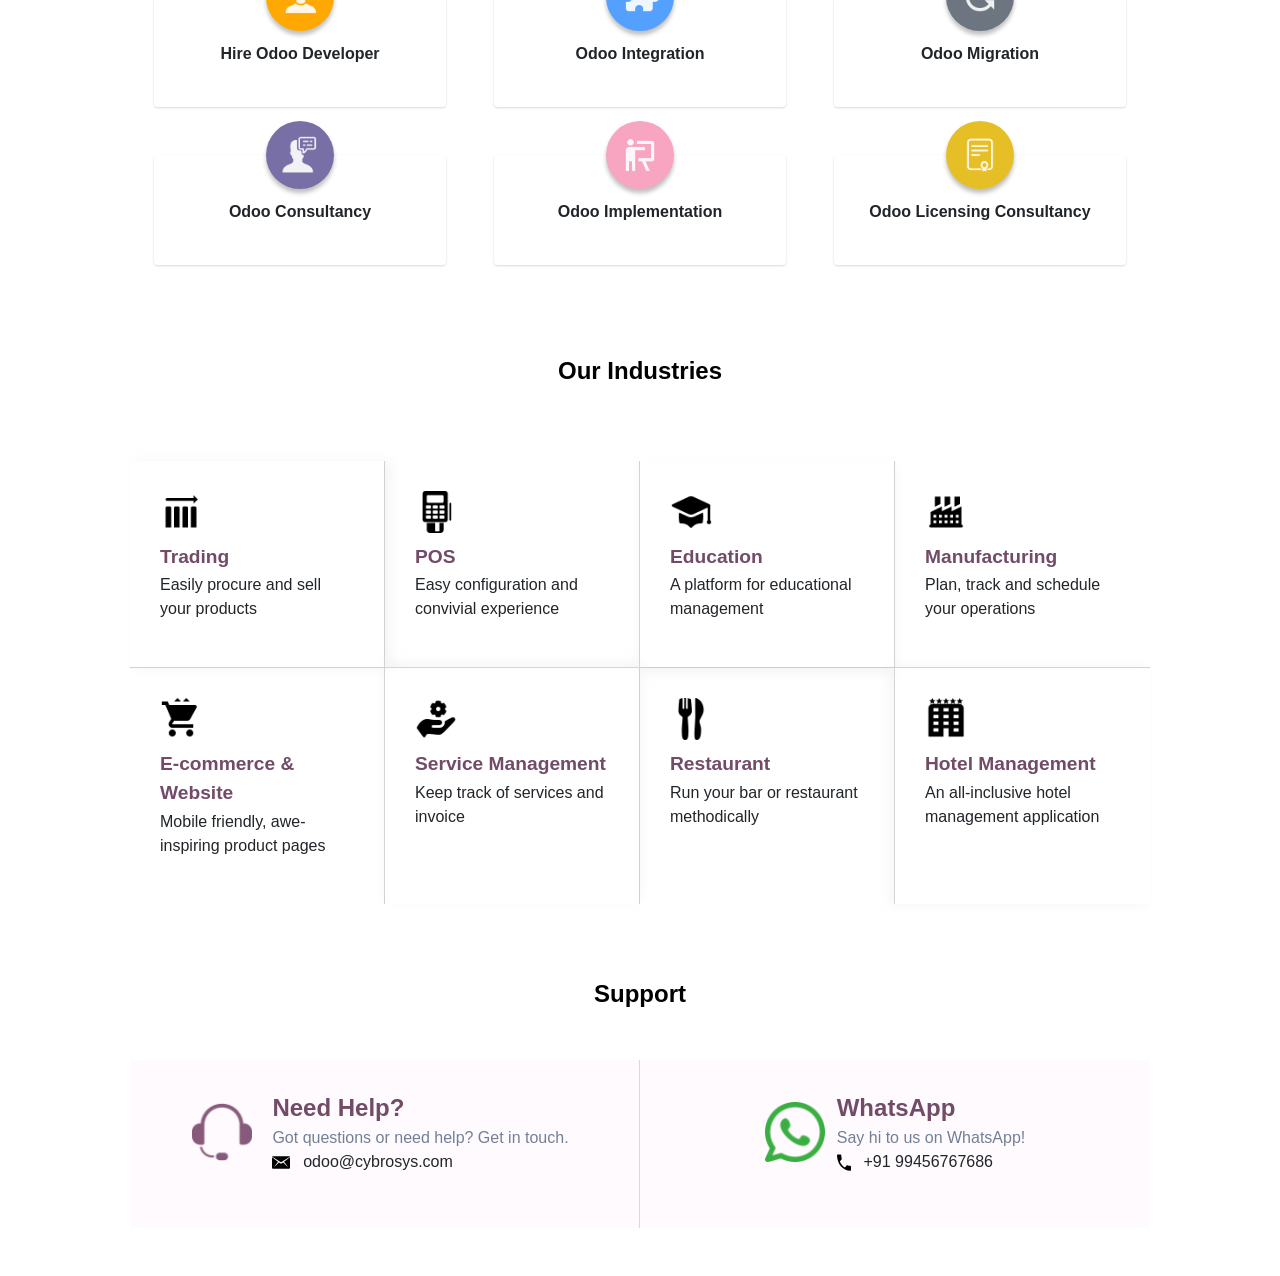
<file: pos_theme_sapphire/static/description/index.html>
<!DOCTYPE html>
<html lang="en">

<head>
    <meta charset="UTF-8">
    <meta name="viewport" content="width=device-width, initial-scale=1.0">
    <link rel="stylesheet" href="https://cdn.jsdelivr.net/npm/bootstrap@4.0.0/dist/css/bootstrap.min.css"
          integrity="sha384-Gn5384xqQ1aoWXA+058RXPxPg6fy4IWvTNh0E263XmFcJlSAwiGgFAW/dAiS6JXm" crossorigin="anonymous">
    <link rel="stylesheet" href="https://cdnjs.cloudflare.com/ajax/libs/font-awesome/6.2.1/css/all.min.css">
    <link rel="preconnect" href="https://fonts.googleapis.com">
    <link rel="preconnect" href="https://fonts.gstatic.com" crossorigin>
    <link href="https://fonts.googleapis.com/css2?family=Inter:wght@400;500;600;700;800&display=swap" rel="stylesheet">
    <title>Document</title>


    <style>

        @media screen and (max-width: 1200px) {
      .supports-enterprise {
        width:99% !important;
      }
    }

    </style>


</head>

<body class="">
<div id="wrapwrap" class="loempia_themes_page o_footer_effect_enable">
    <main style="padding-top: 95.8px;">
        <div id="wrap" itemscope="" itemtype="http://schema.org/SoftwareApplication" class="js_apps auto_pop">
            <div class="container apps_page">
                <div id="module-description">
                    <div class="container loempia_srt_container">
                        <div class="container">
                            <div class="oe_styling_v8">
                                <div class="container">
                                    <div class="supports">
                                        <div class="row justify-content-between">
                                            <div class="col-4">
                                                <div class="my-3">
                                                    <img src="./assets/Cybrosys R.png"
                                                         style="width:auto !important; height:40px !important">
                                                </div>
                                            </div>
                                            <div class="col-6">
                                                <div class="row" style="margin-top:10px;">
                                                    <div class="col">
                                                        <span><b>Supports: </b></span>
                                                    </div>
                                                    <div class="text-center col"
                                                         style="background-color:#714b67 !important; font-size:0.8rem !important; color:#fff !important; font-weight:500 !important; padding:4px !important; margin:0 3px !important; border-radius:0px !important; min-width:120px !important">
                                                        Community
                                                    </div>
                                                    <div class="text-center col"
                                                         style="background-color:#714b67 !important; font-size:0.8rem !important; color:#fff !important; font-weight:500 !important; padding:4px !important; margin:0 3px !important; border-radius:0px !important; min-width:120px !important">
                                                        Enterprise
                                                    </div>
                                                </div>

                                                <div class="row" style="margin-top:10px;">
                                                    <div class="col">
                                                        <span><b>Availability: </b></span>
                                                    </div>
                                                    <div class="text-center col"
                                                         style="border: 1px solid #017E84; font-size:0.8rem !important; color:#017E84 !important; font-weight:500 !important; padding:4px !important; margin:0 3px !important; border-radius:0px !important; min-width:120px !important">
                                                        <i class="fa fa-times" style="color: red;"></i> Odoo Online
                                                    </div>
                                                    <div class="text-center col"
                                                         style="font-size:0.8rem !important; border:1px solid #714b67; color:#714b67 !important; font-weight:500 !important; padding:4px !important; margin:0 3px !important; border-radius:0px !important; min-width:120px !important">
                                                        <i class="fa fa-check" style="color: red;"></i> Odoo.sh
                                                    </div>
                                                    <div class="text-center col"
                                                         style="font-size:0.8rem !important; color:#5B899E !important; border:1px solid #5B899E; font-weight:500 !important; padding:4px !important; margin:0 3px !important; border-radius:0px !important; min-width:120px !important">
                                                        <i class="fa fa-check" style="color: green;"></i> On Premise
                                                    </div>
                                                </div>
                                            </div>
                                        </div>
                                    </div>
                                    <hr/>
                                    <div class="container">
                                        <div>
                                            <img src="assets/screenshots/template02.jpg" alt=""
                                                 width="100%">
                                        </div>
                                    </div>


                                    <!-- END OF HERO -->
                                    <!-- OVERVIEW -->
                                    <div class="container">
                                        <div class="row m-0   mt-5">


                                            <div class="col-lg-12 d-flex flex-column justify-content-center">
                                                <p class="my-1 " style="line-height: 1.8;">
                                                    The Code Backend Theme V17 Gives You a Fully Modified View with
                                                    a Full Screen Display.
                                                    This is a Minimalist and Elegant Backend Theme for Odoo 17.
                                                    This Theme Will Change Your Old Experience to a New Experience
                                                    With Odoo.
                                                    It is a Perfect Choice for Your Odoo Backend and an Attractive
                                                    Theme for Your Odoo 17.
                                                    It will Give You a Clean Layout with a New Color Combination and
                                                    a Modified Font. It has a Sidebar with
                                                    New App Icons and Company Logo. This Will Change Your Old
                                                    Kanban, List, and Form Views to A Fully Modified View.
                                                </p>
                                                <div class="mt-2">
                                                    <div class="alert " role="alert"
                                                         style="width: 100%; text-align: center; background-color: #ffeca79a;font-size: 0.87rem !important;padding: 0.7rem !important;">
                                                        <i class="fa fa-exclamation-triangle mr-2"
                                                           aria-hidden="true"></i>
                                                        Please make sure that you install all your apps prior to the
                                                        installation of this theme.
                                                    </div>
                                                </div>

                                                <div class="row m-0">
                                                    <div class="my-4 py-3">
                                                        <h2 class="my-2">Overview</h2>

                                                        <div style="width: 8% !important;height: 4px
                                                            !important;background-color: #556EE6
                                                            !important;border-radius: 0px 6px 6px 0px!important;
                                                            margin-bottom: 0.4rem;"></div>
                                                        <p
                                                                style="line-height: 1.7 !important;font-size: 1rem;width: 90% !important;">
                                                            Code
                                                            Backend Theme V17 is an Attractive Theme for Your Odoo
                                                            17.
                                                            This Theme Will Improve Your Experience With
                                                            Odoo.
                                                            This is a Minimalist and Elegant Backend Theme for Odoo
                                                            17
                                                            And Can Offer a Perfect Choice for Your Odoo Backend.
                                                        </p>
                                                        <ul class="p-0 my-3 list-unstyled"
                                                            style="list-style: none!important; ">
                                                            <li class="mb-3"><span
                                                                    style="font-size: 1.1rem;font-weight: 500;max-width: 80%;color: #212529 !important; margin-bottom: 1rem !important;"><i
                                                                    class="fa fa-check-circle"
                                                                    style="color: #556EE6 !important;margin-right: 0.2rem;"></i>Fully responsive</span>
                                                            </li>
                                                            <li class="mb-3"><span
                                                                    style="font-size: 1.1rem;font-weight: 500;max-width: 80%;color: #212529 !important; margin-bottom: 1rem !important;"><i
                                                                    class="fa fa-check-circle"
                                                                    style="color: #556EE6 !important;margin-right: 0.2rem;"></i>The theme has modern design of a new user experience</span>
                                                            </li>

                                                        </ul>


                                                    </div>
                                                    <div class="">


                                                        <div class="row m-0 my-5 py-5 align-items-center">

                                                            <div class="col-6">
                                                                <h2 class="my-2">Fully Responsive Screen</h2>
                                                                <div
                                                                        style="width: 20% !important;height: 4px !important;background-color: #556EE6 !important;border-radius: 0px 6px 6px 0px!important; margin-bottom: 0.4rem;">
                                                                </div>
                                                                <p
                                                                        style=" font-size: 1rem;line-height: 1.7; margin-top: 0.5rem;">
                                                                    Now
                                                                    take advantage of everything your POS screen
                                                                    has to offer even on the go. Our design are now
                                                                    fully responsive, enabling you to view and
                                                                    manage everything from the comfort. Everything has
                                                                    been designed in a
                                                                    meticulous fashion so that every view snaps
                                                                    itself to fit the size of the device you are
                                                                    using, be it smartphones, tablet or any other
                                                                    portables, our theme adjusts itself to fit the
                                                                    screen size.</p>
                                                            </div>
                                                        </div>


                                                    </div>


                                                </div>

                                            </div>


                                        </div>
                                    </div>
                                    <div class="container p-0">
                                        <img src="assets/screenshots/template01.jpg" class="img-responsive"
                                             width="100% !important"
                                             height="auto !important">
                                    </div>

                                    <div class="container mb-5 p-0"
                                         style="background-color: #f1f3fff8 !important;border-radius: 0px 0px 12px 12px;">
                                        <ul class="nav nav-tabs d-flex justify-content-around list-unstyled"
                                            style="list-style:none !important; ">
                                            <li class="col text-center p-1 py-2"
                                                style="border-bottom: 1px solid #556EE6 !important;"><a
                                                    data-toggle="tab" href="#tab1"
                                                    style="color: #000;font-weight: 600;  text-decoration: none;font-size: 1.4rem;">Features</a>
                                            </li>
                                            <li class="col text-center p-1 py-2"
                                                style="border-bottom: 1px solid #556EE6 !important;"><a
                                                    data-toggle="tab" href="#tab2"
                                                    style="color: #000;font-weight: 600;  text-decoration: none !important;font-size: 1.4rem;">

                                                Screenshots</a></li>
                                        </ul>

                                        <div class="tab-content overflow-hidden" style="overflow: hidden;">
                                            <div id="tab1" class="tab-pane fade in active show">
                                                <div class="col-mg-12 active" style="padding: 1rem 2rem;">


                                                    <div class="row m-0 align-items-center py-4 ">
                                                        <div class="col-lg-12">
                                                                <span class=" mb-3"
                                                                      style="background-color:#f3003f !important;border-radius: 2px !important;font-size:0.8rem;color:#fff !important;padding: 2px 6px;">New</span>
                                                            <h2 class="my-2">Enhanced Interface Experience</h2>
                                                            <div
                                                                    style="width: 20% !important;height: 4px !important;background-color: #556EE6 !important;border-radius: 0px 6px 6px 0px!important; margin-bottom: 0.4rem;">
                                                            </div>

                                                            <p
                                                                    style=" font-size: 1rem;line-height: 1.7;margin-top: 0.5rem;">
                                                                The new feature on the point of sale screen has
                                                                transitioned the navigation bar to a sidebar, enhancing
                                                                the interface experience. With this update, the order
                                                                interface now resides on the right side of the screen,
                                                                offering a streamlined workflow. Additionally, hovering
                                                                over elements allows for easy identification of labels,
                                                                improving user interaction and navigation efficiency.
                                                                This new interface brings a fresh and intuitive approach
                                                                to the user experience, making tasks smoother and more
                                                                manageable.</p>


                                                        </div>
                                                        <div class="col-lg-12">
                                                            <div>
                                                                <img src="assets/screenshots/Desktop view 1.png"
                                                                     width="80%"
                                                                     height="auto"
                                                                     class="img-responsive rounded"
                                                                     style="box-shadow: 0 4px 8px rgba(0, 0, 0, 0.2) !important;">
                                                            </div>

                                                        </div>
                                                    </div>

                                                </div>
                                            </div>
                                            <div id="tab2" class="tab-pane fade">
                                                <div class="col-mg-12 d-flex align-items-center flex-column active
                                                        justify-content-center" style="padding: 1rem 2rem;">

                                                    <div class="mb-3" style="max-width: 90%;">
                                                        <div class="d-flex align-items-center gap-2 my-3"> <span
                                                                style="margin-right: 0.4rem !important;    font-size: 1rem;
                                                                           font-weight: 400;
                                                                                color: #f3003f;">01</span>
                                                            <p class="m-0 bold"
                                                               style="font-weight: 500 !important;color: #212529 !important;">
                                                                Order Screen</p>
                                                        </div>
                                                        <img src="assets/screenshots/Desktop view 1.png" width="100%"
                                                             height="auto"
                                                             class="img-responsive"
                                                             style="box-shadow: 0 4px 8px rgba(0, 0, 0, 0.2)!important;">
                                                    </div>
                                                    <div class="mb-3" style="max-width: 90%;">
                                                        <div class="d-flex align-items-center gap-2 my-3"> <span
                                                                style="margin-right: 0.4rem !important;    font-size: 1rem;
                                                                font-weight: 400;
                                                                     color: #f3003f;">02</span>
                                                            <p class="m-0 bold"
                                                               style="font-weight: 500 !important;color: #212529 !important; ">
                                                                Payment Screen</p>
                                                        </div>
                                                        <img src="assets/screenshots/Desktop view 3.png" width="100%"
                                                             height="auto"
                                                             class="img-responsive">
                                                    </div>
                                                    <div class="mb-3" style="max-width: 90%;">
                                                        <div class="d-flex align-items-center gap-2 my-3"> <span
                                                                style="margin-right: 0.4rem !important;    font-size: 1rem;
                                                            font-weight: 400;
                                                                 color: #f3003f;">03</span>
                                                            <p class="m-0 bold"
                                                               style="font-weight: 500 !important;color: #212529 !important;">
                                                                Customer List Screen
                                                            </p>
                                                        </div>
                                                        <img src="assets/screenshots/Desktop view 2.png" width="100%"
                                                             height="auto"
                                                             class="img-responsive"
                                                             style="box-shadow: 0 4px 8px rgba(0, 0, 0, 0.2)!important;">
                                                    </div>

                                                    <div class="mb-3" style="max-width: 90%;">
                                                        <div class="d-flex align-items-center gap-2 my-3"> <span
                                                                style="margin-right: 0.4rem !important;    font-size: 1rem;
                                                            font-weight: 400;
                                                                 color: #f3003f;">04</span>
                                                            <p class="m-0 bold"
                                                               style="font-weight: 500 !important;color: #212529 !important; ">
                                                                Orders
                                                            </p>
                                                        </div>
                                                        <img src="assets/screenshots/Desktop view 4.png" width="100%"
                                                             height="auto"
                                                             class="img-responsive"
                                                             style="box-shadow: 0 4px 8px rgba(0, 0, 0, 0.2)!important;">
                                                    </div>
                                                </div>
                                            </div>

                                        </div>
                                    </div>

                                </div>
                                <div class="container mt-5">
                                    <div
                                            class="col-lg-12 d-flex flex-column justify-content-center align-items-center mt-4">
                                        <p class="m-0"
                                           style="font-weight: 600; font-size: 24px; color:#000 !important">Our
                                            Services</p>

                                    </div>

                                </div>
                                <div class="container my-5">

                                    <div class="row py-3 m-0">
                                        <div class="col-md-4 col-sm-6 px-4 py-4">
                                            <div
                                                    style="background-color: #fff; padding: 25px; text-align: center;  box-shadow: rgba(0, 0, 0, 0.1) 0px 1px 3px 0px, rgba(0, 0, 0, 0.06) 0px 1px 2px 0px !important; position: relative;border-radius: 4px;">

                                                <div
                                                        style="position: absolute; top: 0%; left: 50%; transform: translate(-50%, -50%);">
                                                    <div
                                                            style="background-color:#13EA36 ; border-radius: 50%; padding: 15px;    width: 68px;
                                                            height: 68px; display: inline-block; box-shadow:0px 4px 4px rgba(0, 0, 0, 0.25);">
                                                        <img src="images/cogs.png" alt="service-icon" width="38px"
                                                             height="auto">
                                                    </div>
                                                </div>
                                                <p style="margin-top: 20px; font-weight: bold;">Odoo Customization
                                                </p>

                                            </div>
                                        </div>
                                        <div class="col-md-4 col-sm-6 px-4 py-4">
                                            <div
                                                    style="background-color: #fff; padding: 25px; text-align: center; box-shadow: rgba(0, 0, 0, 0.1) 0px 1px 3px 0px, rgba(0, 0, 0, 0.06) 0px 1px 2px 0px; position: relative;border-radius: 4px;">

                                                <div
                                                        style="position: absolute; top: 0%; left: 50%; transform: translate(-50%, -50%);">
                                                    <div
                                                            style="background-color:#DBC711; border-radius: 50%; padding: 15px;    width: 68px;
                                                            height: 68px; display: inline-block; box-shadow:0px 4px 4px rgba(0, 0, 0, 0.25);">
                                                        <img src="images/wrench.png" alt="service-icon" width="38px"
                                                             height="auto">
                                                    </div>
                                                </div>
                                                <p style="margin-top: 20px; font-weight: bold;">Odoo Implementation
                                                </p>

                                            </div>
                                        </div>
                                        <div class="col-md-4 col-sm-6 px-4 py-4">
                                            <div
                                                    style="background-color: #fff; padding: 25px; text-align: center;  box-shadow: rgba(0, 0, 0, 0.1) 0px 1px 3px 0px, rgba(0, 0, 0, 0.06) 0px 1px 2px  !important; position: relative; border-radius: 4px;">

                                                <div
                                                        style="position: absolute; top: 0%; left: 50%; transform: translate(-50%, -50%) !important;">
                                                    <div
                                                            style="background-color:#FF6B6B ; border-radius: 50%; padding: 15px;    width: 68px;
                                                            height: 68px; display: inline-block; box-shadow:0px 4px 4px rgba(0, 0, 0, 0.25) !important;">
                                                        <img src="images/lifebuoy.png" alt="service-icon"
                                                             width="38px" height="auto">
                                                    </div>
                                                </div>
                                                <p style="margin-top: 20px; font-weight: bold;">Odoo Support</p>

                                            </div>
                                        </div>
                                        <div class="col-md-4 col-sm-6 px-4 py-4">
                                            <div
                                                    style="background-color: #fff; padding: 25px; text-align: center; box-shadow: rgba(0, 0, 0, 0.1) 0px 1px 3px 0px, rgba(0, 0, 0, 0.06) 0px 1px 2px 0px !important; position: relative; border-radius: 4px;">

                                                <div
                                                        style="position: absolute; top: 0%; left: 50%; transform: translate(-50%, -50%) !important;">
                                                    <div
                                                            style="background-color:#FFA801 ; border-radius: 50%; padding: 15px;    width: 68px;
                                                            height: 68px; display: inline-block; box-shadow:0px 4px 4px rgba(0, 0, 0, 0.25) !important;">
                                                        <img src="images/user.png" alt="service-icon" width="38px"
                                                             height="auto">
                                                    </div>
                                                </div>
                                                <p style="margin-top: 20px; font-weight: bold;">Hire Odoo Developer
                                                </p>

                                            </div>
                                        </div>
                                        <div class="col-md-4 col-sm-6 px-4 py-4">
                                            <div
                                                    style="background-color: #fff; padding: 25px; text-align: center;  box-shadow: rgba(0, 0, 0, 0.1) 0px 1px 3px 0px, rgba(0, 0, 0, 0.06) 0px 1px 2px 0px !important; position: relative; border-radius: 4px;">

                                                <div
                                                        style="position: absolute; top: 0%; left: 50% !important; transform: translate(-50%, -50%) !important;">
                                                    <div
                                                            style="background-color:#54A0FF; border-radius: 50%; padding: 15px;    width: 68px;
                                                            height: 68px; display: inline-block; box-shadow:0px 4px 4px rgba(0, 0, 0, 0.25) !important;">
                                                        <img src="images/puzzle.png" alt="service-icon" width="38px"
                                                             height="auto">
                                                    </div>
                                                </div>
                                                <p style="margin-top: 20px; font-weight: bold;">Odoo Integration</p>

                                            </div>
                                        </div>
                                        <div class="col-md-4 col-sm-6 px-4 py-4">
                                            <div
                                                    style="background-color: #fff; padding: 25px; text-align: center;  box-shadow: rgba(0, 0, 0, 0.1) 0px 1px 3px 0px, rgba(0, 0, 0, 0.06) 0px 1px 2px 0px !important; position: relative;border-radius: 4px;">

                                                <div
                                                        style="position: absolute; top: 0%; left: 50%; transform: translate(-50%, -50%) !important;">
                                                    <div
                                                            style="background-color:#6D7680 ; border-radius: 50%; padding: 15px;    width: 68px;
                                                            height: 68px; display: inline-block; box-shadow:0px 4px 4px rgba(0, 0, 0, 0.25) !important;">
                                                        <img src="images/update.png" alt="service-icon" width="38px"
                                                             height="auto">
                                                    </div>
                                                </div>
                                                <p style="margin-top: 20px; font-weight: bold;">Odoo Migration</p>

                                            </div>
                                        </div>
                                        <div class="col-md-4 col-sm-6 px-4 py-4">
                                            <div
                                                    style="background-color: #fff; padding: 25px; text-align: center;  box-shadow: rgba(0, 0, 0, 0.1) 0px 1px 3px 0px, rgba(0, 0, 0, 0.06) 0px 1px 2px 0px !important; position: relative;border-radius: 4px;">

                                                <div
                                                        style="position: absolute; top: 0%; left: 50%; transform: translate(-50%, -50%) !important;">
                                                    <div
                                                            style="background-color:#786FA6 ; border-radius: 50%; padding: 15px;    width: 68px;
                                                            height: 68px; display: inline-block; box-shadow:0px 4px 4px rgba(0, 0, 0, 0.25) !important;">
                                                        <img src="images/consultation.png" alt="service-icon"
                                                             width="38px" height="auto">
                                                    </div>
                                                </div>
                                                <p style="margin-top: 20px; font-weight: bold;">Odoo Consultancy</p>

                                            </div>
                                        </div>
                                        <div class="col-md-4 col-sm-6 px-4 py-4">
                                            <div
                                                    style="background-color: #fff; padding: 25px; text-align: center; box-shadow: rgba(0, 0, 0, 0.1) 0px 1px 3px 0px, rgba(0, 0, 0, 0.06) 0px 1px 2px 0px !important;position: relative;border-radius: 4px;">

                                                <div
                                                        style="position: absolute; top: 0%; left: 50% !important; transform: translate(-50%, -50%) !important;">
                                                    <div
                                                            style="background-color:#F8A5C2 ; border-radius: 50%; padding: 15px;    width: 68px;
                                                            height: 68px; display: inline-block; box-shadow:0px 4px 4px rgba(0, 0, 0, 0.25) !important;">
                                                        <img src="images/training.png" alt="service-icon"
                                                             width="38px" height="auto">
                                                    </div>
                                                </div>
                                                <p style="margin-top: 20px; font-weight: bold;">Odoo Implementation
                                                </p>

                                            </div>
                                        </div>
                                        <div class="col-md-4 col-sm-6 px-4 py-4">
                                            <div
                                                    style="background-color: #fff; padding: 25px; text-align: center;  box-shadow: rgba(0, 0, 0, 0.1) 0px 1px 3px 0px, rgba(0, 0, 0, 0.06) 0px 1px 2px 0px !important; position: relative;border-radius: 4px;">

                                                <div
                                                        style="position: absolute; top: 0%; left: 50%; transform: translate(-50%, -50%) !important;">
                                                    <div
                                                            style="background-color:#E6BE26; border-radius: 50%; padding: 15px;    width: 68px;
                                                            height: 68px; display: inline-block; box-shadow:0px 4px 4px rgba(0, 0, 0, 0.25) !important;">
                                                        <img src="images/license.png" alt="service-icon"
                                                             width="38px" height="auto">
                                                    </div>
                                                </div>
                                                <p style="margin-top: 20px; font-weight: bold;">Odoo Licensing
                                                    Consultancy</p>

                                            </div>
                                        </div>
                                    </div>
                                </div>


                                <div class="container mt-5">
                                    <div
                                            class="col-lg-12 d-flex flex-column justify-content-center align-items-center mt-4">
                                        <p class="m-0"
                                           style="font-weight: 600; font-size: 24px; color:#000 !important">Our
                                            Industries</p>

                                    </div>

                                </div>
                                <div class="container">
                                    <div class="row m-0 my-5 py-4">
                                        <div class="col-md-3 col-sm-6 p-0">
                                            <div class="d-flex flex-column h-100"
                                                 style="border-right: 1px solid rgb(209, 209, 209) !important; border-bottom: 1px solid  rgb(209, 209, 209) !important; padding: 30px; box-shadow: 6px 0 10px rgba(228, 227, 227, 0.373) !important;">
                                                <img src="images/trading-black.png" width="42px" height="auto"
                                                     alt="">
                                                <p style="color: #714B67;font-weight: 600; margin-top: 10px;
                                                   font-size: 1.2rem; margin-bottom: 2px;">Trading</p>
                                                <p>Easily procure and sell your products</p>
                                            </div>
                                        </div>
                                        <div class="col-md-3 col-sm-6  p-0">
                                            <div class="d-flex flex-column h-100"
                                                 style="border-right: 1px solid rgb(209, 209, 209) !important;border-bottom: 1px solid  rgb(209, 209, 209) !important; padding: 30px;">
                                                <img src="images/pos-black.png" width="42px" height="auto" alt="">
                                                <p style="color: #714B67;font-weight: 600; margin-top: 10px;
                                                    font-size: 1.2rem; margin-bottom: 2px;">POS</p>
                                                <p>Easy configuration and convivial experience</p>
                                            </div>
                                        </div>
                                        <div class="col-md-3 col-sm-6  p-0">
                                            <div class="d-flex flex-column h-100"
                                                 style="border-right: 1px solid  rgb(209, 209, 209) !important;border-bottom: 1px solid   rgba(0, 0, 0, 0.2) !important; padding: 30px; box-shadow: 0 5px 10px  rgba(228, 227, 227, 0.373) !important">
                                                <img src="images/education-black.png" width="42px" height="auto"
                                                     alt="">
                                                <p style="color: #714B67;font-weight: 600; margin-top: 10px;
                                                    font-size: 1.2rem; margin-bottom: 2px;">Education</p>
                                                <p>A platform for educational management</p>
                                            </div>
                                        </div>
                                        <div class="col-md-3 col-sm-6  p-0">
                                            <div class="d-flex flex-column h-100"
                                                 style="border-bottom: 1px solid  rgb(209, 209, 209) !important; padding: 30px; ">
                                                <img src="images/manufacturing-black.png" width="42px" height="auto"
                                                     alt="">
                                                <p style="color: #714B67;font-weight: 600; margin-top: 10px;
                                                    font-size: 1.2rem; margin-bottom: 2px;">Manufacturing</p>
                                                <p>Plan, track and schedule your operations</p>
                                            </div>
                                        </div>
                                        <div class="col-md-3 col-sm-6 p-0">
                                            <div class="d-flex flex-column h-100"
                                                 style="border-right: 1px solid  rgb(209, 209, 209) !important; padding: 30px;">
                                                <img src="images/ecom-black.png" width="42px" height="auto" alt="">
                                                <p style="color: #714B67;font-weight: 600; margin-top: 10px;
                                                    font-size: 1.2rem; margin-bottom: 2px;">E-commerce & Website</p>
                                                <p>Mobile friendly, awe-inspiring product pages</p>
                                            </div>
                                        </div>
                                        <div class="col-md-3 col-sm-6   p-0">
                                            <div class="d-flex flex-column h-100"
                                                 style="border-right: 1px solid  rgb(209, 209, 209) !important; padding: 30px;box-shadow: 0 -5px 10px  rgba(228, 227, 227, 0.373) !important;">
                                                <img src="images/service-black.png" width="42px" height="auto"
                                                     alt="">
                                                <p style="color: #714B67;font-weight: 600; margin-top: 10px;
                                                    font-size: 1.2rem; margin-bottom: 2px;">Service Management</p>
                                                <p>Keep track of services and invoice</p>
                                            </div>
                                        </div>
                                        <div class="col-md-3 col-sm-6    p-0">
                                            <div class="d-flex flex-column h-100"
                                                 style="border-right: 1px solid  rgb(209, 209, 209) !important; padding: 30px; ">
                                                <img src="images/restaurant-black.png" width="42px" height="auto"
                                                     alt="">
                                                <p style="color: #714B67;font-weight: 600; margin-top: 10px;
                                                    font-size: 1.2rem; margin-bottom: 2px;">Restaurant</p>
                                                <p>Run your bar or restaurant methodically</p>
                                            </div>
                                        </div>
                                        <div class="col-md-3 col-sm-6   p-0">
                                            <div class="d-flex flex-column h-100"
                                                 style=" padding: 30px;box-shadow: -5px 0 10px  rgba(228, 227, 227, 0.373) !important;">
                                                <img src="images/hotel-black.png" width="42px" height="auto" alt="">
                                                <p style="color: #714B67;font-weight: 600; margin-top: 10px;
                                                    font-size: 1.2rem; margin-bottom: 2px;">Hotel Management</p>
                                                <p>An all-inclusive hotel management application</p>
                                            </div>
                                        </div>
                                    </div>
                                </div>


                                <div class="container mt-5">
                                    <div
                                            class="col-lg-12 d-flex flex-column justify-content-center align-items-center mt-5">
                                        <p class="m-0"
                                           style="font-weight: 600; font-size: 24px; color:#000 !important;">
                                            Support
                                        </p>

                                    </div>

                                </div>

                                <div class="container my-5">
                                    <div class="row m-0" style="background-color: #FFFAFE;">
                                        <div class="col-md-6 pb-4  d-flex align-items-center justify-content-center"
                                             style="border-right: 1px solid #D9D9D9!important;">
                                            <div style="padding: 30px;">
                                                <div class="d-flex align-items-center">
                                                    <img src="images/support (1) 1.svg" alt="" width="60px"
                                                         style="margin-right: 12px;">
                                                    <div style="padding: 0px 8px;">
                                                            <span
                                                                    style="color: #714B67;font-size: 24px;font-weight: 600;padding-bottom: 1rem!important;">Need
                                                                Help?</span>
                                                        <p class="m-0" style="color:#718096;">Got questions or need
                                                            help? Get in touch.</p>
                                                        <div style="font-weight: 400;"><span><img
                                                                src="images/support-email.svg" alt=""
                                                                width="18px"
                                                                style="filter: invert(1) !important;margin-right: 0.8rem;"></span>odoo@cybrosys.com
                                                        </div>
                                                    </div>
                                                </div>

                                            </div>

                                        </div>

                                        <div class="col-md-6 pb-4 d-flex align-items-center justify-content-center">
                                            <div style="padding: 30px;">
                                                <div class="d-flex align-items-center">
                                                    <img src="images/whatsapp 1.svg" alt="" width="60px"
                                                         style="margin-right: 12px;">
                                                    <div>
                                                            <span
                                                                    style="color: #714B67;font-size: 24px;font-weight: 600;">WhatsApp</span>
                                                        <p class="m-0" style="color:#718096;">Say hi to us on
                                                            WhatsApp!</p>
                                                        <div style="font-weight: 400; font-size: 16px;"><span><img
                                                                src="images/phone.svg" alt="" width="14px"
                                                                style="filter: invert(1) !important; margin-right: 0.8rem;"></span>+91
                                                            99456767686
                                                        </div>
                                                    </div>

                                                </div>


                                            </div>

                                        </div>
                                    </div>
                                </div>


                            </div>
                        </div>
                    </div>
                </div>

            </div>
        </div>
    </main>


</div>
<script name="plausible" defer="defer" src="https://download.odoo.com/js/plausi_odoo.js"
        data-domain="odoo.com"></script>
<script src="https://ajax.googleapis.com/ajax/libs/jquery/3.5.1/jquery.min.js"></script>
<script src="https://maxcdn.bootstrapcdn.com/bootstrap/4.5.2/js/bootstrap.min.js"></script>
</body>
</html>
</file>
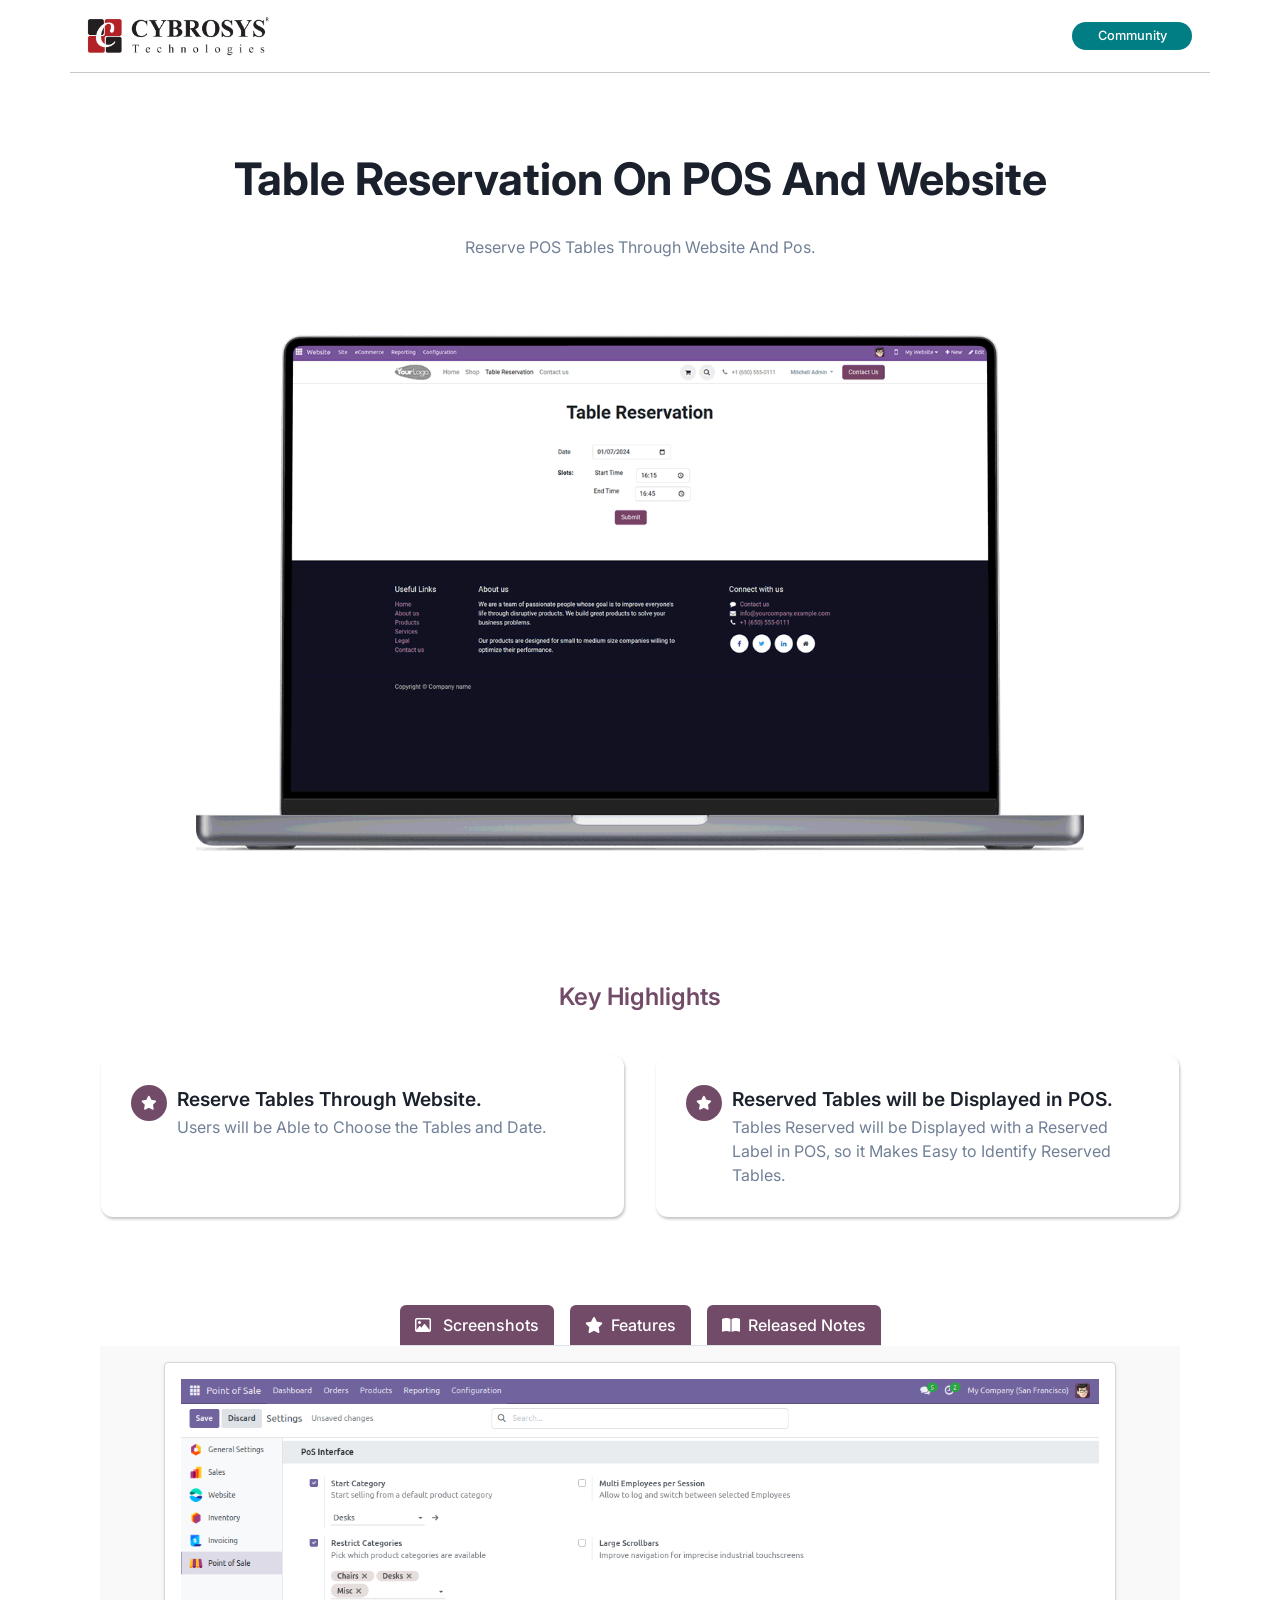
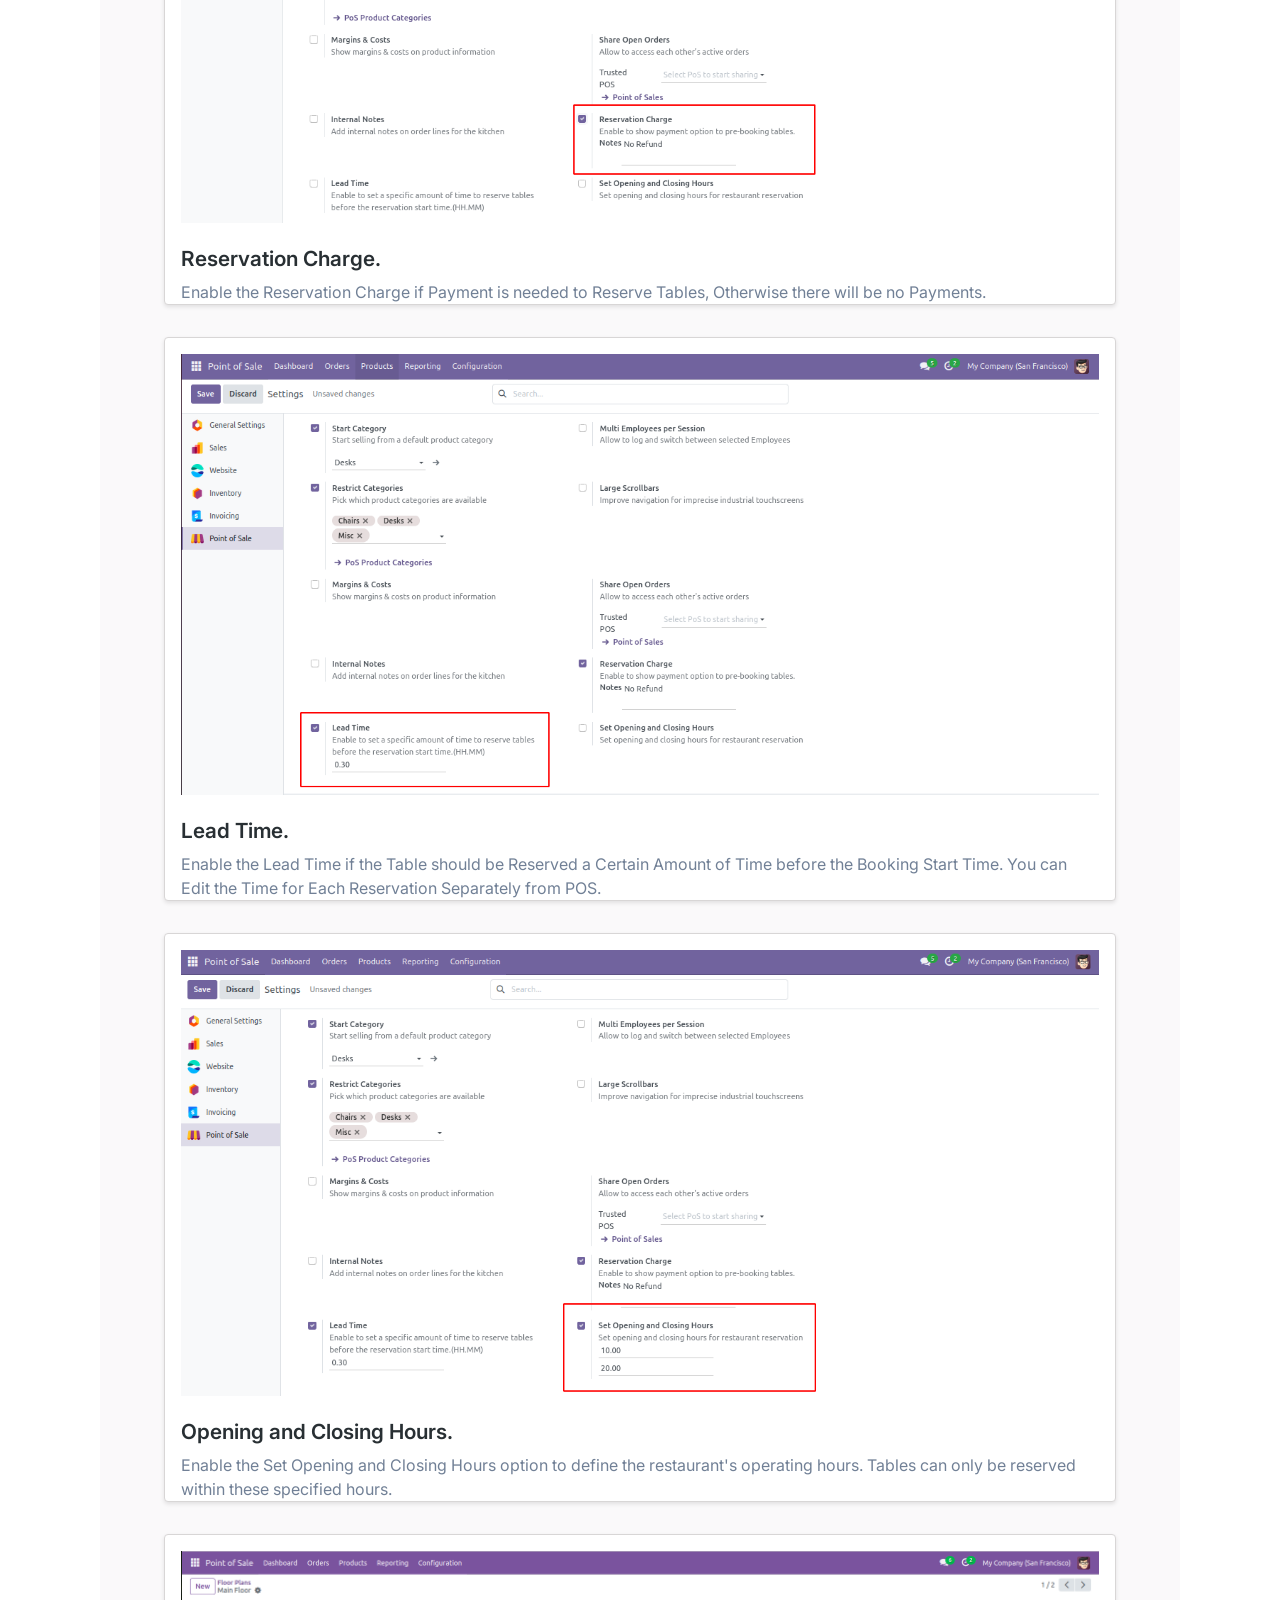
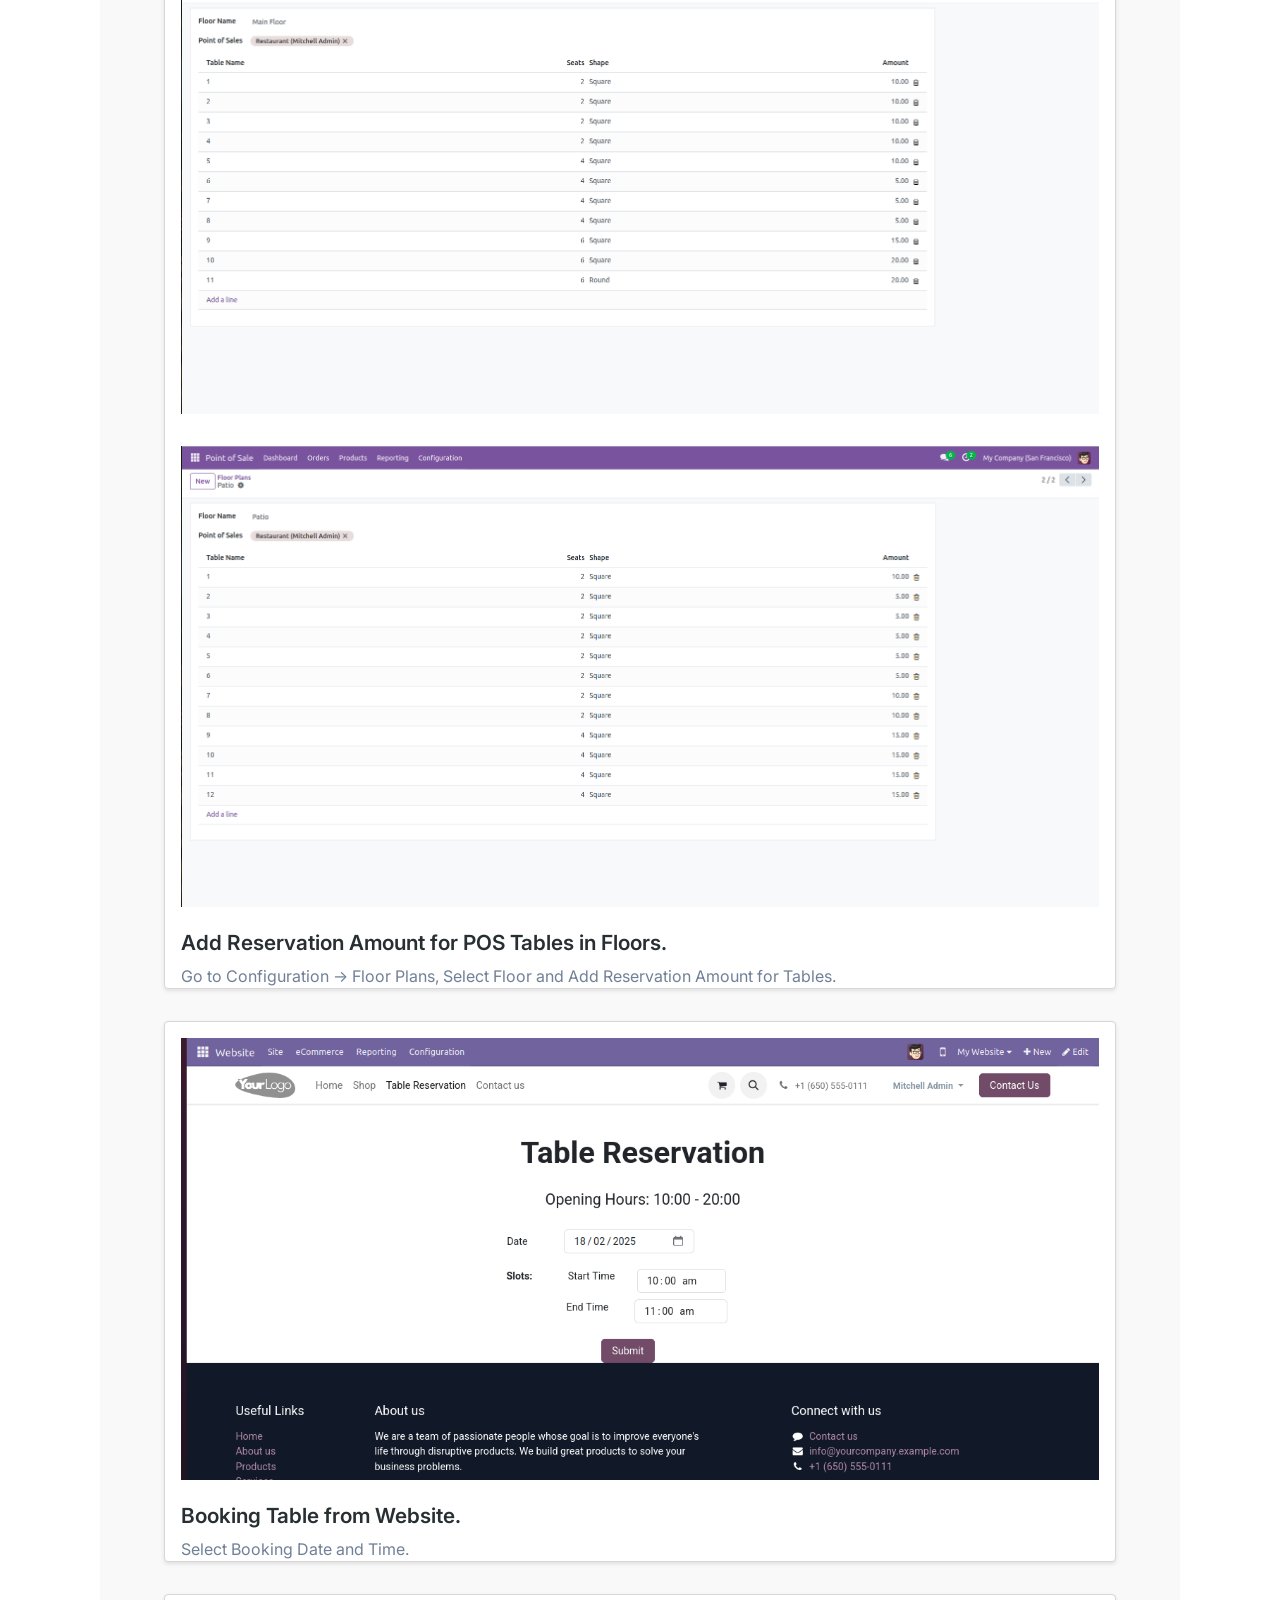
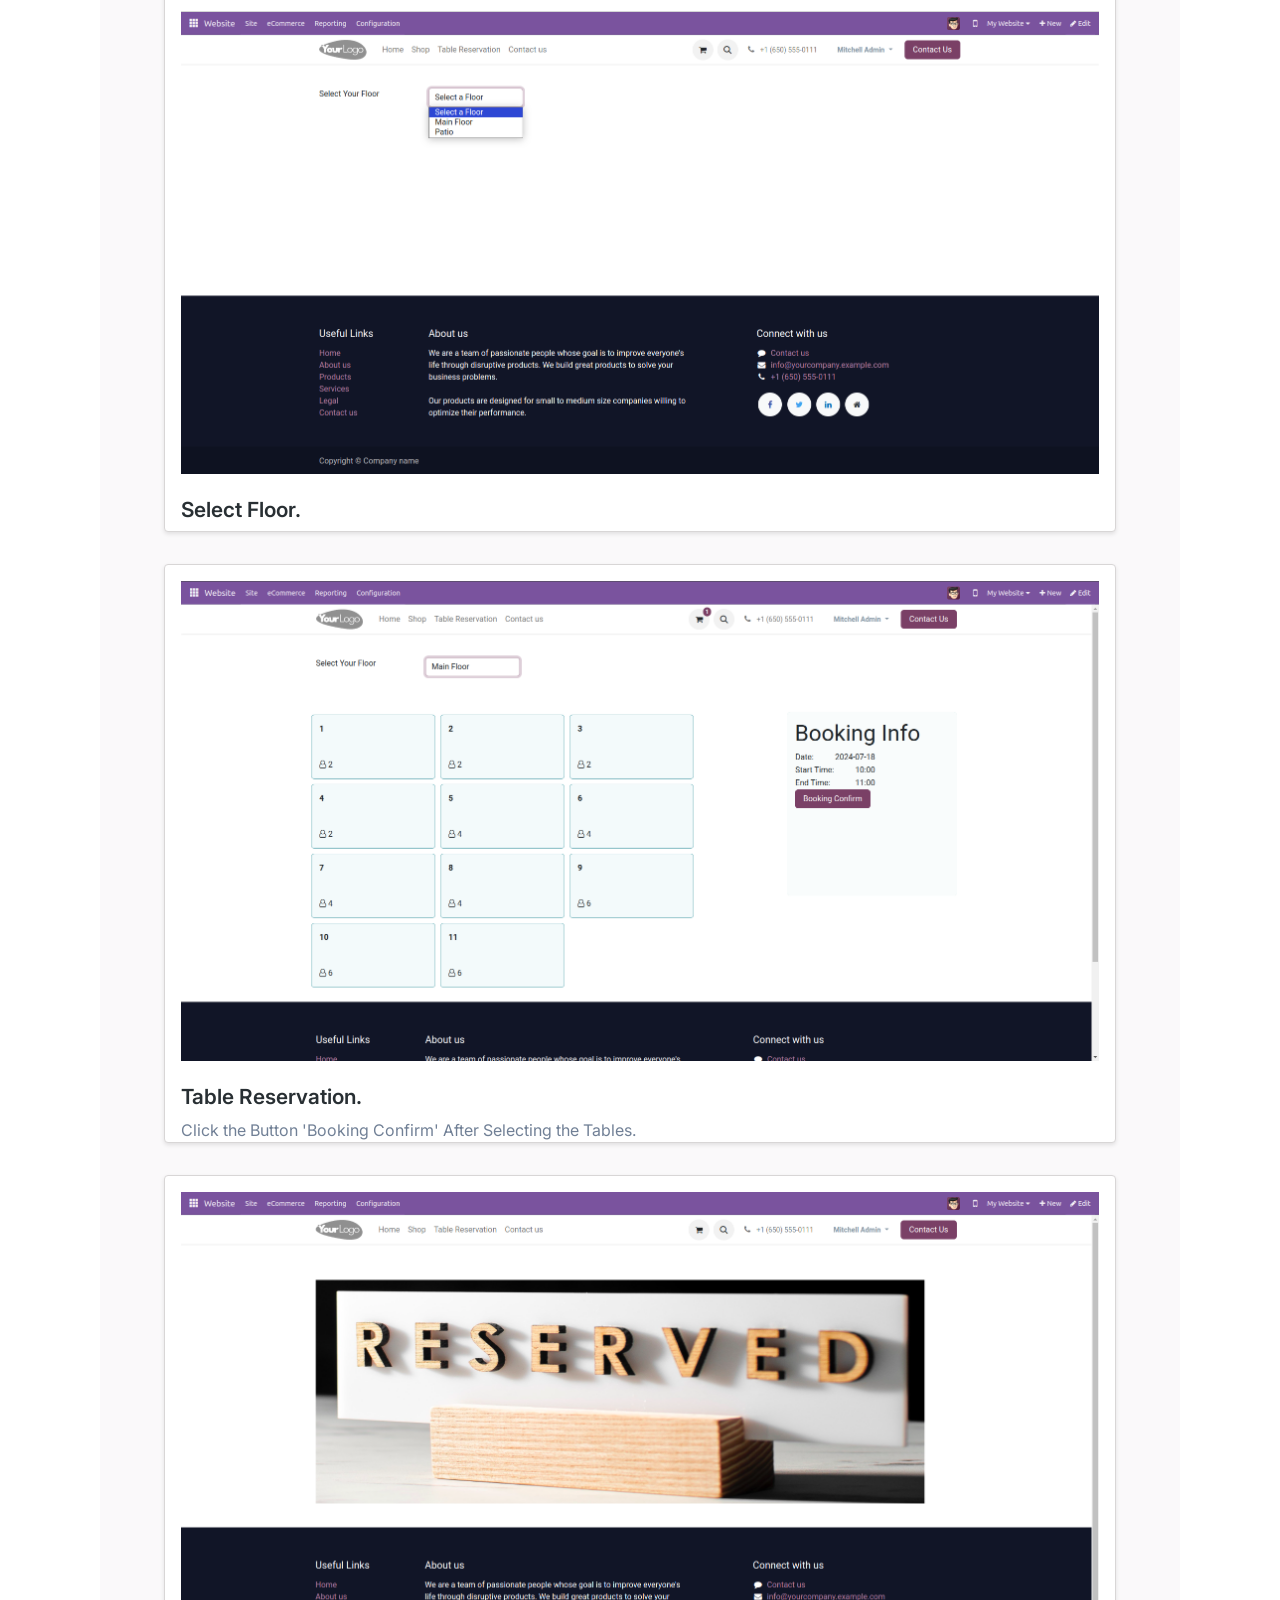
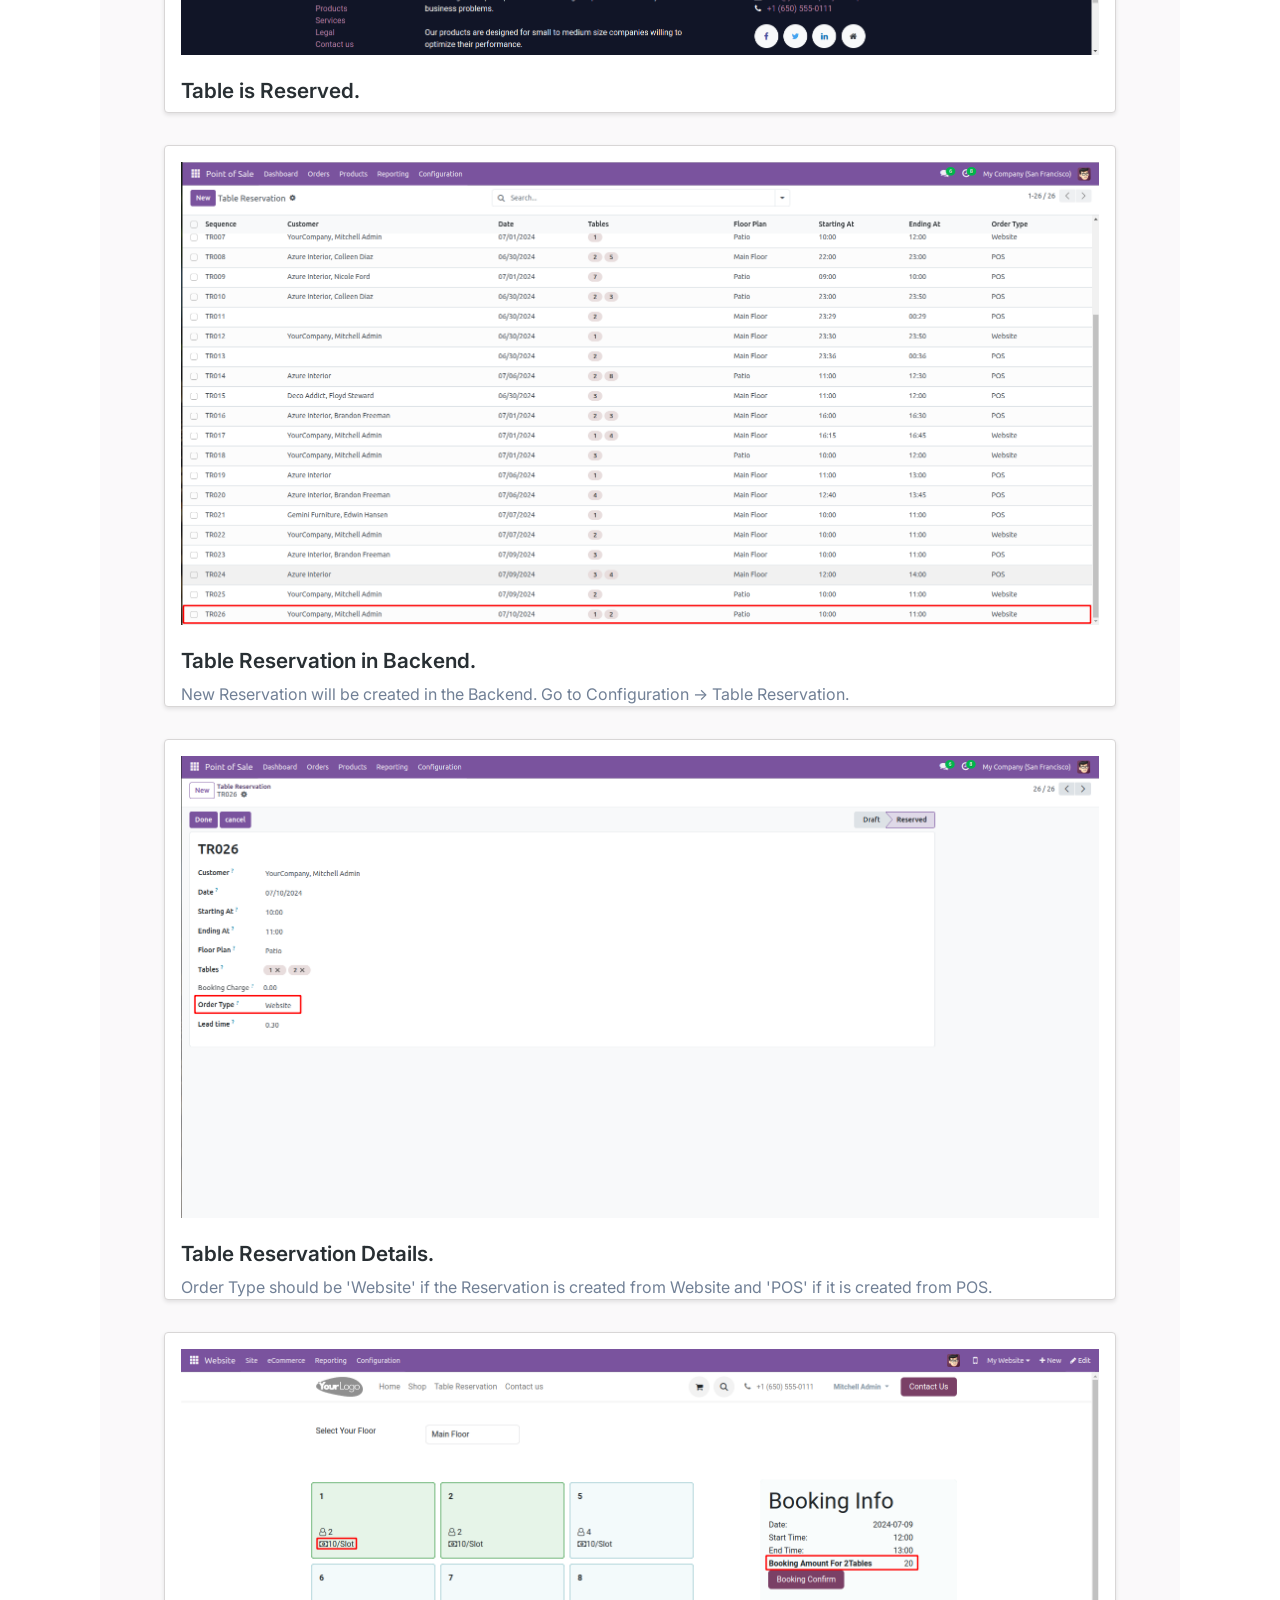
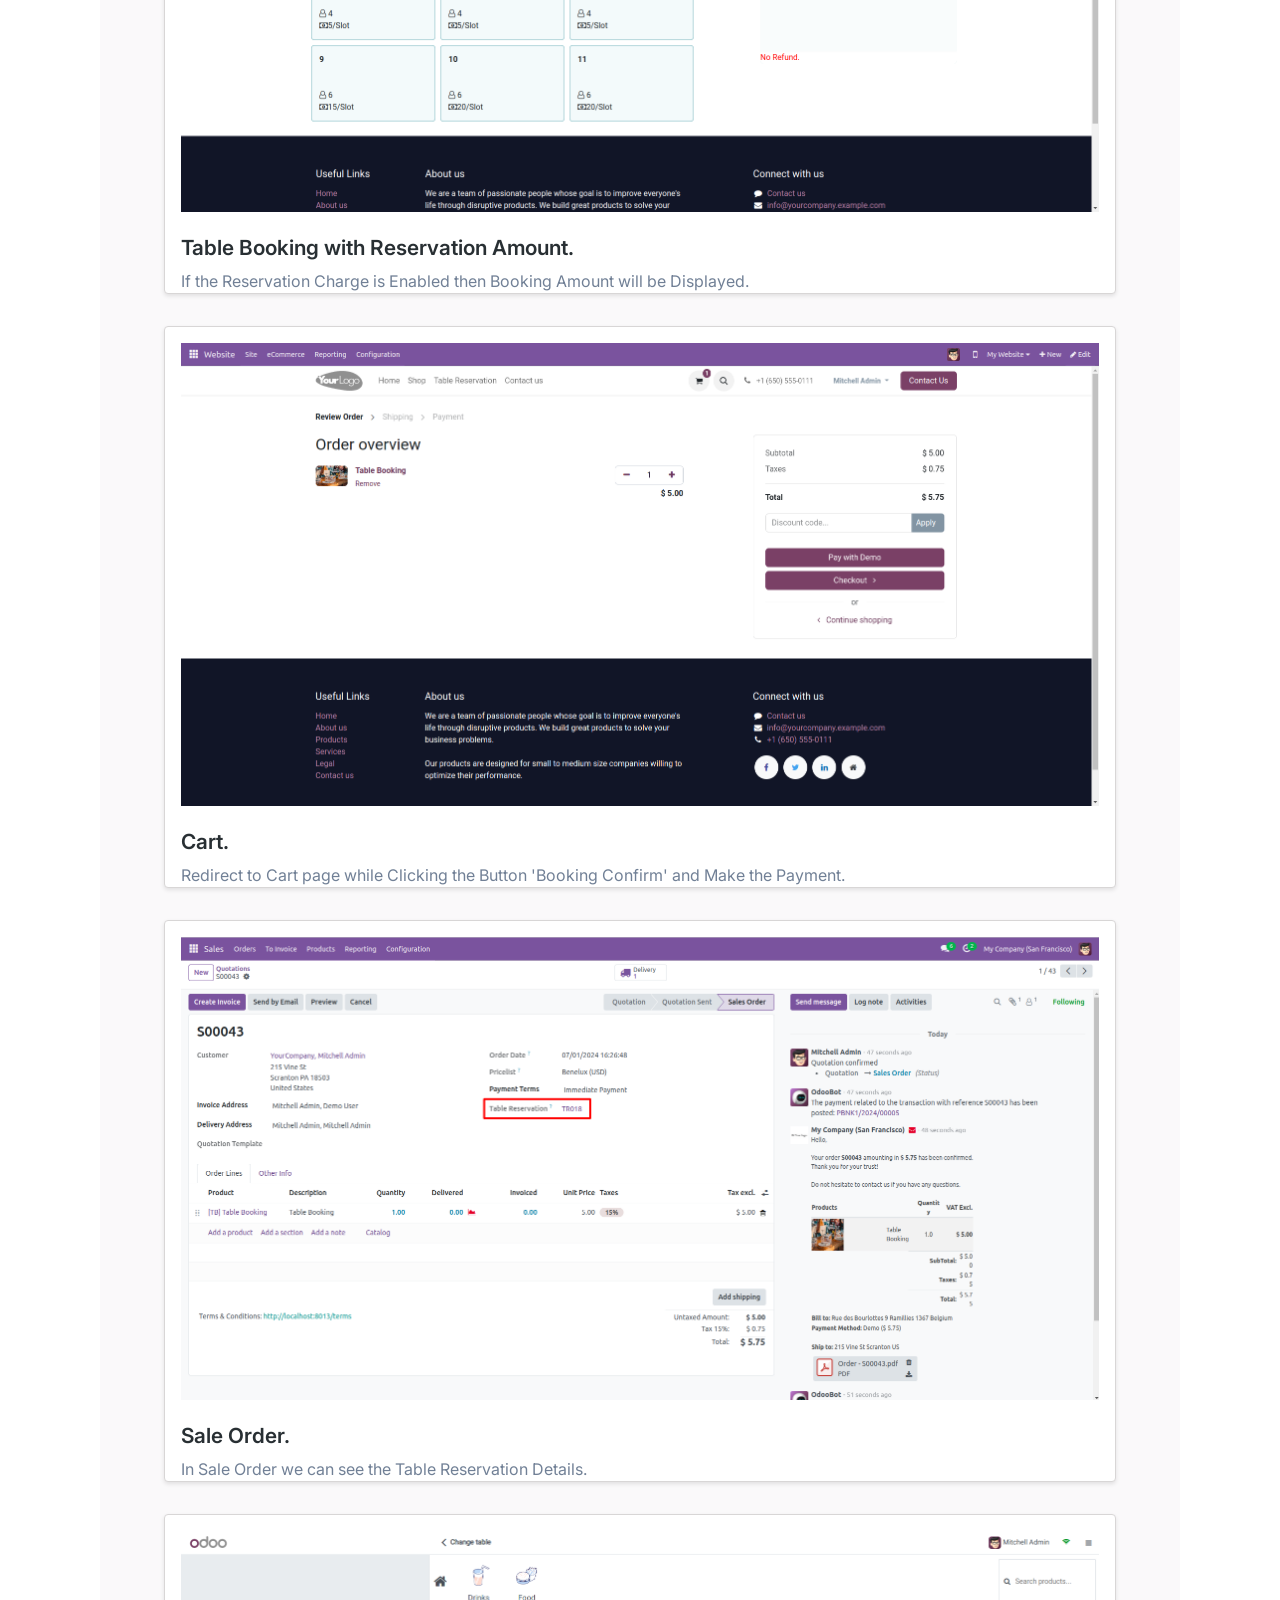
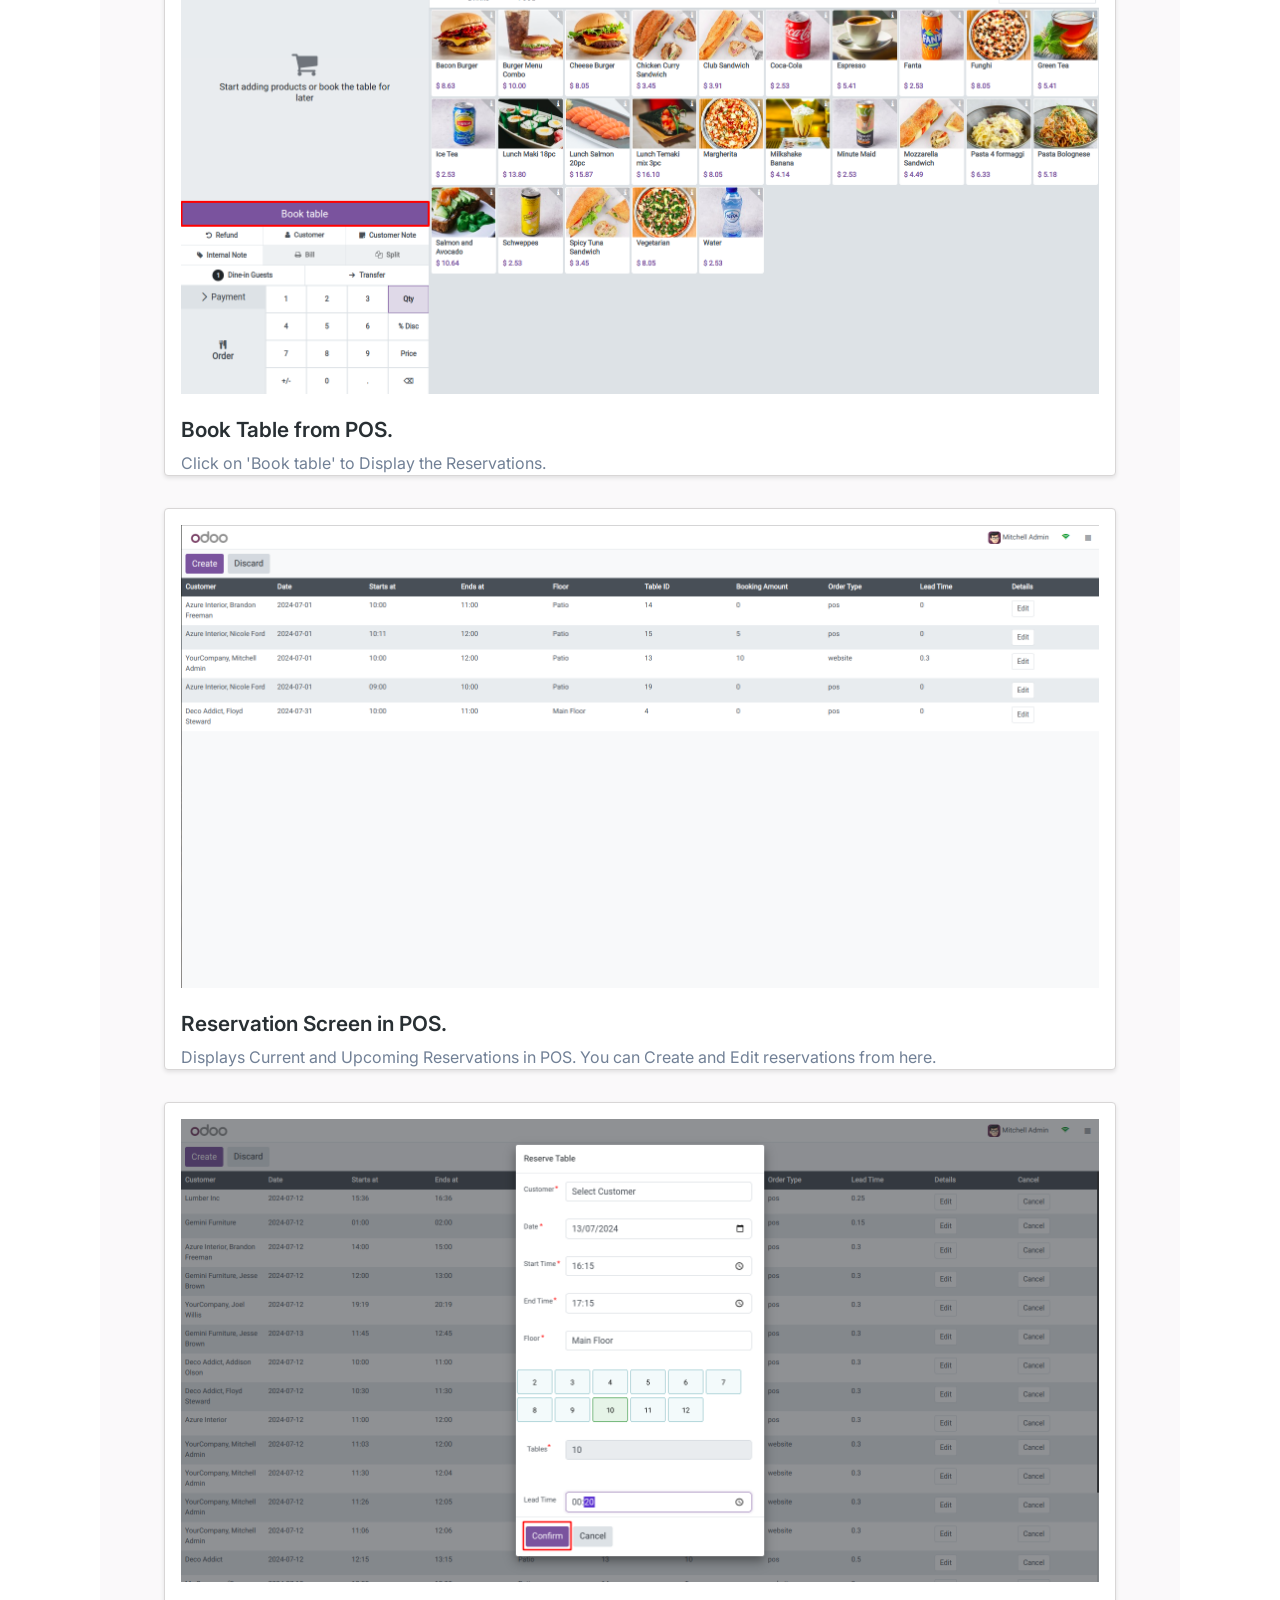
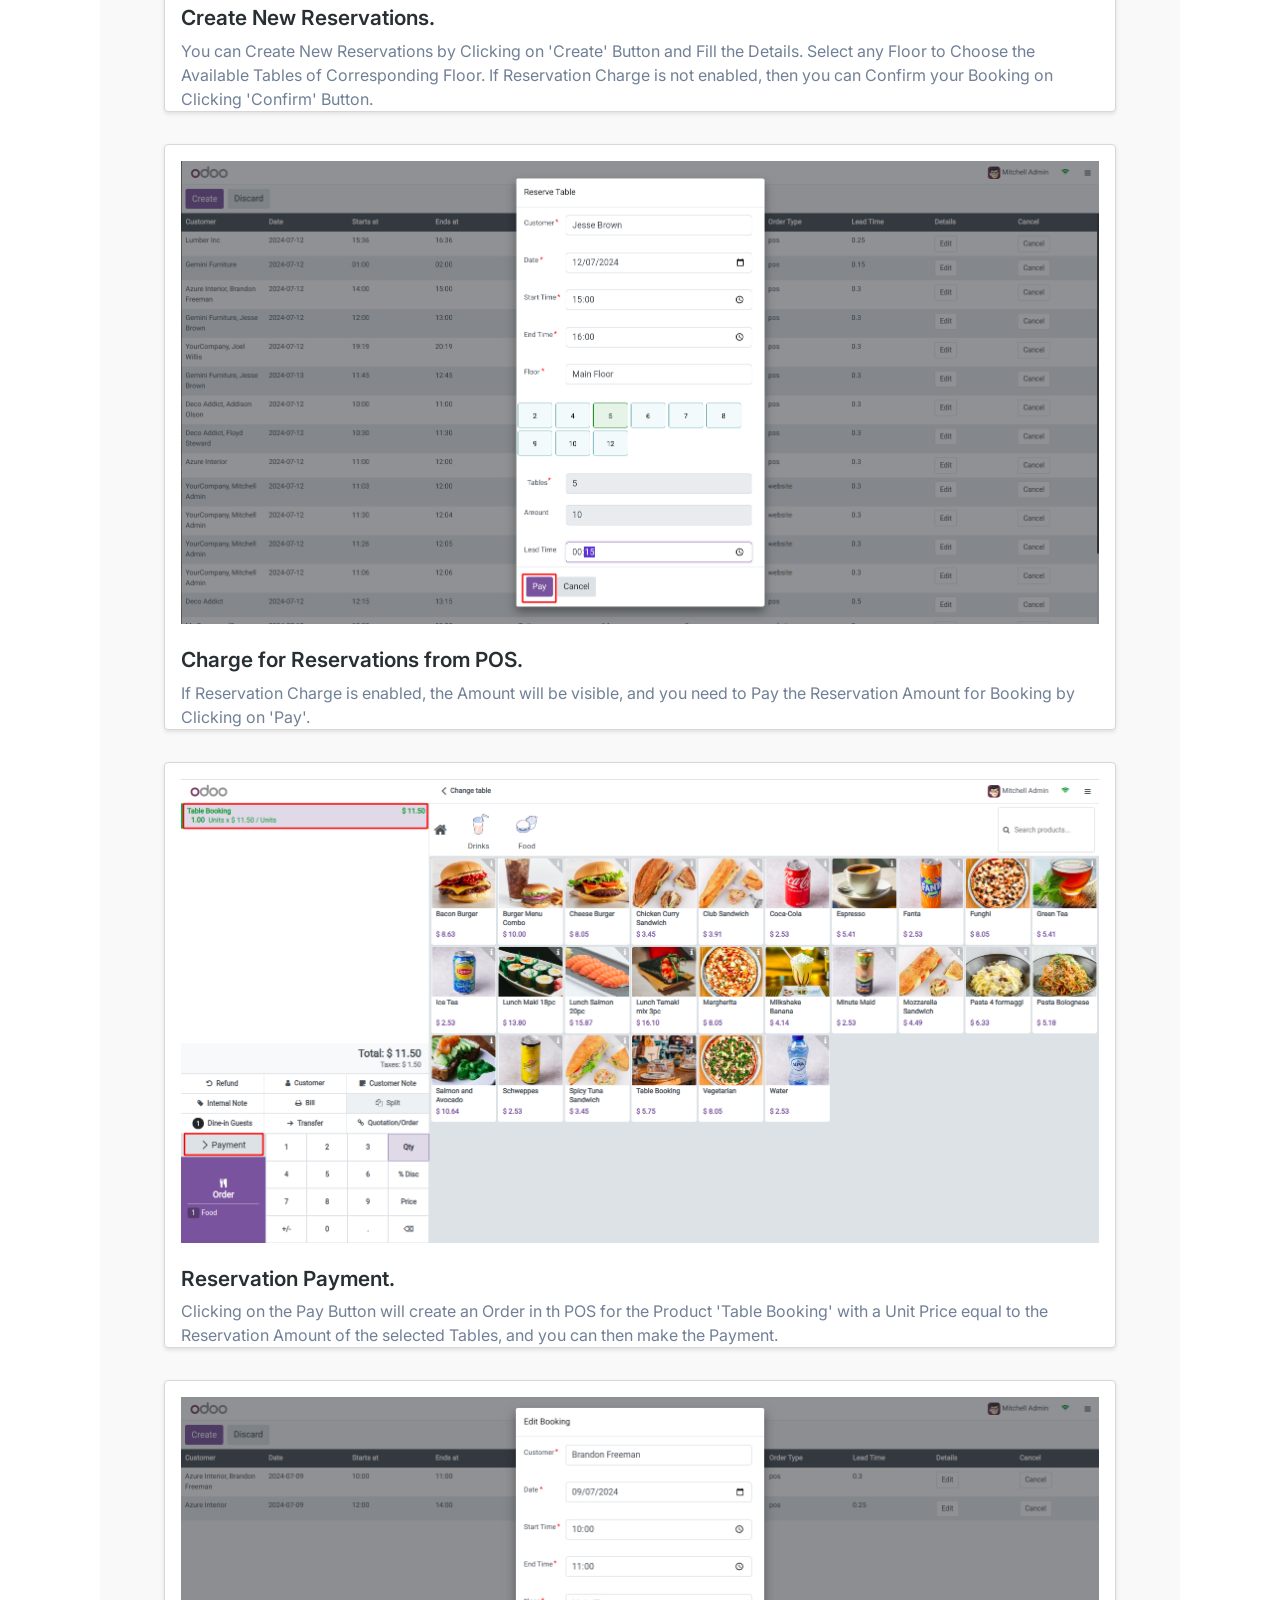
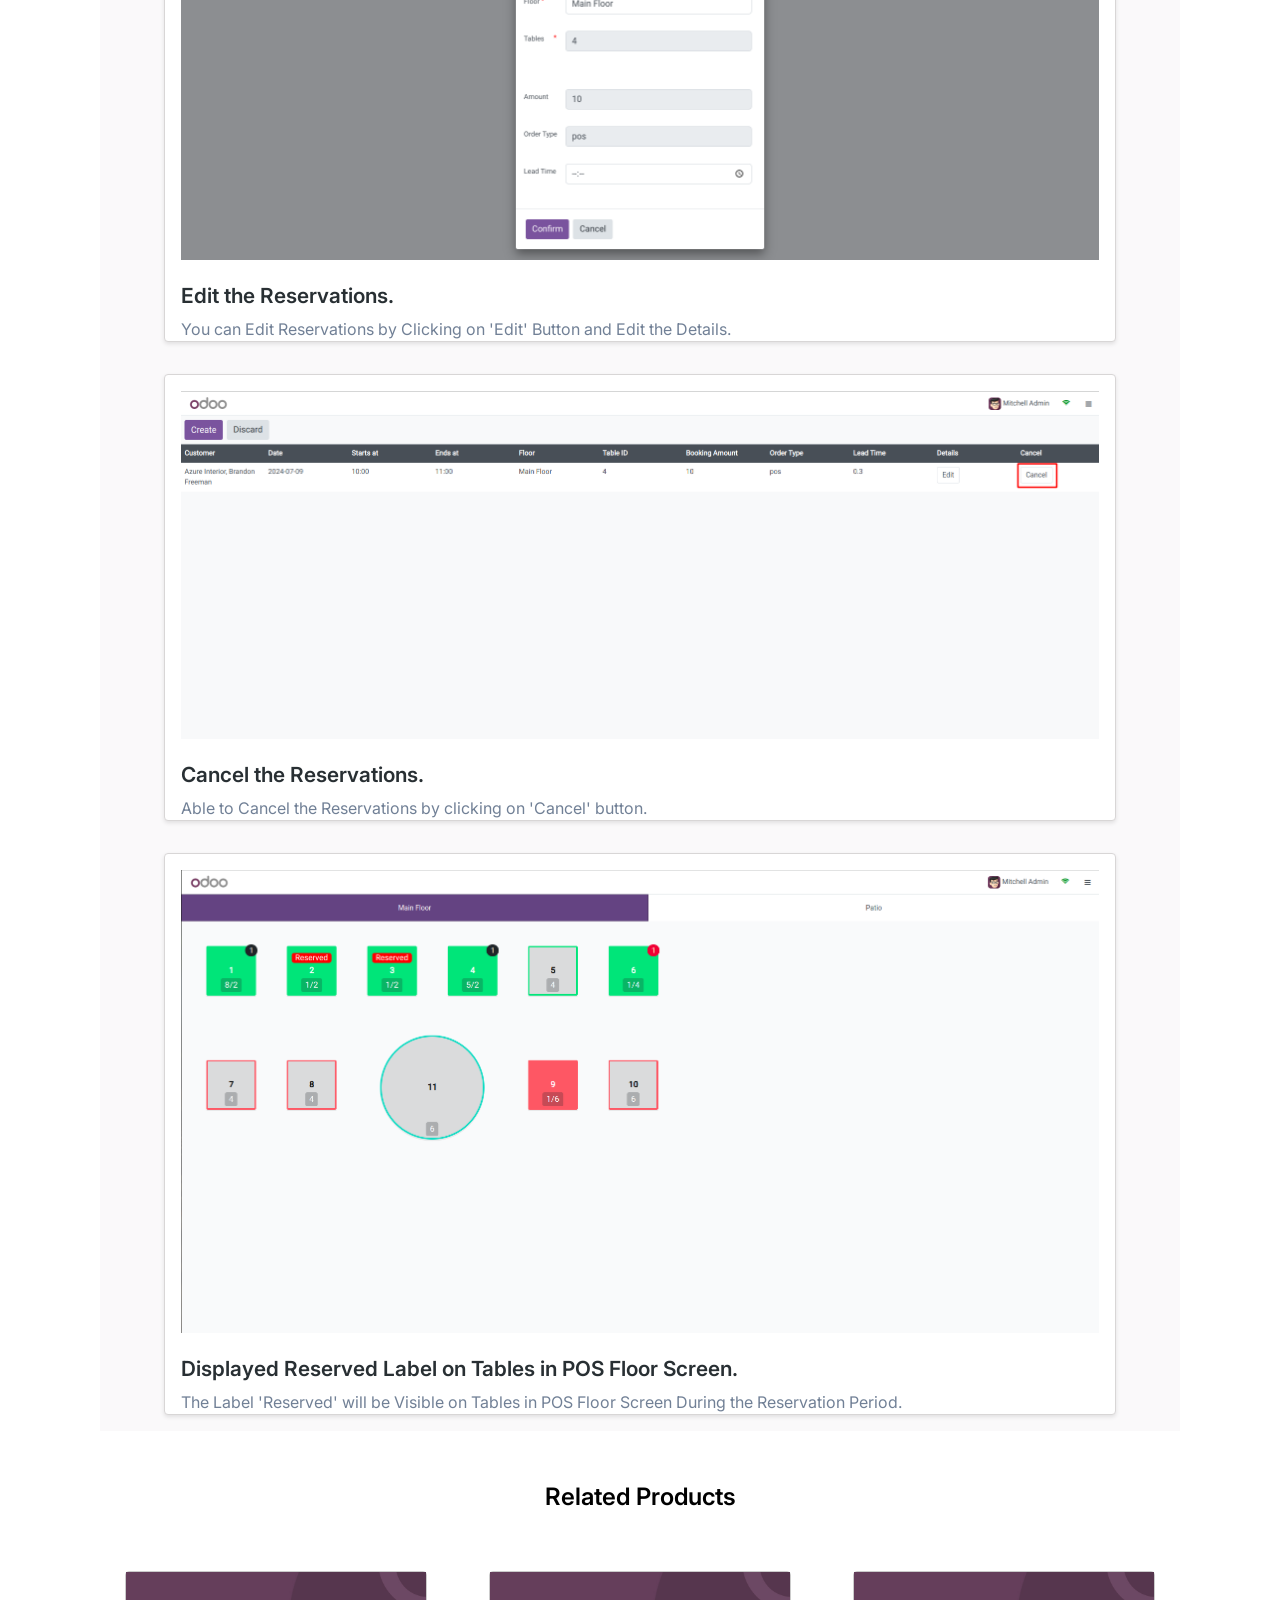
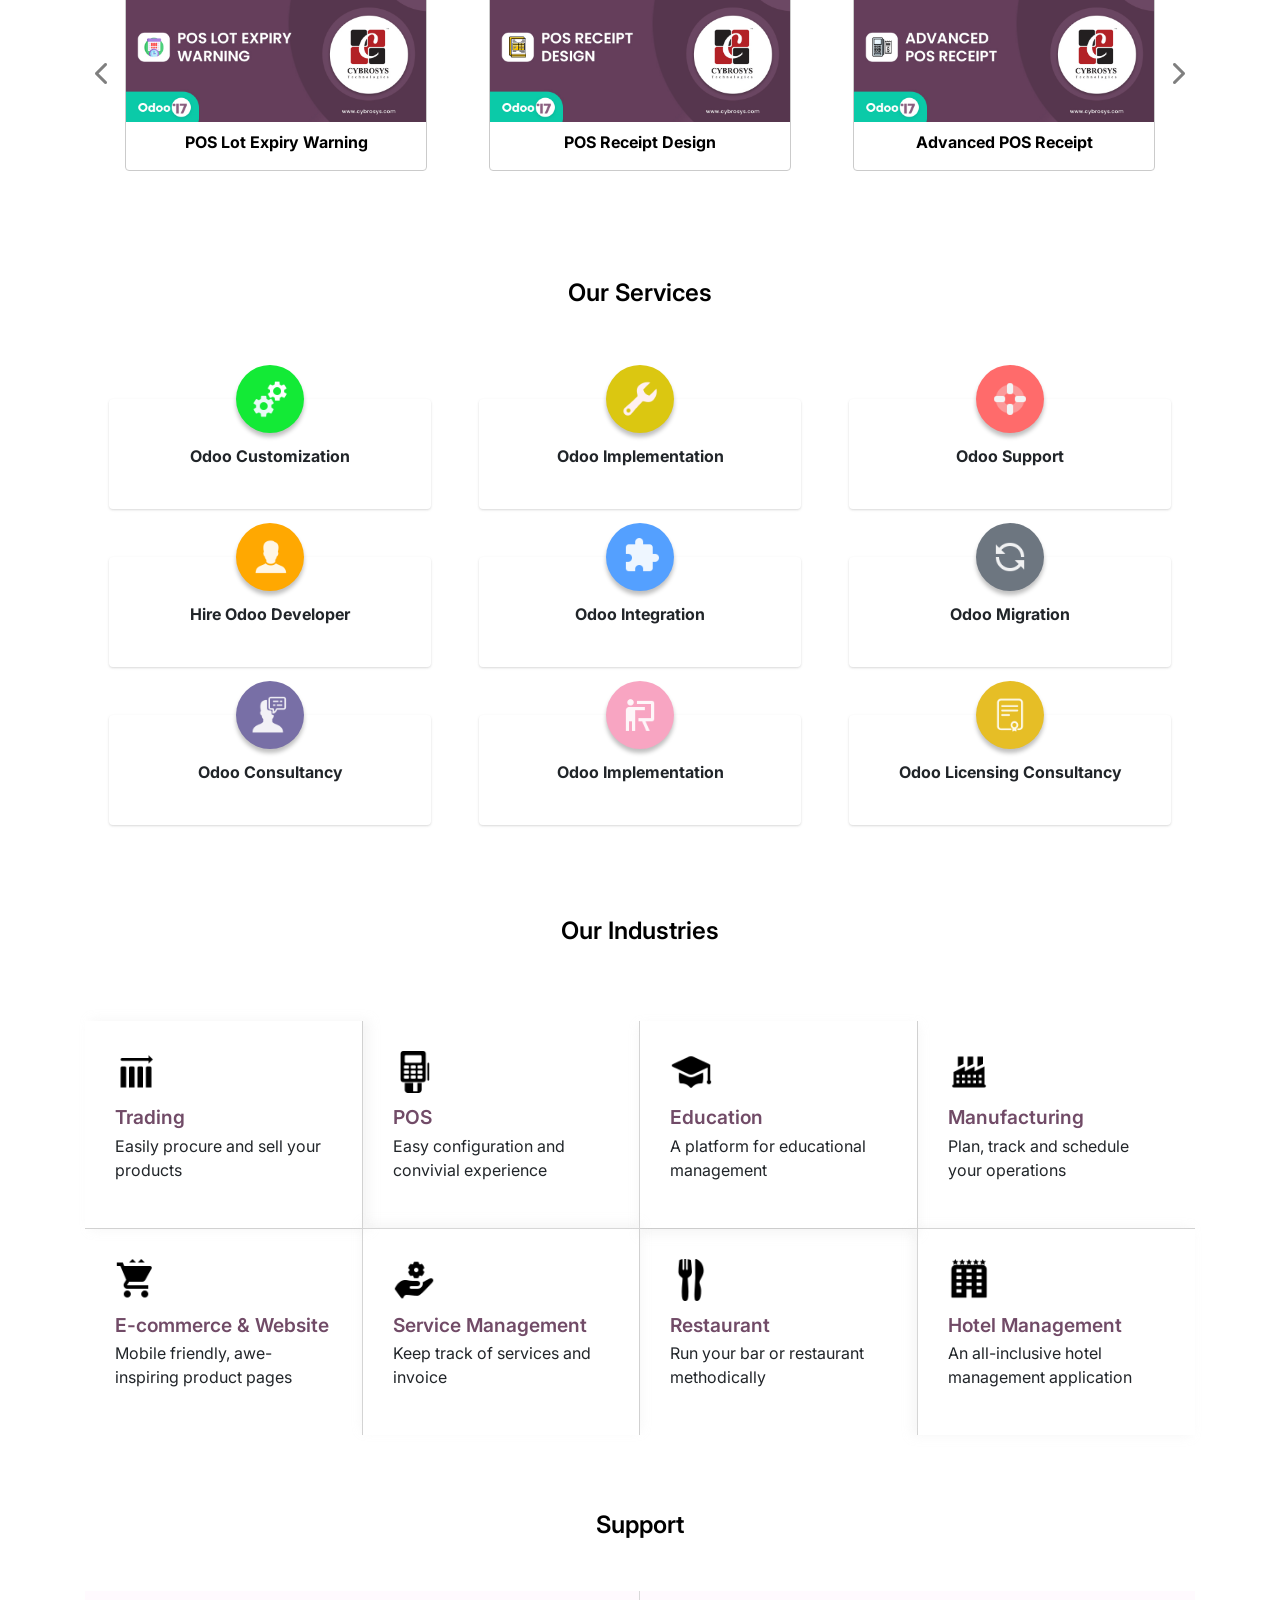
<file: table_reservation_on_website/static/description/index.html>
<!DOCTYPE html>
<html lang="en">
<head>
    <meta charset="UTF-8">
    <meta name="viewport" content="width=device-width, initial-scale=1.0">
    <title>Odoo App 3 Index</title>
    <!-- Bootstrap CSS -->
    <link rel="stylesheet"
          href="https://cdn.jsdelivr.net/npm/bootstrap@4.0.0/dist/css/bootstrap.min.css"
          integrity="sha384-Gn5384xqQ1aoWXA+058RXPxPg6fy4IWvTNh0E263XmFcJlSAwiGgFAW/dAiS6JXm"
          crossorigin="anonymous">
    <link rel="stylesheet"
          href="https://cdnjs.cloudflare.com/ajax/libs/font-awesome/6.2.1/css/all.min.css">
    <link rel="preconnect" href="https://fonts.googleapis.com">
    <link rel="preconnect" href="https://fonts.gstatic.com" crossorigin>
    <link href="https://fonts.googleapis.com/css2?family=Inter:wght@400;500;600;700;800&display=swap"
          rel="stylesheet">
</head>
<body>
<section>
    <div class="container"
         style="font-family: 'Inter', sans-serif !important;background-color: #fff !important;">
        <div class="row">
            <div class="col-sm-12 col-md-12 col-lg-12 d-flex justify-content-between flex-wrap align-items-sm-center"
                 style="border-bottom:1px solid rgba(0, 0, 0, 0.22)">
                <div class="my-3">
                    <img src="assets/misc/Cybrosys R.png"
                         style="width:auto !important; height:40px !important">
                </div>
                <div class="my-3 d-flex align-items-center">
                    <div class="text-center"
                         style="background-color:#017E84 !important;font-size: 0.8rem !important; color:#fff !important; font-weight:500 !important; padding:4px !important; margin:0 3px !important; border-radius:50px !important; min-width: 120px !important;">
                        Community
                    </div>
                </div>
            </div>
        </div>
        <div class="row">
            <div class="col-sm-12 col-md-12 col-lg-12 text-center d-flex align-items-center flex-column"
                 style="margin: 80px 0px !important;">
                <h1 style="font-size: 2.8rem;font-weight: 700; color:
                    #1A202C;">
                    Table Reservation On POS And Website</h1>
                <p class="my-3 mb-4"
                   style="max-width: 80%; font-weight: 400 !important; line-height: 32px; color: #718096;">
                    Reserve POS Tables Through Website And Pos.
                </p>
                <div style="width: 80%; margin-top: 3rem;">
                    <img src="assets/screenshots/hero.gif"
                         class="img-responsive" width="100%" height="auto">
                </div>
            </div>
        </div>
        <div class="container mt-5 mb-5">
            <div class="col-lg-12 d-flex flex-column justify-content-center align-items-center mt-4">
                <p class="m-0"
                   style="font-weight: 600; font-size: 24px; color:#714b67 !important">
                    Key Highlights
                </p>
            </div>
            <div class="row py-4">
                <div class="col-md-6 col-sm-12 p-3">
                    <div class="d-flex   h-100" style="padding: 30px;border-radius: 12px;
                                    background: #FFF;
                                    box-shadow: 1px 2px 3px 0px rgba(0, 0, 0, 0.25); ">
                        <div style="width: 36px; height: 36px; border-radius: 50%; background: #714B67;
                                    display: flex; justify-content: center; align-items: center;
                                    margin-right: 10px; flex-shrink: 0;">
                            <i class="fa-solid fa-star  "
                               style="color: #fff;font-size:14px;"></i>
                        </div>
                        <div>
                            <p style="color: #1A202C;font-weight: 600;
                                      font-size: 1.2rem; margin-bottom: 2px;">
                                Reserve Tables Through Website.</p>
                            <p class="m-0" style="color:#718096">Users will be
                                Able to Choose the Tables and Date.
                            </p>
                        </div>
                    </div>
                </div>
                <div class="col-md-6 col-sm-12 p-3">
                    <div class="d-flex   h-100" style="padding: 30px;border-radius: 12px;
                                    background: #FFF;
                                    box-shadow: 1px 2px 3px 0px rgba(0, 0, 0, 0.25); ">
                        <div style="width: 36px; height: 36px; border-radius: 50%; background: #714B67;
                                    display: flex; justify-content: center; align-items: center;
                                    margin-right: 10px; flex-shrink: 0;">
                            <i class="fa-solid fa-star  "
                               style="color: #fff;font-size:14px;"></i>
                        </div>
                        <div>
                            <p style="color: #1A202C;font-weight: 600;
                                      font-size: 1.2rem; margin-bottom: 2px;">
                                Reserved Tables will be Displayed in POS.</p>
                            <p class="m-0" style="color:#718096">
                                Tables Reserved will be Displayed with a
                                Reserved
                                Label in POS, so it Makes Easy to Identify
                                Reserved Tables.
                            </p>
                        </div>
                    </div>
                </div>
            </div>
        </div>
        <div class="container rounded">
            <ul class="nav nav-tabs d-flex"
                style="width: fit-content;margin: 0 auto;gap: 1rem;">
                <li class="col text-center py-2 text-nowrap "
                    style="color: #fff; background-color: #714B67;border-radius: 6px 6px 0px 0px;">
                    <a
                            class="active show" data-toggle="tab" href="#tab1"
                            style="color: #fff;font-weight: 500; background-color: #714B67; text-decoration: none;">
                        <i class="fa-regular fa-image  pr-2"
                           style="color: #fff;"></i>
                        Screenshots</a></li>
                <li class="col text-center py-2 text-nowrap "
                    style="color: #fff; background-color: #714B67;border-radius: 6px 6px 0px 0px;">
                    <a
                            data-toggle="tab" href="#tab2"
                            style="color: #fff;font-weight: 500;  text-decoration: none;"><i
                            class="fa-solid fa-star  pr-2"
                            style="color: #fff;"></i>Features</a></li>
                <li class="col text-center py-2 text-nowrap "
                    style="color: #fff; background-color: #714B67;border-radius: 6px 6px 0px 0px;">
                    <a
                            data-toggle="tab" href="#tab3"
                            style="color: #fff;font-weight: 500; text-decoration: none; background-color: #714B67;"><i
                            class="fa-solid fa-book-open  pr-2"
                            style="color: #fff;"></i>Released Notes</a></li>
            </ul>
            <div class="tab-content"
                 style="background-color: rgba(121, 113, 119, 0.04);">
                <div id="tab1" class="tab-pane fade in active show">
                    <div class="col-lg-12 py-2"
                         style="padding: 1rem 4rem !important;">
                        <div
                                style="border: 1px solid #d8d6d6; border-radius: 4px; background: #fff; box-shadow: 0 2px 4px rgba(0, 0, 0, 0.1);">
                            <div class="row justify-content-center p-3 w-100 m-0">
                                <img src="assets/screenshots/1.png"
                                     class="img-responsive" width="100%"
                                     height="auto">
                            </div>
                            <div class="px-3">
                                <h4 class="mt-2"
                                    style=" font-weight:600 !important; color:#282F33 !important; font-size:1.3rem !important">
                                    Reservation Charge.</h4>
                                <p class="m-0" style="color:#718096">
                                    Enable the Reservation Charge if Payment is
                                    needed to Reserve Tables, Otherwise there
                                    will be no Payments.
                                </p>
                            </div>
                        </div>
                    </div>
                    <div class="col-lg-12 py-2"
                         style="padding: 1rem 4rem !important;">
                        <div
                                style="border: 1px solid #d8d6d6; border-radius: 4px; background: #fff; box-shadow: 0 2px 4px rgba(0, 0, 0, 0.1);">
                            <div class="row justify-content-center p-3 w-100 m-0">
                                <img src="assets/screenshots/17.png"
                                     class="img-responsive" width="100%"
                                     height="auto">
                            </div>
                            <div class="px-3">
                                <h4 class="mt-2"
                                    style=" font-weight:600 !important; color:#282F33 !important; font-size:1.3rem !important">
                                    Lead Time.</h4>
                                <p class="m-0" style="color:#718096">
                                    Enable the Lead Time if the Table should be
                                    Reserved a Certain Amount of Time before the
                                    Booking Start Time.
                                    You can Edit the Time for Each Reservation
                                    Separately from POS.
                                </p>
                            </div>
                        </div>
                    </div>
                    <div class="col-lg-12 py-2"
                         style="padding: 1rem 4rem !important;">
                        <div
                                style="border: 1px solid #d8d6d6; border-radius: 4px; background: #fff; box-shadow: 0 2px 4px rgba(0, 0, 0, 0.1);">
                            <div class="row justify-content-center p-3 w-100 m-0">
                                <img src="assets/screenshots/22.png"
                                     class="img-responsive" width="100%"
                                     height="auto">
                            </div>
                            <div class="px-3">
                                <h4 class="mt-2"
                                    style=" font-weight:600 !important; color:#282F33 !important; font-size:1.3rem !important">
                                    Opening and Closing Hours.</h4>
                                <p class="m-0" style="color:#718096">
                                    Enable the Set Opening and Closing Hours
                                    option to define the restaurant's operating
                                    hours. Tables can only be reserved within
                                    these specified hours. </p>
                            </div>
                        </div>
                    </div>
                    <div class="col-lg-12 py-2"
                         style="padding: 1rem 4rem !important;">
                        <div
                                style="border: 1px solid #d8d6d6; border-radius: 4px;  background: #fff; box-shadow: 0 2px 4px rgba(0, 0, 0, 0.1);">
                            <div class="row justify-content-center p-3 w-100 m-0">
                                <img src="assets/screenshots/2.png"
                                     class="img-responsive" width="100%"
                                     height="auto">
                            </div>
                            <div class="row justify-content-center p-3 w-100 m-0">
                                <img src="assets/screenshots/3.png"
                                     class="img-responsive" width="100%"
                                     height="auto">
                            </div>
                            <div class="px-3">
                                <h4 class="mt-2"
                                    style=" font-weight:600 !important; color:#282F33 !important; font-size:1.3rem !important">
                                    Add Reservation Amount for POS Tables in
                                    Floors.</h4>
                                <p class="m-0" style="color:#718096">
                                    Go to Configuration -> Floor Plans, Select
                                    Floor and Add Reservation Amount for
                                    Tables.
                                </p>
                            </div>
                        </div>
                    </div>
                    <div class="col-lg-12 py-2"
                         style="padding: 1rem 4rem !important;">
                        <div
                                style="border: 1px solid #d8d6d6; border-radius: 4px;  background: #fff; box-shadow: 0 2px 4px rgba(0, 0, 0, 0.1);">
                            <div class="row justify-content-center p-3 w-100 m-0">
                                <img src="assets/screenshots/4.png"
                                     class="img-responsive" width="100%"
                                     height="auto">
                            </div>
                            <div class="px-3">
                                <h4 class="mt-2"
                                    style=" font-weight:600 !important; color:#282F33 !important; font-size:1.3rem !important">
                                    Booking Table from Website.</h4>
                                <p class="m-0" style="color:#718096">Select
                                    Booking Date and Time.</p>
                            </div>
                        </div>
                    </div>
                    <div class="col-lg-12 py-2"
                         style="padding: 1rem 4rem !important;">
                        <div
                                style="border: 1px solid #d8d6d6; border-radius: 4px;  background: #fff; box-shadow: 0 2px 4px rgba(0, 0, 0, 0.1);">
                            <div class="row justify-content-center p-3 w-100 m-0">
                                <img src="assets/screenshots/5.png"
                                     class="img-responsive" width="100%"
                                     height="auto">
                            </div>
                            <div class="px-3">
                                <h4 class="mt-2"
                                    style=" font-weight:600 !important; color:#282F33 !important; font-size:1.3rem !important">
                                    Select Floor.</h4>
                            </div>
                        </div>
                    </div>
                    <div class="col-lg-12 py-2"
                         style="padding: 1rem 4rem !important;">
                        <div
                                style="border: 1px solid #d8d6d6; border-radius: 4px;  background: #fff; box-shadow: 0 2px 4px rgba(0, 0, 0, 0.1);">
                            <div class="row justify-content-center p-3 w-100 m-0">
                                <img src="assets/screenshots/6.png"
                                     class="img-responsive" width="100%"
                                     height="auto">
                            </div>
                            <div class="px-3">
                                <h4 class="mt-2"
                                    style=" font-weight:600 !important; color:#282F33 !important; font-size:1.3rem !important">
                                    Table Reservation.</h4>
                                <p class="m-0" style="color:#718096">Click the
                                    Button 'Booking Confirm' After Selecting the
                                    Tables.
                                </p>
                            </div>
                        </div>
                    </div>
                    <div class="col-lg-12 py-2"
                         style="padding: 1rem 4rem !important;">
                        <div
                                style="border: 1px solid #d8d6d6; border-radius: 4px;  background: #fff; box-shadow: 0 2px 4px rgba(0, 0, 0, 0.1);">
                            <div class="row justify-content-center p-3 w-100 m-0">
                                <img src="assets/screenshots/18.png"
                                     class="img-responsive" width="100%"
                                     height="auto">
                            </div>
                            <div class="px-3">
                                <h4 class="mt-2"
                                    style=" font-weight:600 !important; color:#282F33 !important; font-size:1.3rem !important">
                                    Table is Reserved.</h4>
                            </div>
                        </div>
                    </div>
                    <div class="col-lg-12 py-2"
                         style="padding: 1rem 4rem !important;">
                        <div
                                style="border: 1px solid #d8d6d6; border-radius: 4px;  background: #fff; box-shadow: 0 2px 4px rgba(0, 0, 0, 0.1);">
                            <div class="row justify-content-center p-3 w-100 m-0">
                                <img src="assets/screenshots/7.png"
                                     class="img-responsive" width="100%"
                                     height="auto">
                            </div>
                            <div class="px-3">
                                <h4 class="mt-2"
                                    style=" font-weight:600 !important; color:#282F33 !important; font-size:1.3rem !important">
                                    Table Reservation in Backend.</h4>
                                <p class="m-0" style="color:#718096">
                                    New Reservation will be created in the
                                    Backend. Go to Configuration -> Table
                                    Reservation.
                                </p>
                            </div>
                        </div>
                    </div>
                    <div class="col-lg-12 py-2"
                         style="padding: 1rem 4rem !important;">
                        <div
                                style="border: 1px solid #d8d6d6; border-radius: 4px;  background: #fff; box-shadow: 0 2px 4px rgba(0, 0, 0, 0.1);">
                            <div class="row justify-content-center p-3 w-100 m-0">
                                <img src="assets/screenshots/8.png"
                                     class="img-responsive" width="100%"
                                     height="auto">
                            </div>
                            <div class="px-3">
                                <h4 class="mt-2"
                                    style=" font-weight:600 !important; color:#282F33 !important; font-size:1.3rem !important">
                                    Table Reservation Details.</h4>
                                <p class="m-0" style="color:#718096">
                                    Order Type should be 'Website' if the
                                    Reservation is created from Website and
                                    'POS' if it is created from POS.
                                </p>
                            </div>
                        </div>
                    </div>
                    <div class="col-lg-12 py-2"
                         style="padding: 1rem 4rem !important;">
                        <div
                                style="border: 1px solid #d8d6d6; border-radius: 4px;  background: #fff; box-shadow: 0 2px 4px rgba(0, 0, 0, 0.1);">
                            <div class="row justify-content-center p-3 w-100 m-0">
                                <img src="assets/screenshots/19.png"
                                     class="img-responsive" width="100%"
                                     height="auto">
                            </div>
                            <div class="px-3">
                                <h4 class="mt-2"
                                    style=" font-weight:600 !important; color:#282F33 !important; font-size:1.3rem !important">
                                    Table Booking with Reservation Amount.</h4>
                                <p class="m-0" style="color:#718096">
                                    If the Reservation Charge is Enabled then
                                    Booking Amount will be Displayed.
                                </p>
                            </div>
                        </div>
                    </div>
                    <div class="col-lg-12 py-2"
                         style="padding: 1rem 4rem !important;">
                        <div
                                style="border: 1px solid #d8d6d6; border-radius: 4px;  background: #fff; box-shadow: 0 2px 4px rgba(0, 0, 0, 0.1);">
                            <div class="row justify-content-center p-3 w-100 m-0">
                                <img src="assets/screenshots/9.png"
                                     class="img-responsive" width="100%"
                                     height="auto">
                            </div>
                            <div class="px-3">
                                <h4 class="mt-2"
                                    style=" font-weight:600 !important; color:#282F33 !important; font-size:1.3rem !important">
                                    Cart.</h4>
                                <p class="m-0" style="color:#718096">
                                    Redirect to Cart page while Clicking the
                                    Button 'Booking Confirm' and Make the
                                    Payment.
                                </p>
                            </div>
                        </div>
                    </div>
                    <div class="col-lg-12 py-2"
                         style="padding: 1rem 4rem !important;">
                        <div
                                style="border: 1px solid #d8d6d6; border-radius: 4px;  background: #fff; box-shadow: 0 2px 4px rgba(0, 0, 0, 0.1);">
                            <div class="row justify-content-center p-3 w-100 m-0">
                                <img src="assets/screenshots/10.png"
                                     class="img-responsive" width="100%"
                                     height="auto">
                            </div>
                            <div class="px-3">
                                <h4 class="mt-2"
                                    style=" font-weight:600 !important; color:#282F33 !important; font-size:1.3rem !important">
                                    Sale Order.</h4>
                                <p class="m-0" style="color:#718096">
                                    In Sale Order we can see the Table
                                    Reservation Details.
                                </p>
                            </div>
                        </div>
                    </div>
                    <div class="col-lg-12 py-2"
                         style="padding: 1rem 4rem !important;">
                        <div
                                style="border: 1px solid #d8d6d6; border-radius: 4px;  background: #fff; box-shadow: 0 2px 4px rgba(0, 0, 0, 0.1);">
                            <div class="row justify-content-center p-3 w-100 m-0">
                                <img src="assets/screenshots/15.png"
                                     class="img-responsive" width="100%"
                                     height="auto">
                            </div>
                            <div class="px-3">
                                <h4 class="mt-2"
                                    style=" font-weight:600 !important; color:#282F33 !important; font-size:1.3rem !important">
                                    Book Table from POS.</h4>
                                <p class="m-0" style="color:#718096">
                                    Click on 'Book table' to Display the
                                    Reservations.
                                </p>
                            </div>
                        </div>
                    </div>
                    <div class="col-lg-12 py-2"
                         style="padding: 1rem 4rem !important;">
                        <div
                                style="border: 1px solid #d8d6d6; border-radius: 4px;  background: #fff; box-shadow: 0 2px 4px rgba(0, 0, 0, 0.1);">
                            <div class="row justify-content-center p-3 w-100 m-0">
                                <img src="assets/screenshots/11.png"
                                     class="img-responsive" width="100%"
                                     height="auto">
                            </div>
                            <div class="px-3">
                                <h4 class="mt-2"
                                    style=" font-weight:600 !important; color:#282F33 !important; font-size:1.3rem !important">
                                    Reservation Screen in POS.</h4>
                                <p class="m-0" style="color:#718096">
                                    Displays Current and Upcoming Reservations
                                    in POS. You can Create and Edit reservations
                                    from here.
                                </p>
                            </div>
                        </div>
                    </div>
                    <div class="col-lg-12 py-2"
                         style="padding: 1rem 4rem !important;">
                        <div
                                style="border: 1px solid #d8d6d6; border-radius: 4px;  background: #fff; box-shadow: 0 2px 4px rgba(0, 0, 0, 0.1);">
                            <div class="row justify-content-center p-3 w-100 m-0">
                                <img src="assets/screenshots/12.png"
                                     class="img-responsive" width="100%"
                                     height="auto">
                            </div>
                            <div class="px-3">
                                <h4 class="mt-2"
                                    style=" font-weight:600 !important; color:#282F33 !important; font-size:1.3rem !important">
                                    Create New Reservations.</h4>
                                <p class="m-0" style="color:#718096">
                                    You can Create New Reservations by Clicking
                                    on 'Create' Button and Fill the Details.
                                    Select any Floor to Choose the Available
                                    Tables of Corresponding Floor. If
                                    Reservation Charge is
                                    not enabled, then you can Confirm your
                                    Booking on Clicking 'Confirm' Button.
                                </p>
                            </div>
                        </div>
                    </div>
                    <div class="col-lg-12 py-2"
                         style="padding: 1rem 4rem !important;">
                        <div
                                style="border: 1px solid #d8d6d6; border-radius: 4px;  background: #fff; box-shadow: 0 2px 4px rgba(0, 0, 0, 0.1);">
                            <div class="row justify-content-center p-3 w-100 m-0">
                                <img src="assets/screenshots/20.png"
                                     class="img-responsive" width="100%"
                                     height="auto">
                            </div>
                            <div class="px-3">
                                <h4 class="mt-2"
                                    style=" font-weight:600 !important; color:#282F33 !important; font-size:1.3rem !important">
                                    Charge for Reservations from POS.</h4>
                                <p class="m-0" style="color:#718096">
                                    If Reservation Charge is enabled, the Amount
                                    will be visible, and you need to Pay the
                                    Reservation
                                    Amount for Booking by Clicking on 'Pay'.
                                </p>
                            </div>
                        </div>
                    </div>
                    <div class="col-lg-12 py-2"
                         style="padding: 1rem 4rem !important;">
                        <div
                                style="border: 1px solid #d8d6d6; border-radius: 4px;  background: #fff; box-shadow: 0 2px 4px rgba(0, 0, 0, 0.1);">
                            <div class="row justify-content-center p-3 w-100 m-0">
                                <img src="assets/screenshots/21.png"
                                     class="img-responsive" width="100%"
                                     height="auto">
                            </div>
                            <div class="px-3">
                                <h4 class="mt-2"
                                    style=" font-weight:600 !important; color:#282F33 !important; font-size:1.3rem !important">
                                    Reservation Payment.</h4>
                                <p class="m-0" style="color:#718096">
                                    Clicking on the Pay Button will create an
                                    Order in th POS for the Product 'Table
                                    Booking' with a
                                    Unit Price equal to the Reservation Amount
                                    of the selected Tables, and you can then
                                    make the Payment.
                                </p>
                            </div>
                        </div>
                    </div>
                    <div class="col-lg-12 py-2"
                         style="padding: 1rem 4rem !important;">
                        <div
                                style="border: 1px solid #d8d6d6; border-radius: 4px;  background: #fff; box-shadow: 0 2px 4px rgba(0, 0, 0, 0.1);">
                            <div class="row justify-content-center p-3 w-100 m-0">
                                <img src="assets/screenshots/13.png"
                                     class="img-responsive" width="100%"
                                     height="auto">
                            </div>
                            <div class="px-3">
                                <h4 class="mt-2"
                                    style=" font-weight:600 !important; color:#282F33 !important; font-size:1.3rem !important">
                                    Edit the Reservations.</h4>
                                <p class="m-0" style="color:#718096">
                                    You can Edit Reservations by Clicking on
                                    'Edit' Button and Edit the Details.
                                </p>
                            </div>
                        </div>
                    </div>
                    <div class="col-lg-12 py-2"
                         style="padding: 1rem 4rem !important;">
                        <div
                                style="border: 1px solid #d8d6d6; border-radius: 4px;  background: #fff; box-shadow: 0 2px 4px rgba(0, 0, 0, 0.1);">
                            <div class="row justify-content-center p-3 w-100 m-0">
                                <img src="assets/screenshots/14.png"
                                     class="img-responsive" width="100%"
                                     height="auto">
                            </div>
                            <div class="px-3">
                                <h4 class="mt-2"
                                    style=" font-weight:600 !important; color:#282F33 !important; font-size:1.3rem !important">
                                    Cancel the Reservations.</h4>
                                <p class="m-0" style="color:#718096">
                                    Able to Cancel the Reservations by clicking
                                    on 'Cancel' button.
                                </p>
                            </div>
                        </div>
                    </div>
                    <div class="col-lg-12 py-2"
                         style="padding: 1rem 4rem !important;">
                        <div
                                style="border: 1px solid #d8d6d6; border-radius: 4px;  background: #fff; box-shadow: 0 2px 4px rgba(0, 0, 0, 0.1);">
                            <div class="row justify-content-center p-3 w-100 m-0">
                                <img src="assets/screenshots/16.png"
                                     class="img-responsive" width="100%"
                                     height="auto">
                            </div>
                            <div class="px-3">
                                <h4 class="mt-2"
                                    style=" font-weight:600 !important; color:#282F33 !important; font-size:1.3rem !important">
                                    Displayed Reserved Label on Tables in POS
                                    Floor Screen.</h4>
                                <p class="m-0" style="color:#718096">
                                    The Label 'Reserved' will be Visible on
                                    Tables in POS Floor Screen During the
                                    Reservation Period.
                                </p>
                            </div>
                        </div>
                    </div>
                </div>
                <div id="tab2" class="tab-pane fade">
                    <div class="col-mg-12" style="padding: 1rem 4rem;">
                        <ul style="list-style: none; padding: 1rem 0;font-weight: 500;">
                            <li class="py-3"
                                style="font-weight: 500;background-color: #fff; border-radius: 4px; padding: 1rem; margin-bottom: 1rem; box-shadow: 0 2px 4px rgba(0, 0, 0, 0.1);">
                                    <span style="margin-right: 12px;"><img
                                            src="assets/misc/star (1) 2.svg"
                                            alt=""
                                            width="16px"></span>Community and
                                Enterprise Support.
                            </li>
                            <li class="py-3"
                                style="font-weight: 500;background-color: #fff; border-radius: 4px; padding: 1rem; margin-bottom: 1rem; box-shadow: 0 2px 4px rgba(0, 0, 0, 0.1);">
                                    <span style="margin-right: 12px;"><img
                                            src="assets/misc/star (1) 2.svg"
                                            alt=""
                                            width="16px"></span>Able to Reserve
                                Tables from Website.
                            </li>
                            <li class="py-3"
                                style="font-weight: 500;background-color: #fff; border-radius: 4px; padding: 1rem; margin-bottom: 1rem; box-shadow: 0 2px 4px rgba(0, 0, 0, 0.1);">
                                    <span style="margin-right: 12px;"><img
                                            src="assets/misc/star (1) 2.svg"
                                            alt=""
                                            width="16px"></span>Displays
                                Reserved Tables in POS.
                            </li>
                            <li class="py-3"
                                style="font-weight: 500;background-color: #fff; border-radius: 4px; padding: 1rem; margin-bottom: 1rem; box-shadow: 0 2px 4px rgba(0, 0, 0, 0.1);">
                                    <span style="margin-right: 12px;"><img
                                            src="assets/misc/star (1) 2.svg"
                                            alt=""
                                            width="16px"></span>Creates Sale
                                Order for Reservations.
                            </li>
                        </ul>
                    </div>
                </div>
                <div id="tab3" class="tab-pane fade">
                    <div class="col-mg-12 active" style="padding: 1rem 4rem;">
                        <div class="py-3"
                             style="font-weight: 500;background-color: #fff; border-radius: 4px; padding: 1rem; box-shadow: 0 2px 4px rgba(0, 0, 0, 0.1);">
                            <div class="d-flex mb-3"
                                 style="font-size: 0.8rem; font-weight: 500;"><span>Version
                                        17.0.1.0.0</span><span
                                    class="px-2">|</span><span
                                    style="color: #714B67;font-weight: 600;">Released on:17th May 2024</span>
                            </div>
                            <p class="m-0"
                               style=" color:#718096!important; font-size:1rem !important;line-height: 28px;">
                                Initial Commit for Table Reservation On POS And
                                Website.</p>
                        </div>
                    </div>
                </div>
            </div>
        </div>
        <div class="container mt-5">
            <div class="col-lg-12 d-flex flex-column justify-content-center align-items-center mt-5">
                <p class="m-0"
                   style="font-weight: 600; font-size: 24px; color:#000 !important">
                    Related Products</p>
            </div>
        </div>
        <div id="myCarousel" class="carousel slide py-3" data-ride="carousel">
            <div class="carousel-inner">
                <div class="carousel-item active">
                    <div class="row p-4">
                        <div class="col">
                            <div class="p-3">
                                <a href="https://apps.odoo.com/apps/modules/17.0/pos_lot_expiry_warning/"
                                   style="color: #000; text-decoration: none;">
                                    <div style="border:1px solid #CBCBCB !important;border-radius: 4px;">
                                        <div style="width: 300px; ">
                                            <img src="assets/modules/pos_lot_expiry_warning.png"
                                                 alt="" width="100%"
                                                 height="auto">
                                        </div>
                                        <p class="text-center pt-2 text-black font-weight-bold">
                                            POS Lot Expiry Warning</p>
                                    </div>
                                </a>
                            </div>
                        </div>
                        <div class="col">
                            <div class="p-3">
                                <a href="https://apps.odoo.com/apps/modules/17.0/custom_receipts_for_pos/"
                                   style="color: #000; text-decoration: none;">
                                    <div style="border:1px solid #CBCBCB !important;border-radius: 4px;">
                                        <div style="width: 300px; ">
                                            <img src="assets/modules/custom_receipts_for_pos.png"
                                                 alt="" width="100%"
                                                 height="auto">

                                        </div>
                                        <p class="text-center pt-2 text-black font-weight-bold">
                                            POS Receipt Design</p>
                                    </div>
                                </a>
                            </div>
                        </div>
                        <div class="col">
                            <div class="p-3">
                                <a href="https://apps.odoo.com/apps/modules/17.0/pos_receipt_extend/"
                                   style="color: #000; text-decoration: none;">
                                    <div style="border:1px solid #CBCBCB !important;border-radius: 4px;">
                                        <div style="width: 300px; ">
                                            <img src="assets/modules/pos_receipt_extend.png"
                                                 alt="" width="100%"
                                                 height="auto">
                                        </div>
                                        <p class="text-center pt-2 text-black font-weight-bold">
                                            Advanced POS Receipt</p>
                                    </div>
                                </a>
                            </div>
                        </div>
                    </div>
                </div>
                <div class="carousel-item">
                    <div class="row p-4">
                        <div class="col">
                            <div class="p-3">
                                <a href="https://apps.odoo.com/apps/modules/17.0/pos_report_generator/"
                                   style="color: #000; text-decoration: none;">
                                    <div style="border:1px solid #CBCBCB !important;border-radius: 4px;">
                                        <div style="width: 300px; ">
                                            <img src="assets/modules/pos_report_generator.png"
                                                 alt="" width="100%"
                                                 height="auto">
                                        </div>
                                        <p class="text-center pt-2 text-black font-weight-bold">
                                            POS All in One Report Generator</p>
                                    </div>
                                </a>
                            </div>
                        </div>
                        <div class="col">
                            <div class="p-3">
                                <a href="https://apps.odoo.com/apps/modules/17.0/pos_access_right_hr/"
                                   style="color: #000; text-decoration: none;">
                                    <div style="border:1px solid #CBCBCB !important;border-radius: 4px;">
                                        <div style="width: 300px;">
                                            <img src="assets/modules/pos_access_right_hr.png"
                                                 alt="" width="100%"
                                                 height="auto">
                                        </div>
                                        <p class="text-center pt-2 text-black font-weight-bold">
                                            POS Access Right</p>
                                    </div>
                                </a>
                            </div>
                        </div>
                        <div class="col">
                            <div class="p-3">
                                <a href="https://apps.odoo.com/apps/modules/17.0/pos_delete_orderline/"
                                   style="color: #000; text-decoration: none;">
                                    <div style="border:1px solid #CBCBCB !important;border-radius: 4px;">
                                        <div style="width: 300px;">
                                            <img src="assets/modules/pos_delete_orderline.png"
                                                 alt="" width="100%"
                                                 height="auto">
                                        </div>
                                        <p class="text-center pt-2 text-black font-weight-bold">
                                            Remove Order Line In POS</p>
                                    </div>
                                </a>
                            </div>
                        </div>
                    </div>
                </div>
            </div>
            <a class="carousel-control-prev" href="#myCarousel"
               data-slide="prev" style="width: 35px; color: #000;">
                    <span class="carousel-control-prev-icon">
                        <i class="fa fa-chevron-left"
                           style="font-size: 24px;"></i>
                    </span>
            </a>
            <a class="carousel-control-next" href="#myCarousel"
               data-slide="next" style="width: 35px; color: #000;">
                    <span class="carousel-control-next-icon">
                        <i class="fa fa-chevron-right"
                           style="font-size: 24px;"></i>
                    </span>
            </a>
        </div>
        <div class="container mt-5">
            <div class="col-lg-12 d-flex flex-column justify-content-center align-items-center mt-4">
                <p class="m-0"
                   style="font-weight: 600; font-size: 24px; color:#000 !important">
                    Our Services</p>
            </div>
        </div>
        <div class="container my-5">
            <div class="row py-3">
                <div class="col-md-4 col-sm-6 px-4 py-4">
                    <div
                            style="background-color: #fff; padding: 25px; text-align: center;  box-shadow: rgba(0, 0, 0, 0.1) 0px 1px 3px 0px, rgba(0, 0, 0, 0.06) 0px 1px 2px 0px; position: relative;border-radius: 4px;">
                        <div style="position: absolute; top: 0%; left: 50%; transform: translate(-50%, -50%);">
                            <div style="background-color:#13EA36 ; border-radius: 50%; padding: 15px;    width: 68px;
                                    height: 68px; display: inline-block; box-shadow:0px 4px 4px rgba(0, 0, 0, 0.25);">
                                <img src="assets/icons/cogs.png"
                                     alt="service-icon" width="38px"
                                     height="auto">
                            </div>
                        </div>
                        <p style="margin-top: 20px; font-weight: bold;">Odoo
                            Customization</p>
                    </div>
                </div>
                <div class="col-md-4 col-sm-6 px-4 py-4">
                    <div
                            style="background-color: #fff; padding: 25px; text-align: center; box-shadow: rgba(0, 0, 0, 0.1) 0px 1px 3px 0px, rgba(0, 0, 0, 0.06) 0px 1px 2px 0px; position: relative;border-radius: 4px;">
                        <div style="position: absolute; top: 0%; left: 50%; transform: translate(-50%, -50%);">
                            <div style="background-color:#DBC711; border-radius: 50%; padding: 15px;    width: 68px;
                                    height: 68px; display: inline-block; box-shadow:0px 4px 4px rgba(0, 0, 0, 0.25);">
                                <img src="assets/icons/wrench.png"
                                     alt="service-icon" width="38px"
                                     height="auto">
                            </div>
                        </div>
                        <p style="margin-top: 20px; font-weight: bold;">Odoo
                            Implementation</p>
                    </div>
                </div>
                <div class="col-md-4 col-sm-6 px-4 py-4">
                    <div
                            style="background-color: #fff; padding: 25px; text-align: center;  box-shadow: rgba(0, 0, 0, 0.1) 0px 1px 3px 0px, rgba(0, 0, 0, 0.06) 0px 1px 2px 0px; position: relative; border-radius: 4px;">
                        <div style="position: absolute; top: 0%; left: 50%; transform: translate(-50%, -50%);">
                            <div style="background-color:#FF6B6B ; border-radius: 50%; padding: 15px;    width: 68px;
                                    height: 68px; display: inline-block; box-shadow:0px 4px 4px rgba(0, 0, 0, 0.25);">
                                <img src="assets/icons/lifebuoy.png"
                                     alt="service-icon" width="38px"
                                     height="auto">
                            </div>
                        </div>
                        <p style="margin-top: 20px; font-weight: bold;">Odoo
                            Support</p>
                    </div>
                </div>
                <div class="col-md-4 col-sm-6 px-4 py-4">
                    <div
                            style="background-color: #fff; padding: 25px; text-align: center; box-shadow: rgba(0, 0, 0, 0.1) 0px 1px 3px 0px, rgba(0, 0, 0, 0.06) 0px 1px 2px 0px; position: relative; border-radius: 4px;">
                        <div style="position: absolute; top: 0%; left: 50%; transform: translate(-50%, -50%);">
                            <div style="background-color:#FFA801 ; border-radius: 50%; padding: 15px;    width: 68px;
                                    height: 68px; display: inline-block; box-shadow:0px 4px 4px rgba(0, 0, 0, 0.25);">
                                <img src="assets/icons/user.png"
                                     alt="service-icon" width="38px"
                                     height="auto">
                            </div>
                        </div>
                        <p style="margin-top: 20px; font-weight: bold;">Hire
                            Odoo Developer</p>
                    </div>
                </div>
                <div class="col-md-4 col-sm-6 px-4 py-4">
                    <div
                            style="background-color: #fff; padding: 25px; text-align: center;  box-shadow: rgba(0, 0, 0, 0.1) 0px 1px 3px 0px, rgba(0, 0, 0, 0.06) 0px 1px 2px 0px; position: relative; border-radius: 4px;">
                        <div style="position: absolute; top: 0%; left: 50%; transform: translate(-50%, -50%);">
                            <div style="background-color:#54A0FF; border-radius: 50%; padding: 15px;    width: 68px;
                                    height: 68px; display: inline-block; box-shadow:0px 4px 4px rgba(0, 0, 0, 0.25);">
                                <img src="assets/icons/puzzle.png"
                                     alt="service-icon" width="38px"
                                     height="auto">
                            </div>
                        </div>
                        <p style="margin-top: 20px; font-weight: bold;">Odoo
                            Integration</p>
                    </div>
                </div>
                <div class="col-md-4 col-sm-6 px-4 py-4">
                    <div
                            style="background-color: #fff; padding: 25px; text-align: center;  box-shadow: rgba(0, 0, 0, 0.1) 0px 1px 3px 0px, rgba(0, 0, 0, 0.06) 0px 1px 2px 0px; position: relative;border-radius: 4px;">
                        <div style="position: absolute; top: 0%; left: 50%; transform: translate(-50%, -50%);">
                            <div style="background-color:#6D7680 ; border-radius: 50%; padding: 15px;    width: 68px;
                                    height: 68px; display: inline-block; box-shadow:0px 4px 4px rgba(0, 0, 0, 0.25);">
                                <img src="assets/icons/update.png"
                                     alt="service-icon" width="38px"
                                     height="auto">
                            </div>
                        </div>
                        <p style="margin-top: 20px; font-weight: bold;">Odoo
                            Migration</p>
                    </div>
                </div>
                <div class="col-md-4 col-sm-6 px-4 py-4">
                    <div
                            style="background-color: #fff; padding: 25px; text-align: center;  box-shadow: rgba(0, 0, 0, 0.1) 0px 1px 3px 0px, rgba(0, 0, 0, 0.06) 0px 1px 2px 0px; position: relative;border-radius: 4px;">
                        <div style="position: absolute; top: 0%; left: 50%; transform: translate(-50%, -50%);">
                            <div style="background-color:#786FA6 ; border-radius: 50%; padding: 15px;    width: 68px;
                                    height: 68px; display: inline-block; box-shadow:0px 4px 4px rgba(0, 0, 0, 0.25);">
                                <img src="assets/icons/consultation.png"
                                     alt="service-icon" width="38px"
                                     height="auto">
                            </div>
                        </div>
                        <p style="margin-top: 20px; font-weight: bold;">Odoo
                            Consultancy</p>
                    </div>
                </div>
                <div class="col-md-4 col-sm-6 px-4 py-4">
                    <div
                            style="background-color: #fff; padding: 25px; text-align: center; box-shadow: rgba(0, 0, 0, 0.1) 0px 1px 3px 0px, rgba(0, 0, 0, 0.06) 0px 1px 2px 0px;position: relative;border-radius: 4px;">
                        <div style="position: absolute; top: 0%; left: 50%; transform: translate(-50%, -50%);">
                            <div style="background-color:#F8A5C2 ; border-radius: 50%; padding: 15px;    width: 68px;
                                    height: 68px; display: inline-block; box-shadow:0px 4px 4px rgba(0, 0, 0, 0.25);">
                                <img src="assets/icons/training.png"
                                     alt="service-icon" width="38px"
                                     height="auto">
                            </div>
                        </div>
                        <p style="margin-top: 20px; font-weight: bold;">Odoo
                            Implementation</p>
                    </div>
                </div>
                <div class="col-md-4 col-sm-6 px-4 py-4">
                    <div
                            style="background-color: #fff; padding: 25px; text-align: center;  box-shadow: rgba(0, 0, 0, 0.1) 0px 1px 3px 0px, rgba(0, 0, 0, 0.06) 0px 1px 2px 0px; position: relative;border-radius: 4px;">
                        <div style="position: absolute; top: 0%; left: 50%; transform: translate(-50%, -50%);">
                            <div style="background-color:#E6BE26; border-radius: 50%; padding: 15px;    width: 68px;
                                    height: 68px; display: inline-block; box-shadow:0px 4px 4px rgba(0, 0, 0, 0.25);">
                                <img src="assets/icons/license.png"
                                     alt="service-icon" width="38px"
                                     height="auto">
                            </div>
                        </div>
                        <p style="margin-top: 20px; font-weight: bold;">Odoo
                            Licensing Consultancy</p>
                    </div>
                </div>
            </div>
        </div>
        <div class="container mt-5">
            <div class="col-lg-12 d-flex flex-column justify-content-center align-items-center mt-4">
                <p class="m-0"
                   style="font-weight: 600; font-size: 24px; color:#000 !important">
                    Our Industries</p>
            </div>
        </div>
        <div class="container">
            <div class="row my-5 py-4">
                <div class="col-md-3 col-sm-6 p-0">
                    <div class="d-flex flex-column h-100 "
                         style="border-right: 1px solid rgb(209, 209, 209); border-bottom: 1px solid  rgb(209, 209, 209); padding: 30px; box-shadow: 6px 0 10px rgba(228, 227, 227, 0.373);">
                        <img src="assets/icons/trading-black.png" width="42px"
                             height="auto" alt="">
                        <p style="color: #714B67;font-weight: 600; margin-top: 10px;
                           font-size: 1.2rem; margin-bottom: 2px;">Trading</p>
                        <p>Easily procure and sell your products</p>
                    </div>
                </div>
                <div class="col-md-3 col-sm-6  p-0">
                    <div class="d-flex flex-column h-100"
                         style="border-right: 1px solid rgb(209, 209, 209);border-bottom: 1px solid  rgb(209, 209, 209); padding: 30px;">
                        <img src="assets/icons/pos-black.png" width="42px"
                             height="auto" alt="">
                        <p style="color: #714B67;font-weight: 600; margin-top: 10px;
                            font-size: 1.2rem; margin-bottom: 2px;">POS</p>
                        <p>Easy configuration and convivial experience</p>
                    </div>
                </div>
                <div class="col-md-3 col-sm-6  p-0">
                    <div class="d-flex flex-column h-100"
                         style="border-right: 1px solid  rgb(209, 209, 209);border-bottom: 1px solid   rgba(0, 0, 0, 0.2); padding: 30px; box-shadow: 0 5px 10px  rgba(228, 227, 227, 0.373)">
                        <img src="assets/icons/education-black.png" width="42px"
                             height="auto" alt="">
                        <p style="color: #714B67;font-weight: 600; margin-top: 10px;
                            font-size: 1.2rem; margin-bottom: 2px;">
                            Education</p>
                        <p>A platform for educational management</p>
                    </div>
                </div>
                <div class="col-md-3 col-sm-6  p-0">
                    <div class="d-flex flex-column h-100"
                         style="border-bottom: 1px solid  rgb(209, 209, 209); padding: 30px; ">
                        <img src="assets/icons/manufacturing-black.png"
                             width="42px" height="auto" alt="">
                        <p style="color: #714B67;font-weight: 600; margin-top: 10px;
                            font-size: 1.2rem; margin-bottom: 2px;">
                            Manufacturing</p>
                        <p>Plan, track and schedule your operations</p>
                    </div>
                </div>
                <div class="col-md-3 col-sm-6 p-0">
                    <div class="d-flex flex-column h-100"
                         style="border-right: 1px solid  rgb(209, 209, 209); padding: 30px;">
                        <img src="assets/icons/ecom-black.png" width="42px"
                             height="auto" alt="">
                        <p style="color: #714B67;font-weight: 600; margin-top: 10px;
                            font-size: 1.2rem; margin-bottom: 2px;">E-commerce &
                            Website</p>
                        <p>Mobile friendly, awe-inspiring product pages</p>
                    </div>
                </div>
                <div class="col-md-3 col-sm-6   p-0">
                    <div class="d-flex flex-column h-100"
                         style="border-right: 1px solid  rgb(209, 209, 209); padding: 30px;box-shadow: 0 -5px 10px  rgba(228, 227, 227, 0.373);">
                        <img src="assets/icons/service-black.png" width="42px"
                             height="auto" alt="">
                        <p style="color: #714B67;font-weight: 600; margin-top: 10px;
                            font-size: 1.2rem; margin-bottom: 2px;">Service
                            Management</p>
                        <p>Keep track of services and invoice</p>
                    </div>
                </div>
                <div class="col-md-3 col-sm-6    p-0">
                    <div class="d-flex flex-column h-100"
                         style="border-right: 1px solid  rgb(209, 209, 209); padding: 30px; ">
                        <img src="assets/icons/restaurant-black.png"
                             width="42px" height="auto" alt="">
                        <p style="color: #714B67;font-weight: 600; margin-top: 10px;
                            font-size: 1.2rem; margin-bottom: 2px;">
                            Restaurant</p>
                        <p>Run your bar or restaurant methodically</p>
                    </div>
                </div>
                <div class="col-md-3 col-sm-6   p-0">
                    <div class="d-flex flex-column h-100"
                         style=" padding: 30px;box-shadow: -5px 0 10px  rgba(228, 227, 227, 0.373);">
                        <img src="assets/icons/hotel-black.png" width="42px"
                             height="auto" alt="">
                        <p style="color: #714B67;font-weight: 600; margin-top: 10px;
                            font-size: 1.2rem; margin-bottom: 2px;">Hotel
                            Management</p>
                        <p>An all-inclusive hotel management application</p>
                    </div>
                </div>
            </div>
        </div>
        <div class="container mt-5">
            <div class="col-lg-12 d-flex flex-column justify-content-center align-items-center mt-5">
                <p class="m-0"
                   style="font-weight: 600; font-size: 24px; color:#000 !important">
                    Support</p>
            </div>
        </div>
        <div class="container my-5">
            <div class="row" style="background-color: #FFFAFE;">
                <div class="col-md-6 pb-4  d-flex align-items-center justify-content-center"
                     style="border-right: 1px solid #D9D9D9;">
                    <div style="padding: 30px;">
                        <div class="d-flex align-items-center">
                            <img src="assets/misc/support (1) 1.svg" alt=""
                                 width="60px" style="margin-right: 12px;">
                            <div style="padding: 0px 8px;">
                                    <span
                                            style="color: #714B67;font-size: 24px;font-weight: 600;padding-bottom: 1rem;">Need
                                        Help?</span>
                                <p class="m-0" style="color:#718096;">Got
                                    questions or need help? Get in touch.</p>
                                <div style="font-weight: 400;"><span><img
                                        src="assets/misc/support-email.svg"
                                        alt=""
                                        width="18px"
                                        style="filter: invert(1);margin-right: 0.8rem;"></span>odoo@cybrosys.com
                                </div>
                            </div>
                        </div>
                    </div>
                </div>
                <div class="col-md-6 pb-4 d-flex align-items-center justify-content-center">
                    <div style="padding: 30px;">
                        <div class="d-flex align-items-center">
                            <img src="assets/misc/whatsapp 1.svg" alt=""
                                 width="60px" style="margin-right: 12px;">
                            <div>
                                <span style="color: #714B67;font-size: 24px;font-weight: 600;">WhatsApp</span>
                                <p class="m-0" style="color:#718096;">Say hi to
                                    us on WhatsApp!</p>
                                <div style="font-weight: 400; font-size: 16px;"><span><img
                                        src="assets/misc/phone.svg"
                                        alt="" width="14px"
                                        style="filter: invert(1); margin-right: 0.8rem;"></span>+91
                                    99456767686
                                </div>
                            </div>
                        </div>
                    </div>
                </div>
            </div>
        </div>
    </div>
</section>
<!-- Optional JavaScript -->
<!-- jQuery first, then Popper.js, then Bootstrap JS -->
<script src="https://ajax.googleapis.com/ajax/libs/jquery/3.5.1/jquery.min.js"></script>
<script src="https://maxcdn.bootstrapcdn.com/bootstrap/4.5.2/js/bootstrap.min.js"></script>
</body>
</html>
</file>
